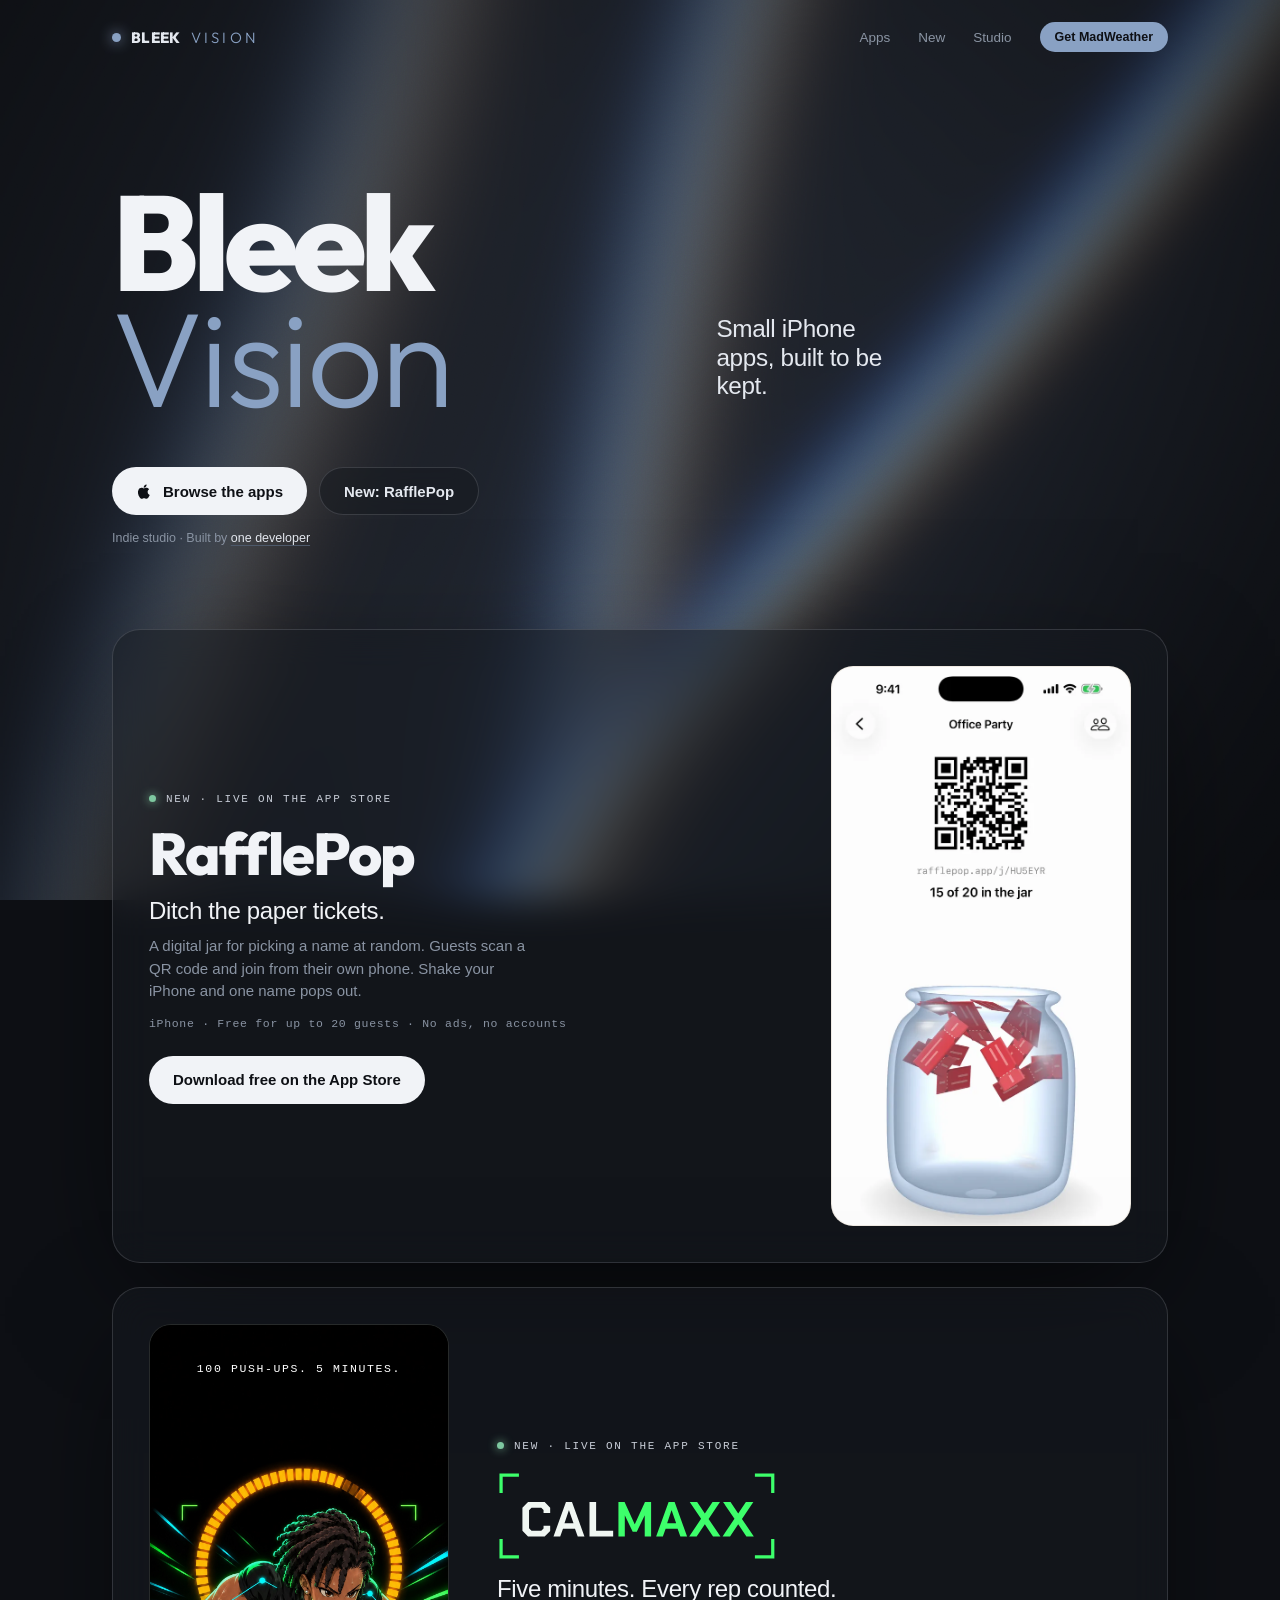
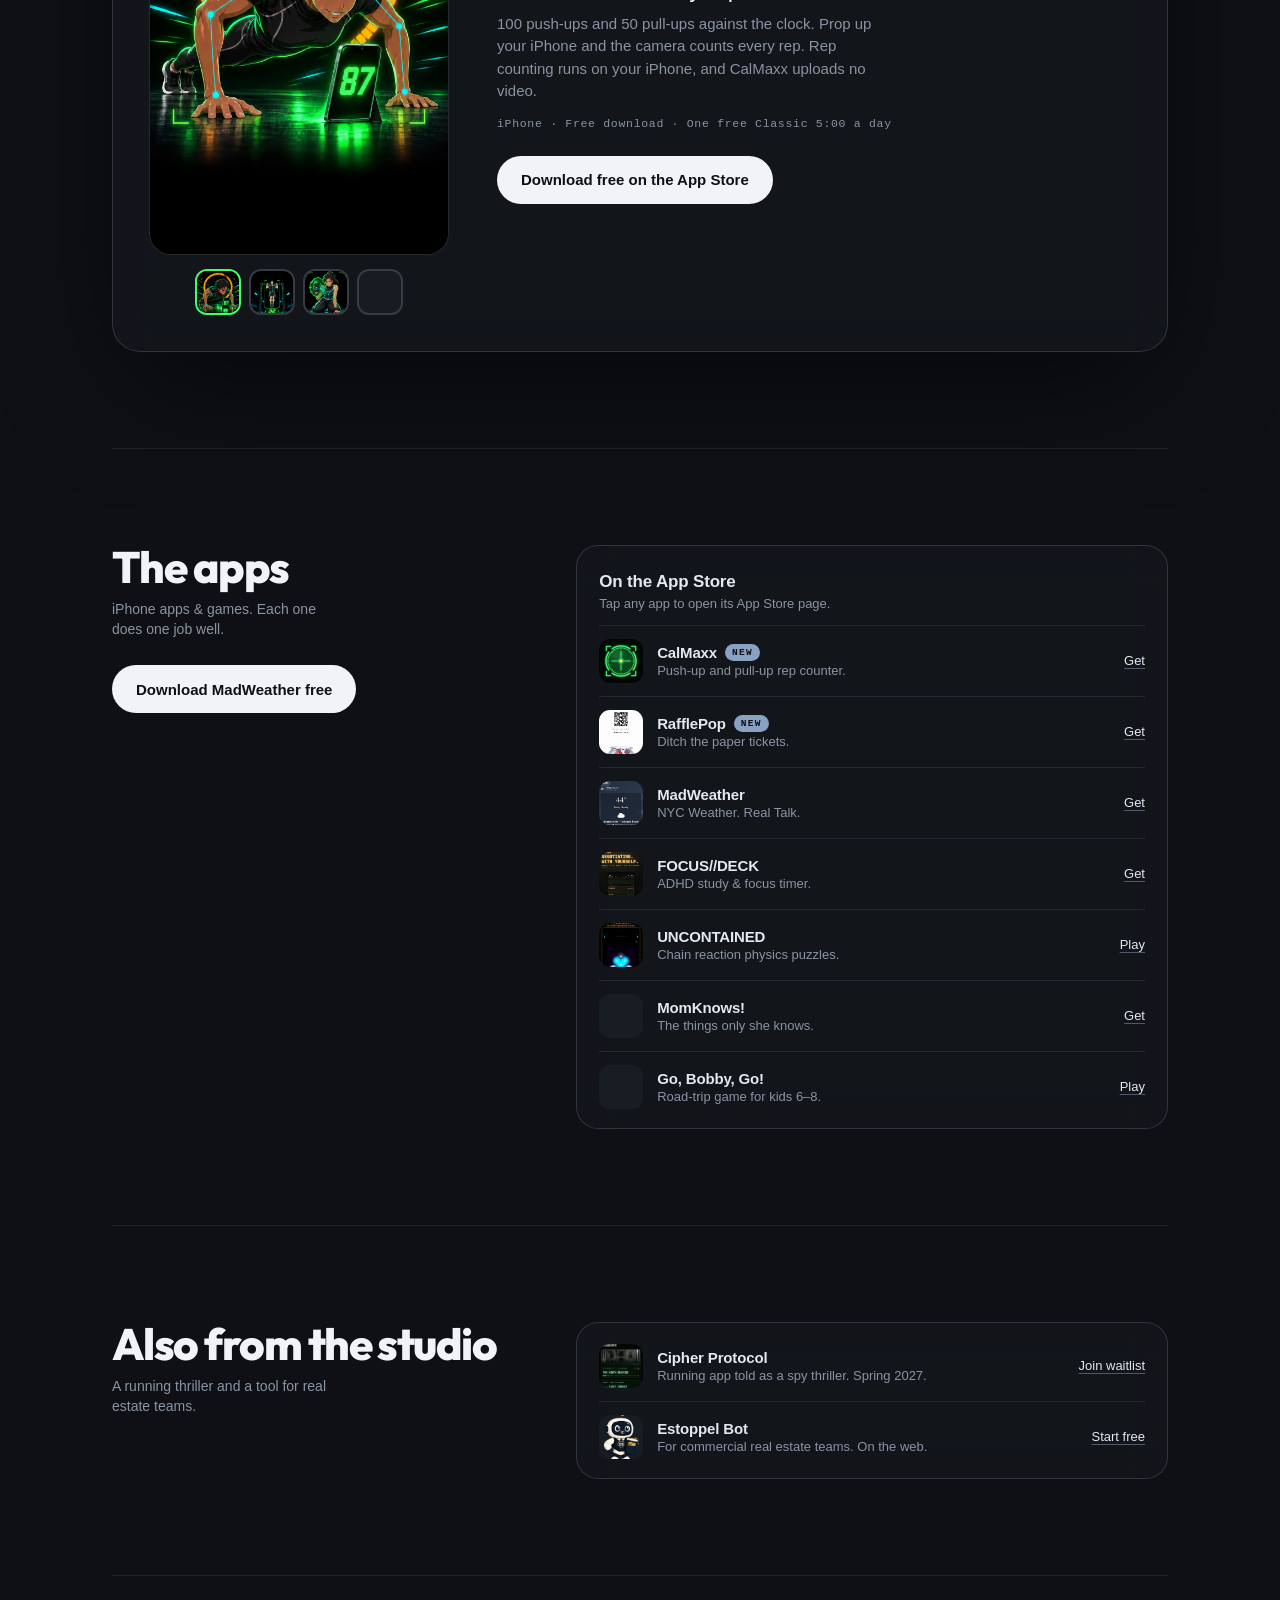
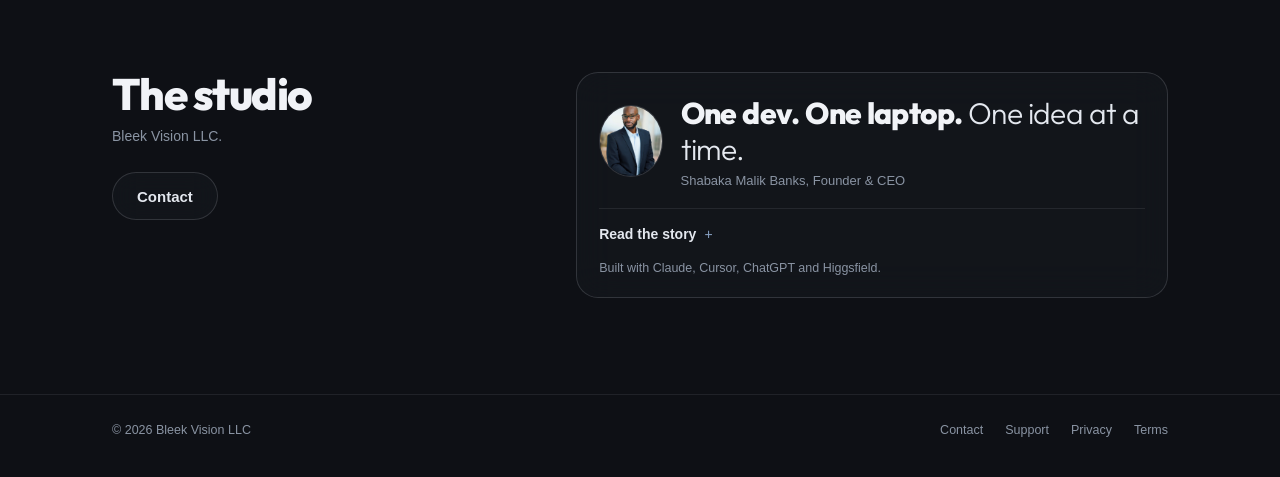
<file: index.html>
<!doctype html>
<!--
  index.html
  Bleek Vision Website

  Created by Shabaka Malik Banks on 5/29/26.
  Copyright © 2026 Bleek Vision LLC. All rights reserved.
-->
<html lang="en">
<head>
  <meta charset="utf-8" />
  <meta name="viewport" content="width=device-width, initial-scale=1" />
  <title>Bleek Vision | iPhone Apps &amp; Games: MadWeather, FOCUS//DECK, UNCONTAINED</title>
  <meta name="description" content="iPhone apps and games from indie studio Bleek Vision: MadWeather NYC weather, FOCUS//DECK ADHD focus timer, UNCONTAINED puzzle game, MomKnows! and new CalMaxx." />
  <!-- Smart App Banner: iPhone Safari visitors get a one-tap install for the flagship app -->
  <meta name="apple-itunes-app" content="app-id=6758524351" />
  <meta name="theme-color" content="#0E1015" />
  <meta property="og:title" content="Bleek Vision | iPhone Apps &amp; Games" />
  <meta property="og:url" content="https://bleekvision.com/" />
  <meta property="og:site_name" content="Bleek Vision" />
  <meta property="og:description" content="An independent app developer with a point of view. Apps made to be genuinely useful, a little surprising, and worth keeping around." />
  <meta property="og:type" content="website" />
  <meta property="og:image" content="https://bleekvision.com/assets/og-image.png" />
  <meta property="og:image:width" content="1200" />
  <meta property="og:image:height" content="630" />
  <meta name="twitter:card" content="summary_large_image" />
  <meta name="twitter:title" content="Bleek Vision | iPhone Apps &amp; Games" />
  <meta name="twitter:description" content="An independent app developer with a point of view. Apps made to be genuinely useful, a little surprising, and worth keeping around." />
  <meta name="twitter:image" content="https://bleekvision.com/assets/og-image.png" />
  <link rel="canonical" href="https://bleekvision.com/" />
  <!-- IndexNow key for Bing / Yandex / DuckDuckGo instant indexing -->
  <meta name="indexnow-key" content="bc05497c4b12b8e6ee8e30f4d3a78a6c" />
  <!-- Google Search Console verification — paste your code from GSC → Settings → Ownership verification → HTML tag -->
  <meta name="google-site-verification" content="nJT-FZmITAw1BhvLOfi_98-QEOp6mbllVXrl9Dnk7NA" />
  <!-- Bing Webmaster Tools verification — paste your code from BWT → Settings → Access → Meta tag -->
  <meta name="msvalidate.01" content="9193AE8FFB8897971DFC5AFD0C61ED56" />
  <link rel="icon" href="assets/bleek-vision-logo.png" />
  <link rel="preconnect" href="https://fonts.googleapis.com">
  <link rel="preconnect" href="https://fonts.gstatic.com" crossorigin>
  <link href="https://fonts.googleapis.com/css2?family=Outfit:wght@300;800&display=swap" rel="stylesheet">
  <link rel="stylesheet" href="site.css" />
  <!-- Structured data — update "url" values to your live domain before deploying -->
  <script type="application/ld+json">
  {
    "@context": "https://schema.org",
    "@graph": [
      {
        "@type": "WebSite",
        "name": "Bleek Vision",
        "url": "https://bleekvision.com/",
        "publisher": { "@type": "Organization", "name": "Bleek Vision LLC" }
      },
      {
        "@type": "ItemList",
        "name": "Bleek Vision apps",
        "itemListOrder": "https://schema.org/ItemListOrderAscending",
        "itemListElement": [
          { "@type": "ListItem", "position": 1, "name": "MadWeather", "url": "https://apps.apple.com/us/app/madweather/id6758524351" },
          { "@type": "ListItem", "position": 2, "name": "FOCUS//DECK", "url": "https://apps.apple.com/us/app/focus-deck-focus-timer/id6771453354" },
          { "@type": "ListItem", "position": 3, "name": "UNCONTAINED", "url": "https://apps.apple.com/us/app/uncontained/id6761268905" },
          { "@type": "ListItem", "position": 4, "name": "MomKnows!", "url": "https://apps.apple.com/us/app/momknows/id6763380814" },
          { "@type": "ListItem", "position": 5, "name": "Go, Bobby, Go! Road Trip", "url": "https://apps.apple.com/us/app/go-bobby-go-road-trip/id6810872232" },
          { "@type": "ListItem", "position": 6, "name": "Estoppel Bot", "url": "https://estoppelbot.com" },
          { "@type": "ListItem", "position": 7, "name": "CalMaxx", "url": "https://apps.apple.com/us/app/calmaxx-rep-counter/id6832640479" }
        ]
      },
      {
        "@type": "Organization",
        "name": "Bleek Vision LLC",
        "url": "https://bleekvision.com",
        "description": "Independent iPhone and iPad app development practice by Shabaka Malik Banks.",
        "founder": { "@type": "Person", "name": "Shabaka Malik Banks" },
        "sameAs": [
          "https://apps.apple.com/us/app/madweather/id6758524351",
          "https://apps.apple.com/us/app/uncontained/id6761268905",
          "https://apps.apple.com/us/app/focus-deck-focus-timer/id6771453354",
          "https://apps.apple.com/us/app/momknows/id6763380814",
          "https://apps.apple.com/us/app/go-bobby-go-road-trip/id6810872232",
          "https://apps.apple.com/us/app/calmaxx-rep-counter/id6832640479",
          "https://estoppelbot.com"
        ]
      },
      {
        "@type": "SoftwareApplication",
        "name": "MadWeather",
        "operatingSystem": "iOS",
        "applicationCategory": "WeatherApplication",
        "url": "https://apps.apple.com/us/app/madweather/id6758524351",
        "description": "NYC weather app with borough personalities. Plain-language forecasts that talk the way New York actually talks.",
        "offers": { "@type": "Offer", "price": "0.00", "priceCurrency": "USD" },
        "author": { "@type": "Organization", "name": "Bleek Vision LLC" }
      },
      {
        "@type": "SoftwareApplication",
        "name": "FOCUS//DECK",
        "operatingSystem": "iOS",
        "applicationCategory": "ProductivityApplication",
        "url": "https://apps.apple.com/us/app/focus-deck-focus-timer/id6771453354",
        "description": "Pocket cyberdeck focus timer for iPhone. Pomodoro, ADHD sprints, and deep work. One-time purchase, no subscription.",
        "offers": { "@type": "Offer", "price": "0.00", "priceCurrency": "USD" },
        "author": { "@type": "Organization", "name": "Bleek Vision LLC" }
      },
      {
        "@type": "SoftwareApplication",
        "name": "UNCONTAINED",
        "operatingSystem": "iOS",
        "applicationCategory": "GameApplication",
        "url": "https://apps.apple.com/us/app/uncontained/id6761268905",
        "description": "Nuclear fission puzzle game for iPhone and iPad. 72 levels, no ads, no timers, no tricks.",
        "offers": { "@type": "Offer", "price": "0.00", "priceCurrency": "USD" },
        "author": { "@type": "Organization", "name": "Bleek Vision LLC" }
      },
      {
        "@type": "SoftwareApplication",
        "name": "Go, Bobby, Go! Road Trip",
        "operatingSystem": "iOS",
        "applicationCategory": "GameApplication",
        "url": "https://apps.apple.com/us/app/go-bobby-go-road-trip/id6810872232",
        "description": "Kids car ride game for iPhone and iPad from the Go, Bobby, Go! picture books. Bobby runs beside the car at your real speed. Made for the back seat. No ads, no in-app purchases, no accounts.",
        "offers": { "@type": "Offer", "price": "1.99", "priceCurrency": "USD" },
        "author": { "@type": "Organization", "name": "Bleek Vision LLC" }
      },
      {
        "@type": "SoftwareApplication",
        "name": "MomKnows!",
        "operatingSystem": "iOS",
        "applicationCategory": "UtilitiesApplication",
        "url": "https://apps.apple.com/us/app/momknows/id6763380814",
        "description": "A private family information vault for iPhone and iPad. Emergency contacts, health records, and family stories — on your device, yours forever. One-time purchase, no subscription.",
        "offers": { "@type": "Offer", "price": "0.00", "priceCurrency": "USD" },
        "author": { "@type": "Organization", "name": "Bleek Vision LLC" }
      },
      {
        "@type": "SoftwareApplication",
        "name": "CalMaxx: Rep Counter",
        "operatingSystem": "iOS",
        "applicationCategory": "HealthApplication",
        "url": "https://apps.apple.com/us/app/calmaxx-rep-counter/id6832640479",
        "description": "Push-up and pull-up rep counter for iPhone. The camera counts every rep in a five-minute calisthenics challenge. Free download with an optional subscription.",
        "offers": { "@type": "Offer", "price": "0.00", "priceCurrency": "USD" },
        "author": { "@type": "Organization", "name": "Bleek Vision LLC" }
      }
    ]
  }
  </script>
</head>
<body>
<script>document.documentElement.classList.add('js');</script>
<!-- Light field: periwinkle beams drawn by WebGL (script at the bottom). -->
<canvas id="field" aria-hidden="true"></canvas>
<div class="grain" aria-hidden="true"></div>

<header class="top">
  <div class="wrap top__inner">
    <a class="mark" href="index.html" aria-label="Bleek Vision — home"><i aria-hidden="true"></i><b>BLEEK</b><span>VISION</span></a>
    <nav class="top__links" aria-label="Main">
      <a href="#apps">Apps</a>
      <a href="#new">New</a>
      <a href="#about">Studio</a>
      <a class="pill-sm" href="https://apps.apple.com/us/app/madweather/id6758524351" target="_blank" rel="noopener">Get MadWeather</a>
    </nav>
  </div>
</header>

<main class="wrap">

  <!-- ──────────  HERO  ────────── -->
  <section class="hero">
    <h1 class="rv"><b>Bleek</b><span>Vision</span></h1>
    <p class="hero__tag rv">Small iPhone apps, built to be kept.</p>
  </section>
  <div class="hero__cta rv">
    <a class="btn btn--solid" href="#apps">
      <svg viewBox="0 0 24 24" fill="currentColor" aria-hidden="true"><path d="M16.4 12.6c0-2.5 2-3.7 2.1-3.8-1.2-1.7-3-1.9-3.6-2-1.5-.2-3 .9-3.8.9-.8 0-2-.9-3.3-.9-1.7 0-3.3 1-4.2 2.6-1.8 3.1-.5 7.7 1.3 10.2.9 1.2 1.9 2.6 3.2 2.6 1.3-.1 1.8-.8 3.3-.8 1.6 0 2 .8 3.4.8 1.4 0 2.3-1.3 3.1-2.5 1-1.4 1.4-2.8 1.4-2.9 0 0-2.8-1.1-2.9-4.2zM13.9 5.2c.7-.8 1.2-2 1-3.2-1 .1-2.3.7-3 1.5-.7.7-1.2 1.9-1.1 3.1 1.2.1 2.3-.6 3.1-1.4z"/></svg>
      Browse the apps
    </a>
    <a class="btn btn--glass" href="#new">New: RafflePop</a>
  </div>
  <p class="fine rv">Indie studio · Built by <a href="#about">one developer</a></p>

  <!-- ──────────  NEW RELEASES  ──────────
       RafflePop, then CalMaxx. Both live. -->
  <section class="feature feature--flip rv" id="new" aria-labelledby="rafflepop-title">
    <div class="feature__media">
      <div class="shot"><img src="assets/products/rafflepop-draw.webp" alt="RafflePop random name picker for iPhone: red raffle tickets tumbling inside a glass jar during a draw, under a QR code guests scan to join." width="660" height="1434" loading="lazy" decoding="async"></div>
    </div>
    <div class="feature__copy">
      <div class="tag tag--live"><i aria-hidden="true"></i>NEW · LIVE ON THE APP STORE</div>
      <h2 id="rafflepop-title" class="feature__title">RafflePop</h2>
      <p class="feature__sub">Ditch the paper tickets.</p>
      <p class="feature__desc">A digital jar for picking a name at random. Guests scan a QR code and join from their own phone. Shake your iPhone and one name pops out.</p>
      <p class="feature__meta">iPhone · Free for up to 20 guests · No ads, no accounts</p>
      <a class="btn btn--solid feature__cta" href="https://apps.apple.com/us/app/rafflepop-random-name-picker/id6833320712" target="_blank" rel="noopener">Download free on the App Store</a>
    </div>
  </section>

  <!-- ──────────  NEW RELEASE · CalMaxx  ────────── -->
  <section class="feature rv" id="calmaxx" aria-labelledby="calmaxx-title">
    <figure class="cmx" id="cmx">
      <div class="cmx__frame">
        <video class="cmx__video" src="assets/calmaxx/promo-P1-pushup.mp4?v=2" poster="assets/calmaxx/promo-P1-pushup.jpg?v=2" width="1080" height="1910" muted loop playsinline preload="metadata" aria-label="CalMaxx art: a woman mid push-up while her propped-up phone counts 87 reps"></video>
        <p class="cmx__caption" aria-hidden="true">100 push-ups. 5 minutes.</p>
      </div>
      <div class="cmx__picker" role="group" aria-label="Choose a CalMaxx athlete">
        <button type="button" class="cmx__pick" aria-pressed="true" data-src="assets/calmaxx/promo-P1-pushup" data-v="2" data-caption="100 push-ups. 5 minutes." data-alt="CalMaxx art: a woman mid push-up while her propped-up phone counts 87 reps"><img src="assets/calmaxx/promo-P1-pushup.jpg?v=2" alt="" width="1080" height="1910" loading="lazy" decoding="async"><span class="sr-only">Push-ups</span></button>
        <button type="button" class="cmx__pick" aria-pressed="false" data-src="assets/calmaxx/promo-P2-pullup" data-caption="50 pull-ups. Every one counted." data-alt="CalMaxx art: a man doing pull-ups while a phone on the floor frames him and counts 32 reps"><img src="assets/calmaxx/promo-P2-pullup.jpg" alt="" width="1080" height="1910" loading="lazy" decoding="async"><span class="sr-only">Pull-ups</span></button>
        <button type="button" class="cmx__pick" aria-pressed="false" data-src="assets/calmaxx/promo-P3-ondevice" data-caption="Counted on your phone" data-alt="CalMaxx art: a woman holds up her phone inside a green shield, showing reps counted on the device"><img src="assets/calmaxx/promo-P3-ondevice.jpg" alt="" width="1080" height="1910" loading="lazy" decoding="async"><span class="sr-only">On-device counting</span></button>
        <button type="button" class="cmx__pick" aria-pressed="false" data-src="assets/calmaxx/promo-P4-waitlist" data-caption="Hit your number" data-alt="CalMaxx art: a man in a number 5 tank top celebrates finishing his set"><img src="assets/calmaxx/promo-P4-waitlist.jpg" alt="" width="1080" height="1910" loading="lazy" decoding="async"><span class="sr-only">Hit your number</span></button>
      </div>
    </figure>
    <div class="feature__copy">
      <div class="tag tag--live"><i aria-hidden="true"></i>NEW · LIVE ON THE APP STORE</div>
      <h2 id="calmaxx-title" class="feature__logo"><img src="assets/calmaxx/calmaxx-wordmark.svg" alt="CalMaxx" width="690" height="220" decoding="async"></h2>
      <p class="feature__sub">Five minutes. Every rep counted.</p>
      <p class="feature__desc">100 push-ups and 50 pull-ups against the clock. Prop up your iPhone and the camera counts every rep. Rep counting runs on your iPhone, and CalMaxx uploads no video.</p>
      <p class="feature__meta">iPhone · Free download · One free Classic 5:00 a day</p>
      <a class="btn btn--solid feature__cta" href="https://apps.apple.com/us/app/calmaxx-rep-counter/id6832640479" target="_blank" rel="noopener">Download free on the App Store</a>
    </div>
  </section>

  <!-- ──────────  APPS  ──────────
       Rows in focus-list order. NEW tag marks the latest release. -->
  <section class="split" id="apps" aria-labelledby="apps-heading">
    <div class="split__side rv">
      <h2 id="apps-heading">The apps</h2>
      <p class="lede">iPhone apps &amp; games. Each one does one job well.</p>
      <a class="btn btn--solid" href="https://apps.apple.com/us/app/madweather/id6758524351" target="_blank" rel="noopener">Download MadWeather free</a>
    </div>
    <div class="panel rv">
      <div class="panel__head"><h3>On the App Store</h3><p>Tap any app to open its App Store page.</p></div>
      <a class="row" id="calmaxx-app" href="https://apps.apple.com/us/app/calmaxx-rep-counter/id6832640479" target="_blank" rel="noopener"><img src="assets/calmaxx/calmaxx-icon.png" alt="" width="176" height="176" loading="lazy" decoding="async"><div><h3 class="row__name">CalMaxx <em>NEW</em></h3><p class="row__desc">Push-up and pull-up rep counter.</p></div><span class="row__go">Get</span></a>
      <a class="row" id="rafflepop" href="https://apps.apple.com/us/app/rafflepop-random-name-picker/id6833320712" target="_blank" rel="noopener"><img src="assets/products/rafflepop-draw.webp" alt="" width="660" height="1434" loading="lazy" decoding="async"><div><h3 class="row__name">RafflePop <em>NEW</em></h3><p class="row__desc">Ditch the paper tickets.</p></div><span class="row__go">Get</span></a>
      <a class="row" id="madweather" href="https://apps.apple.com/us/app/madweather/id6758524351" target="_blank" rel="noopener"><img src="assets/products/madweather-today.png" alt="" width="1284" height="2778" loading="lazy" decoding="async"><div><h3 class="row__name">MadWeather</h3><p class="row__desc">NYC Weather. Real Talk.</p></div><span class="row__go">Get</span></a>
      <a class="row" id="focusdeck" href="https://apps.apple.com/us/app/focus-deck-focus-timer/id6771453354" target="_blank" rel="noopener"><img src="assets/products/focusdeck-cyberdeck.png" alt="" width="1320" height="2868" loading="lazy" decoding="async"><div><h3 class="row__name">FOCUS//DECK</h3><p class="row__desc">ADHD study &amp; focus timer.</p></div><span class="row__go">Get</span></a>
      <a class="row" id="uncontained" href="https://apps.apple.com/us/app/uncontained/id6761268905" target="_blank" rel="noopener"><img src="assets/products/uncontained-dark-matter.png" alt="" width="1242" height="2688" loading="lazy" decoding="async"><div><h3 class="row__name">UNCONTAINED</h3><p class="row__desc">Chain reaction physics puzzles.</p></div><span class="row__go">Play</span></a>
      <a class="row" id="momknows" href="https://apps.apple.com/us/app/momknows/id6763380814" target="_blank" rel="noopener"><img src="assets/products/momknows-crisis.png" alt="" width="1284" height="2778" loading="lazy" decoding="async"><div><h3 class="row__name">MomKnows!</h3><p class="row__desc">The things only she knows.</p></div><span class="row__go">Get</span></a>
      <a class="row" id="gobobbygo" href="https://apps.apple.com/us/app/go-bobby-go-road-trip/id6810872232" target="_blank" rel="noopener"><img src="assets/products/gobobbygo-city.png" alt="" width="990" height="2151" loading="lazy" decoding="async"><div><h3 class="row__name">Go, Bobby, Go!</h3><p class="row__desc">Road-trip game for kids 6–8.</p></div><span class="row__go">Play</span></a>
    </div>
  </section>

  <!-- ──────────  COMING NEXT  ────────── -->
  <section class="split" aria-labelledby="next-heading">
    <div class="split__side rv">
      <h2 id="next-heading">Also from the studio</h2>
      <p class="lede">A running thriller and a tool for real estate teams.</p>
    </div>
    <div class="panel rv">
      <a class="row" id="cipher" href="cipher.html"><img src="assets/cipher/shot-missions.webp" alt="" width="414" height="900" loading="lazy" decoding="async"><div><h3 class="row__name">Cipher Protocol</h3><p class="row__desc">Running app told as a spy thriller. Spring 2027.</p></div><span class="row__go">Join waitlist</span></a>
      <a class="row" id="estoppelbot" href="https://estoppelbot.com" target="_blank" rel="noopener"><img src="assets/products/estoppel-bot-mascot.png" alt="" width="1024" height="1536" loading="lazy" decoding="async"><div><h3 class="row__name">Estoppel Bot</h3><p class="row__desc">For commercial real estate teams. On the web.</p></div><span class="row__go">Start free</span></a>
    </div>
  </section>

  <!-- ──────────  STUDIO  ────────── -->
  <section class="split" id="about" aria-labelledby="about-heading">
    <div class="split__side rv">
      <h2 id="about-heading">The studio</h2>
      <p class="lede">Bleek Vision LLC.</p>
      <a class="btn btn--glass" href="mailto:malik@bleekvision.com">Contact</a>
    </div>
    <div class="panel panel--studio rv">
      <div class="studio">
        <picture class="studio__portrait">
          <source srcset="assets/founder-portrait.webp" type="image/webp" />
          <img src="assets/founder-portrait.png" alt="Shabaka Malik Banks, founder and CEO of Bleek Vision" width="1335" height="2000" loading="lazy" decoding="async" />
        </picture>
        <div>
          <p class="studio__line"><b>One dev. One laptop.</b> One idea at a time.</p>
          <p class="studio__by">Shabaka Malik Banks, Founder &amp; CEO</p>
        </div>
      </div>
      <details class="story">
        <summary>Read the story</summary>
        <p>Growing up in NYC in the '80s and '90s, three things defined cool: video games, Michael Jackson, and Japan. My first real gaming memory is Super Mario Bros. on my cousin's NES. I dragged my mom into the room to watch, then begged her for one that Christmas. She came through. A love story began.</p>
        <p>In 1995, Sony released the PlayStation. Another cousin had one, and we spent an entire holiday break in front of it, surviving on soda and snacks. The futuristic grey shell, the CD discs, the 3D worlds: mind-blowing. It wasn't just a new console. It was proof that games weren't a hobby. They were a way of life. Since then, I've watched gaming grow from something kids did after school into the world's biggest form of entertainment, enjoyed by kids and adults alike.</p>
        <p>Professionally, I've spent 16 years as a paralegal in commercial real estate, working acquisitions and dispositions: concurrent deals, hard deadlines, and documents where one missed detail costs real money. That work taught me to break a complex problem into clear steps. It also showed me, up close, where the tools people depend on fall short. All the while, I watched technology reshape everything around me, and I studied the people driving it: CEOs like Steve Jobs and Satya Nadella, and engineers like Mark Cerny. But what finally pushed me to build was the stories of independent developers who turned one idea into one app with real impact. I learned by shipping projects, with AI as my senior dev, and I took the leap.</p>
        <p>Bleek Vision LLC is where that story continues. Five apps shipped across three categories, a fitness RPG in active development, and a web platform already in the field, all built with AI as a partner in the work. Whenever the format allows, there's a story underneath: a running app told as a spy thriller, a weather app that talks like the city it covers, a puzzle game organized into chapters. That's no accident. It's the kid on the floor with a controller, still asking what makes something worth coming back to.</p>
        <p>I don't plan to stay in one lane. I plan to own every lane I step into.</p>
      </details>
      <p class="studio__tools">Built with Claude, Cursor, ChatGPT and Higgsfield.</p>
    </div>
  </section>

</main>

<footer class="foot" id="contact">
  <div class="wrap foot__inner">
    <span>© 2026 Bleek Vision LLC</span>
    <nav aria-label="Footer"><a href="mailto:malik@bleekvision.com">Contact</a><a href="support.html">Support</a><a href="privacy.html">Privacy</a><a href="terms.html">Terms</a></nav>
  </div>
</footer>

<script>
  // CalMaxx athletes: cycle the four onboarding loops (one pass each), let
  // visitors pick one, and only play while the feature is on screen. Reduced
  // motion gets the still posters only.
  (function () {
    var root = document.getElementById('cmx');
    if (!root) return;
    var video = root.querySelector('.cmx__video');
    var caption = root.querySelector('.cmx__caption');
    var picks = Array.prototype.slice.call(root.querySelectorAll('.cmx__pick'));
    var still = window.matchMedia('(prefers-reduced-motion: reduce)').matches;
    var current = 0, visible = false, chosen = false;

    video.loop = false;
    if (still) { video.removeAttribute('autoplay'); video.pause(); video.preload = 'none'; }

    // Safari refuses to play in Low Power Mode until the visitor touches the
    // page, so retry on their first tap, click or key press.
    var waiting = false;
    function play() {
      var pr = video.play();
      if (pr && pr.catch) pr.catch(function (err) {
        if (!err || err.name !== 'NotAllowedError' || waiting) return;
        waiting = true;
        var events = ['pointerdown', 'touchend', 'keydown'];
        var retry = function () {
          waiting = false;
          events.forEach(function (e) { document.removeEventListener(e, retry, true); });
          if (visible) play();
        };
        events.forEach(function (e) { document.addEventListener(e, retry, true); });
      });
    }

    function show(i) {
      current = i;
      var b = picks[i];
      picks.forEach(function (p, j) { p.setAttribute('aria-pressed', String(j === i)); });
      var q = b.dataset.v ? '?v=' + b.dataset.v : '';
      video.poster = b.dataset.src + '.jpg' + q;
      video.setAttribute('aria-label', b.dataset.alt);
      caption.textContent = b.dataset.caption;
      if (still) return;
      video.src = b.dataset.src + '.mp4' + q;
      if (visible) play();
    }

    video.addEventListener('ended', function () {
      if (chosen) { video.currentTime = 0; play(); }
      else show((current + 1) % picks.length);
    });
    picks.forEach(function (b, i) {
      b.addEventListener('click', function () { chosen = true; show(i); });
    });

    if (!still && 'IntersectionObserver' in window) {
      new IntersectionObserver(function (entries) {
        visible = entries[0].isIntersecting;
        if (visible) play();
        else video.pause();
      }, { threshold: 0.25 }).observe(root);
    } else if (!still) {
      visible = true;
      play();
    }
  })();

  // Reveal on scroll, lightly staggered. Reduced motion shows everything at once (CSS).
  (function () {
    var els = document.querySelectorAll('.rv');
    if (!('IntersectionObserver' in window)) {
      els.forEach(function (el) { el.classList.add('in'); });
      return;
    }
    var io = new IntersectionObserver(function (entries) {
      entries.forEach(function (e) {
        if (!e.isIntersecting) return;
        e.target.classList.add('in');
        io.unobserve(e.target);
      });
    }, { threshold: 0.1 });
    els.forEach(function (el, i) {
      el.style.transitionDelay = (Math.min(i, 4) * 80) + 'ms';
      io.observe(el);
    });
  })();
</script>
<script src="field.js" defer></script>

</body>
</html>
</file>
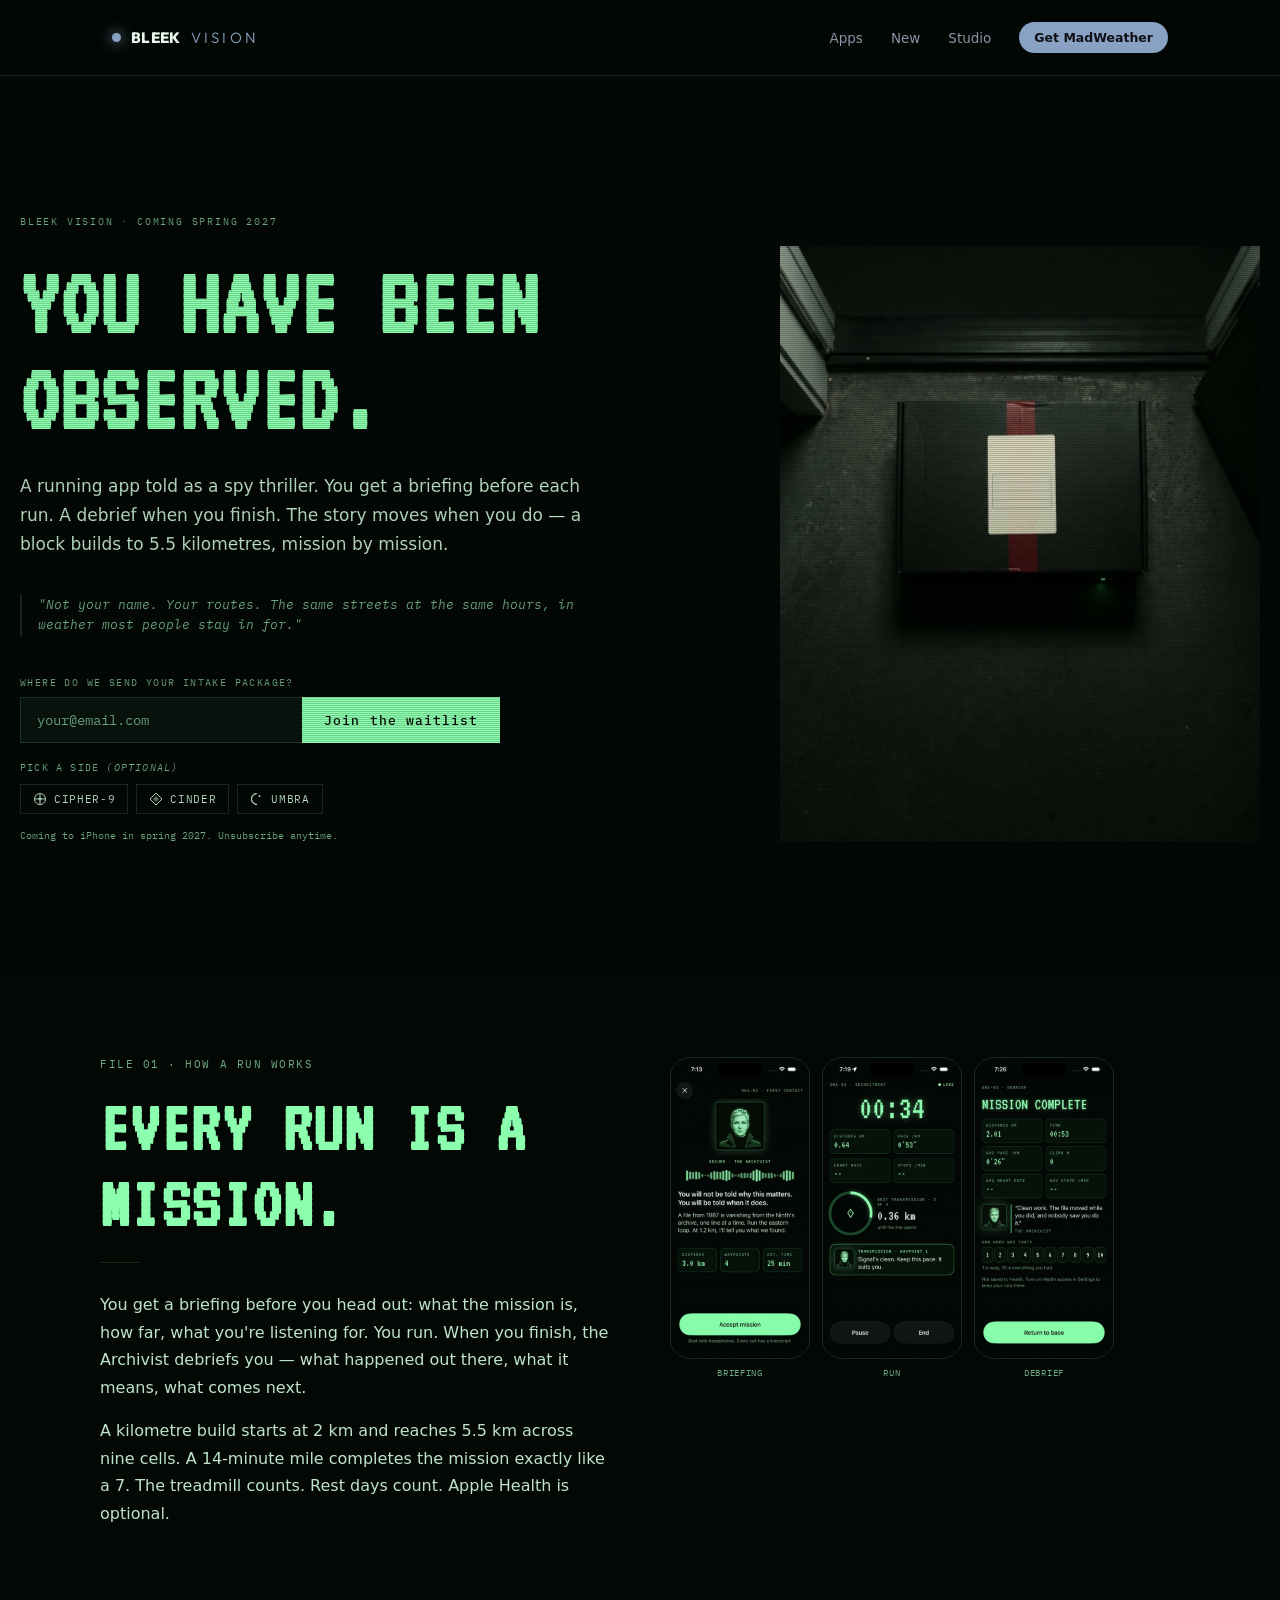
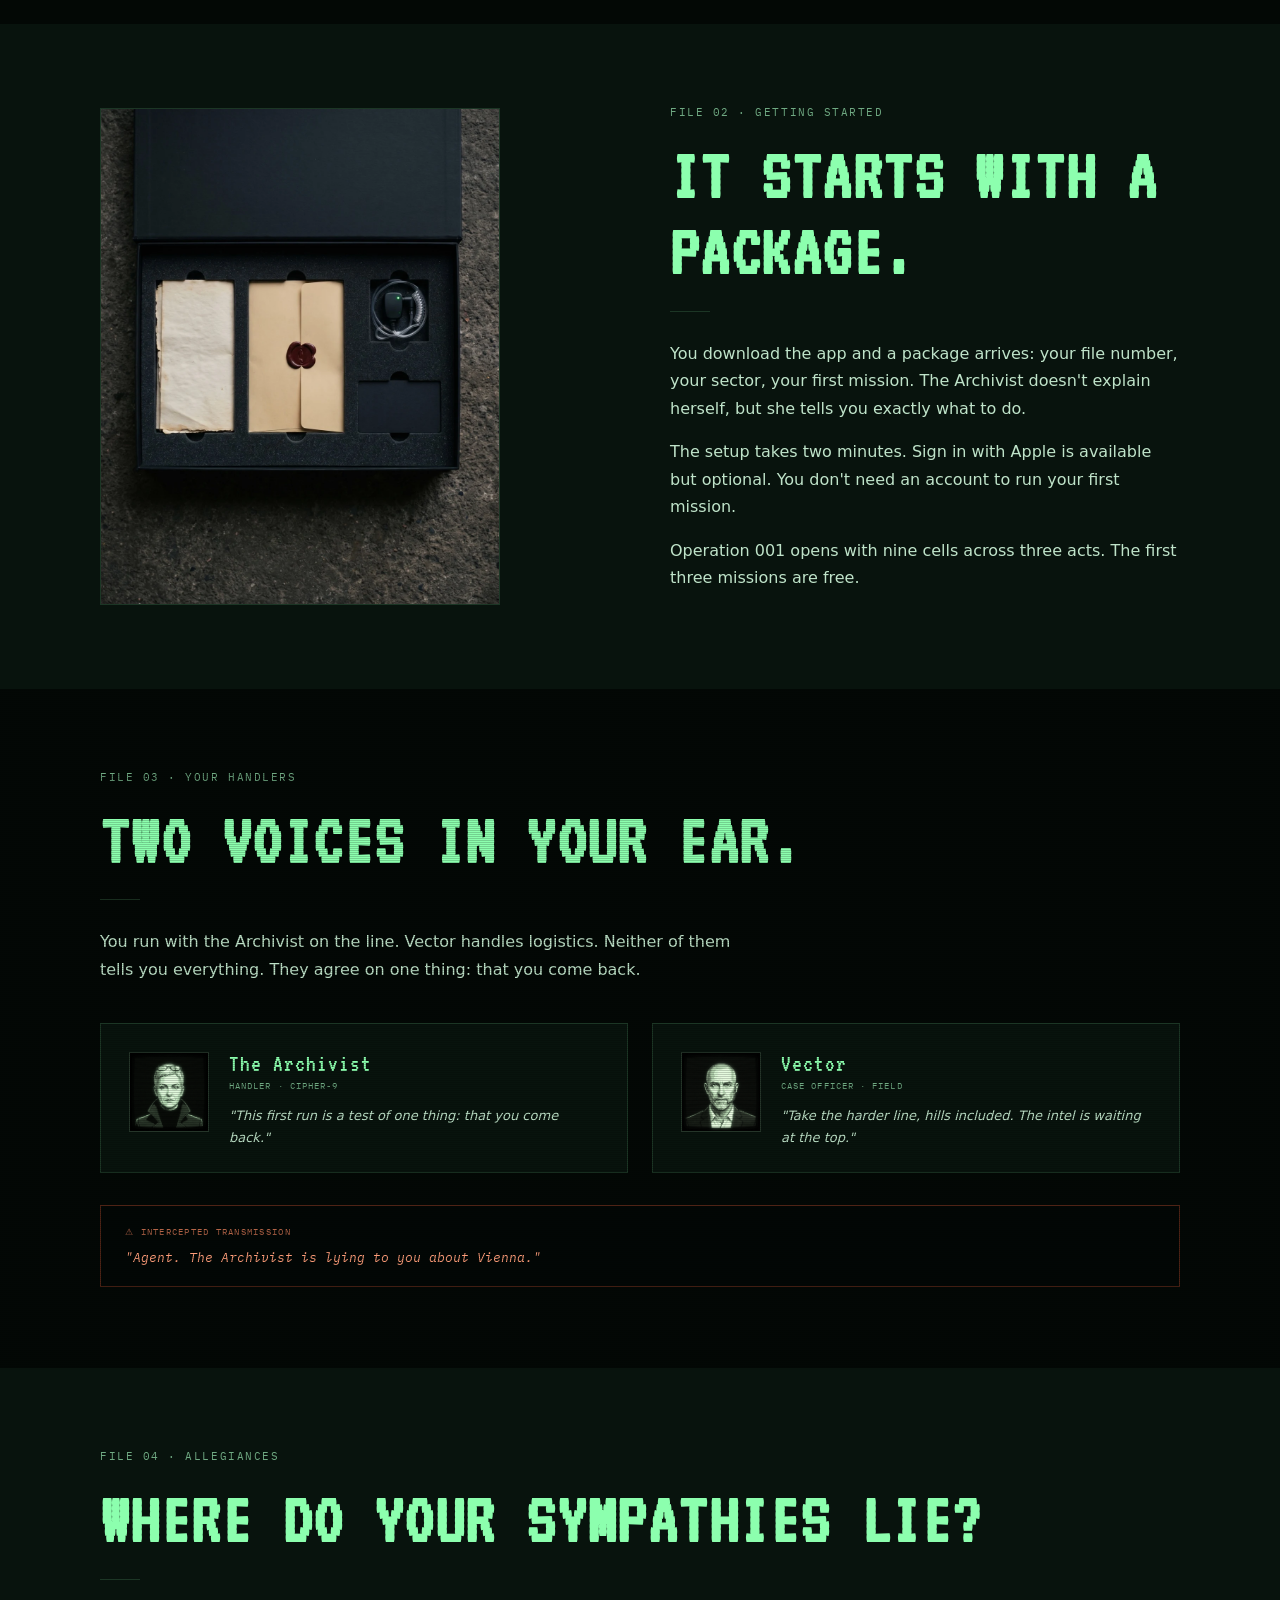
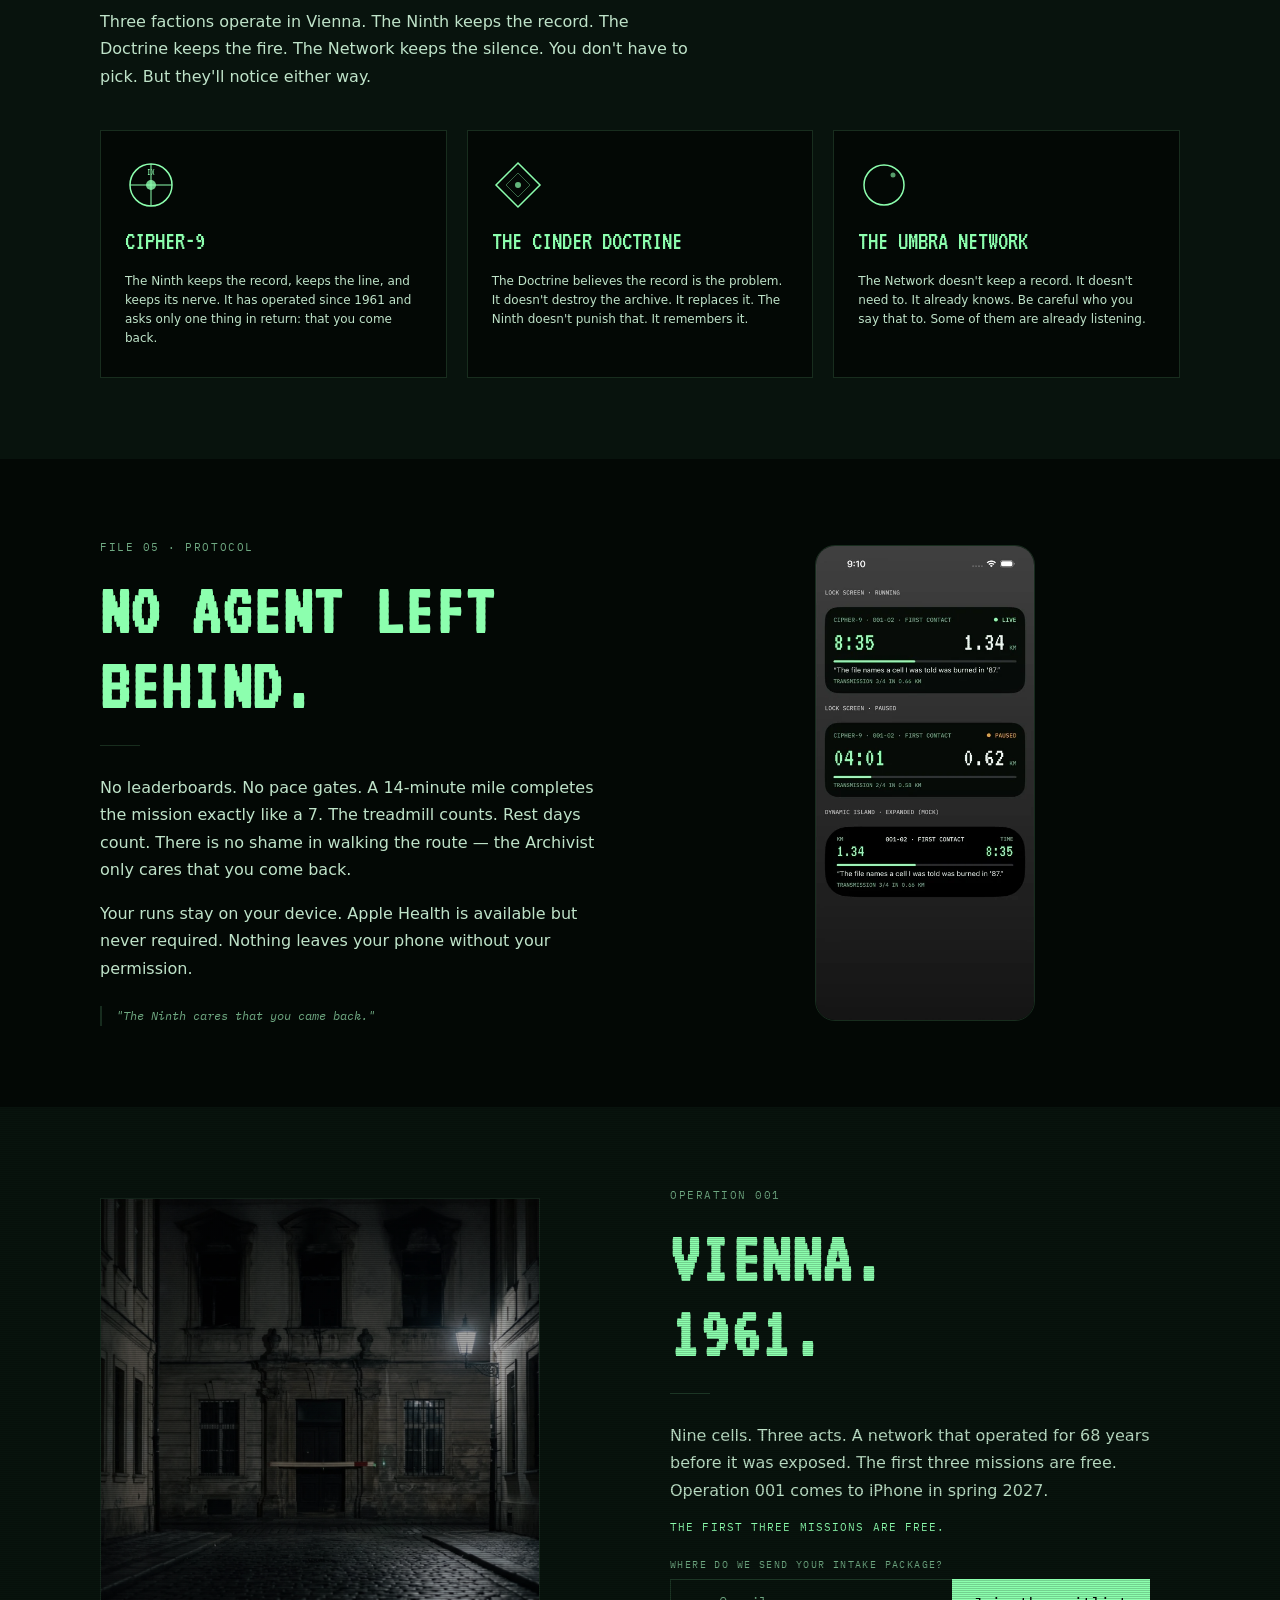
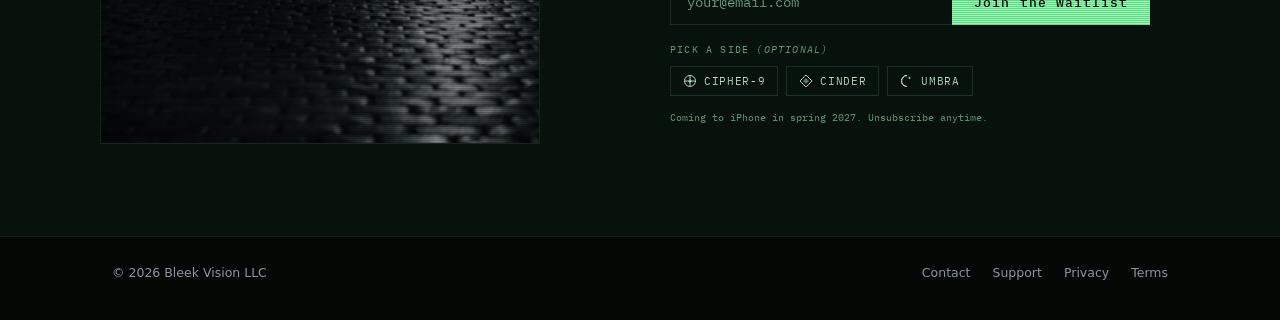
<file: cipher.html>
<!doctype html>
<!--
  cipher.html
  bleek-vision-website

  Created by Shabaka Malik Banks on 9/30/26.
  Copyright © 2026 Bleek Vision LLC. All rights reserved.
-->
<html lang="en">
<head>
  <meta charset="utf-8" />
  <meta name="viewport" content="width=device-width, initial-scale=1" />
  <title>Cipher Protocol — iOS Running App | Bleek Vision</title>
  <meta name="description" content="A running app told as a spy thriller. Briefings before you run. Debriefs when you finish. The story moves when you do. Coming to iPhone in spring 2027." />
  <meta name="theme-color" content="#030805" />
  <meta property="og:title" content="Cipher Protocol — Coming to iPhone" />
  <meta property="og:description" content="A running app told as a spy thriller. The story moves when you do." />
  <meta property="og:type" content="website" />
  <meta property="og:image" content="https://bleekvision.com/assets/cipher/og-cipher.png" />
  <meta property="og:image:width" content="1200" />
  <meta property="og:image:height" content="630" />
  <meta name="twitter:card" content="summary_large_image" />
  <meta name="twitter:title" content="Cipher Protocol — Coming to iPhone" />
  <meta name="twitter:description" content="A running app told as a spy thriller. The story moves when you do." />
  <meta name="twitter:image" content="https://bleekvision.com/assets/cipher/og-cipher.png" />
  <link rel="canonical" href="https://bleekvision.com/cipher" />
  <link rel="icon" href="assets/bleek-vision-logo.png" />
  <!-- Studio fonts (nav/footer) -->
  <link rel="preconnect" href="https://fonts.googleapis.com">
  <link rel="preconnect" href="https://fonts.gstatic.com" crossorigin>
  <!-- Cipher-specific fonts loaded here only -->
  <link href="https://fonts.googleapis.com/css2?family=Outfit:wght@300;800&family=VT323&family=IBM+Plex+Mono:wght@400;500&display=swap" rel="stylesheet">
  <link rel="stylesheet" href="site.css" />
  <!-- Cloudflare Turnstile (invisible) — REPLACE data-sitekey before deploying -->
  <script src="https://challenges.cloudflare.com/turnstile/v0/api.js" async defer></script>
  <style>
    /* ── Cipher page tokens ────────────────────────────────── */
    .cipher {
      --c-ground:   #030805;
      --c-surface:  #08130D;
      --c-phosphor: #8CFFAE;
      --c-text:     #EAF7EE;
      --c-muted:    #BFE3C9;
      --c-label:    #6FA982;
      --c-border:   rgba(140,255,174,0.15);
      --c-scanline: rgba(0,0,0,0.18);
      --c-cta-bg:   #8CFFAE;
      --c-cta-text: #030805;
      --c-dim:      rgba(3,8,5,0.72);
    }

    /* ── Base ──────────────────────────────────────────────── */
    .cipher {
      background: var(--c-ground);
      color: var(--c-text);
      font-family: system-ui, -apple-system, 'Segoe UI', sans-serif;
    }

    .cipher-wrap {
      max-width: 1080px;
      margin: 0 auto;
      padding: 0 20px;
    }

    /* ── CRT scanlines ─────────────────────────────────────── */
    .cipher-crt {
      position: relative;
      overflow: hidden;
    }
    .cipher-crt::after {
      content: '';
      position: absolute;
      inset: 0;
      background: repeating-linear-gradient(
        to bottom,
        transparent 0px,
        transparent 1px,
        var(--c-scanline) 1px,
        var(--c-scanline) 2px
      );
      pointer-events: none;
      z-index: 10;
    }
    @media (prefers-reduced-motion: reduce) {
      .cipher-crt::after { display: none; }
    }

    /* ── Section eyebrows ──────────────────────────────────── */
    .cipher-eyebrow {
      font-family: 'IBM Plex Mono', 'Courier New', monospace;
      font-size: clamp(9px, 1.1vw, 11px);
      letter-spacing: 0.14em;
      text-transform: uppercase;
      color: var(--c-label);
      margin: 0 0 20px;
    }

    /* ── Section headings ──────────────────────────────────── */
    .cipher-h2 {
      font-family: 'VT323', 'Courier New', monospace;
      font-size: clamp(36px, 6vw, 72px);
      line-height: 1.05;
      color: var(--c-phosphor);
      margin: 0 0 20px;
      letter-spacing: 0.02em;
    }

    .cipher-h3 {
      font-family: 'VT323', 'Courier New', monospace;
      font-size: clamp(22px, 3.5vw, 40px);
      color: var(--c-phosphor);
      margin: 0 0 10px;
      letter-spacing: 0.02em;
    }

    .cipher-p {
      font-size: clamp(14px, 1.5vw, 16px);
      line-height: 1.72;
      color: var(--c-muted);
      margin: 0 0 16px;
      max-width: 58ch;
    }

    /* ── Divider ───────────────────────────────────────────── */
    .cipher-divider {
      width: 40px;
      height: 1px;
      background: var(--c-border);
      margin: 0 0 28px;
    }

    /* ─────────────────────────────────────────────────────── */
    /* §1  HERO                                               */
    /* ─────────────────────────────────────────────────────── */
    .cipher-hero {
      min-height: 100svh;
      display: grid;
      grid-template-columns: 1fr 1fr;
      align-items: center;
      gap: 40px;
      padding: clamp(100px, 12vh, 140px) 20px clamp(60px, 8vh, 100px);
      position: relative;
      background: var(--c-ground);
    }

    .cipher-hero__copy { position: relative; z-index: 2; min-width: 0; }

    .cipher-hero__kicker {
      font-family: 'IBM Plex Mono', monospace;
      font-size: clamp(9px, 1vw, 10px);
      letter-spacing: 0.18em;
      text-transform: uppercase;
      color: var(--c-label);
      margin: 0 0 28px;
    }

    .cipher-hero__h1 {
      font-family: 'VT323', 'Courier New', monospace;
      font-size: clamp(44px, 8vw, 96px);
      line-height: 1.0;
      color: var(--c-phosphor);
      margin: 0 0 24px;
      letter-spacing: 0.02em;
    }

    .cipher-hero__pitch {
      font-size: clamp(14px, 1.6vw, 17px);
      line-height: 1.7;
      color: var(--c-muted);
      margin: 0 0 36px;
      max-width: 52ch;
    }

    .cipher-hero__dialogue {
      font-family: 'IBM Plex Mono', monospace;
      font-size: clamp(12px, 1.2vw, 13px);
      color: var(--c-label);
      line-height: 1.6;
      border-left: 2px solid var(--c-border);
      padding-left: 16px;
      margin: 0 0 40px;
      font-style: italic;
    }

    .cipher-hero__img {
      position: relative;
      z-index: 1;
    }

    .cipher-hero__img img {
      width: 100%;
      max-width: 480px;
      height: auto;
      display: block;
      margin-left: auto;
      opacity: 0;
      transform: translateX(32px);
      animation: cipherFadeRight 1.2s cubic-bezier(0.22, 1, 0.36, 1) 0.3s forwards;
    }

    @keyframes cipherFadeRight {
      to { opacity: 1; transform: translateX(0); }
    }

    @media (prefers-reduced-motion: reduce) {
      .cipher-hero__img img {
        opacity: 1;
        transform: none;
        animation: none;
      }
    }

    @media (max-width: 680px) {
      .cipher-hero {
        grid-template-columns: 1fr;
        padding-top: clamp(80px, 14vh, 110px);
      }
      .cipher-hero__img { order: -1; }
      .cipher-hero__img img { max-width: 260px; margin: 0 auto; }
    }

    /* ── Status / confirmation banners ────────────────────── */
    .cipher-banner {
      padding: 16px 20px;
      background: var(--c-surface);
      border: 1px solid var(--c-border);
      margin-bottom: 24px;
    }

    .cipher-banner--confirmed {
      border-color: var(--c-phosphor);
    }

    .cipher-banner__label {
      font-family: 'VT323', monospace;
      font-size: 20px;
      color: var(--c-phosphor);
      margin: 0 0 6px;
      letter-spacing: 0.06em;
    }

    .cipher-banner__body {
      font-size: 13px;
      color: var(--c-muted);
      margin: 0;
      line-height: 1.6;
    }

    /* ─────────────────────────────────────────────────────── */
    /* SIGNUP FORM                                            */
    /* ─────────────────────────────────────────────────────── */
    .cipher-form {
      display: flex;
      flex-direction: column;
      gap: 0;
      max-width: 480px;
    }

    .cipher-form__label {
      font-family: 'IBM Plex Mono', monospace;
      font-size: clamp(9px, 1vw, 10px);
      letter-spacing: 0.14em;
      text-transform: uppercase;
      color: var(--c-label);
      display: block;
      margin-bottom: 8px;
    }

    .cipher-form__row {
      display: flex;
      gap: 0;
    }

    .cipher-form__input {
      flex: 1;
      background: var(--c-surface);
      border: 1px solid var(--c-border);
      border-right: none;
      color: var(--c-text);
      font-size: 14px;
      padding: 13px 16px;
      font-family: 'IBM Plex Mono', monospace;
      outline: none;
      min-width: 0;
      caret-color: var(--c-phosphor);
    }

    .cipher-form__input::placeholder { color: var(--c-label); }

    .cipher-form__input:focus {
      border-color: rgba(140,255,174,0.5);
      box-shadow: 0 0 0 1px rgba(140,255,174,0.2);
    }

    .cipher-form__btn {
      background: var(--c-cta-bg);
      color: var(--c-cta-text);
      border: none;
      padding: 13px 22px;
      font-family: 'IBM Plex Mono', monospace;
      font-size: 13px;
      font-weight: 500;
      letter-spacing: 0.08em;
      cursor: pointer;
      white-space: nowrap;
      transition: opacity 0.15s;
    }

    .cipher-form__btn:hover { opacity: 0.88; }
    .cipher-form__btn:disabled { opacity: 0.5; cursor: not-allowed; }

    .cipher-form__factions {
      margin: 18px 0 0;
    }

    .cipher-form__factions-label {
      font-family: 'IBM Plex Mono', monospace;
      font-size: 10px;
      letter-spacing: 0.12em;
      text-transform: uppercase;
      color: var(--c-label);
      margin: 0 0 10px;
    }

    .cipher-form__chips {
      display: flex;
      gap: 8px;
      flex-wrap: wrap;
    }

    .cipher-chip {
      position: relative;
    }

    .cipher-chip input[type="radio"] {
      position: absolute;
      opacity: 0;
      width: 0;
      height: 0;
    }

    .cipher-chip label {
      display: flex;
      align-items: center;
      gap: 7px;
      font-family: 'IBM Plex Mono', monospace;
      font-size: 11px;
      letter-spacing: 0.06em;
      color: var(--c-muted);
      border: 1px solid var(--c-border);
      padding: 7px 12px;
      cursor: pointer;
      user-select: none;
      transition: border-color 0.15s, color 0.15s, background 0.15s;
    }

    .cipher-chip input:checked + label,
    .cipher-chip label:hover {
      border-color: var(--c-phosphor);
      color: var(--c-phosphor);
      background: rgba(140,255,174,0.06);
    }

    .cipher-chip__icon {
      width: 14px;
      height: 14px;
      flex-shrink: 0;
    }

    .cipher-form__note {
      font-family: 'IBM Plex Mono', monospace;
      font-size: 10px;
      color: var(--c-label);
      margin: 14px 0 0;
      line-height: 1.6;
    }

    .cipher-form__status {
      font-family: 'IBM Plex Mono', monospace;
      font-size: 12px;
      color: var(--c-phosphor);
      margin: 12px 0 0;
      min-height: 1.4em;
      line-height: 1.5;
    }

    .cipher-form__status--error { color: #FF9E7A; }

    /* Honeypot */
    .cipher-form__honey { display: none; }

    /* ─────────────────────────────────────────────────────── */
    /* §2  MISSION BREAKDOWN                                  */
    /* ─────────────────────────────────────────────────────── */
    .cipher-mission {
      padding: clamp(64px, 9vh, 112px) 20px;
      background: var(--c-ground);
    }

    .cipher-mission__inner {
      max-width: 1080px;
      margin: 0 auto;
      display: grid;
      grid-template-columns: 1fr 1fr;
      gap: 60px;
      align-items: start;
    }

    .cipher-mission__screens {
      display: flex;
      gap: 12px;
      overflow-x: auto;
      scroll-snap-type: x mandatory;
      -webkit-overflow-scrolling: touch;
      padding-bottom: 12px;
    }

    .cipher-mission__screens::-webkit-scrollbar { height: 2px; }
    .cipher-mission__screens::-webkit-scrollbar-track { background: var(--c-border); }
    .cipher-mission__screens::-webkit-scrollbar-thumb { background: var(--c-phosphor); }

    .cipher-phone {
      flex: 0 0 auto;
      scroll-snap-align: start;
      width: 140px;
      position: relative;
    }

    .cipher-phone img {
      width: 100%;
      height: auto;
      display: block;
      border-radius: 20px;
      border: 1px solid var(--c-border);
    }

    .cipher-phone__caption {
      font-family: 'IBM Plex Mono', monospace;
      font-size: 9px;
      color: var(--c-label);
      margin: 8px 0 0;
      text-align: center;
      letter-spacing: 0.08em;
      text-transform: uppercase;
    }

    @media (max-width: 680px) {
      .cipher-mission__inner { grid-template-columns: 1fr; gap: 40px; }
    }

    /* ─────────────────────────────────────────────────────── */
    /* §3  INTAKE / GETTING STARTED                           */
    /* ─────────────────────────────────────────────────────── */
    .cipher-intake {
      padding: clamp(64px, 9vh, 112px) 20px;
      background: var(--c-surface);
    }

    .cipher-intake__inner {
      max-width: 1080px;
      margin: 0 auto;
      display: grid;
      grid-template-columns: 1fr 1fr;
      gap: 60px;
      align-items: center;
    }

    .cipher-intake__photo img {
      width: 100%;
      max-width: 400px;
      height: auto;
      display: block;
      border: 1px solid var(--c-border);
    }

    @media (max-width: 680px) {
      .cipher-intake__inner { grid-template-columns: 1fr; gap: 36px; }
      .cipher-intake__photo { order: -1; }
      .cipher-intake__photo img { max-width: 280px; margin: 0 auto; }
    }

    /* ─────────────────────────────────────────────────────── */
    /* §4  HANDLERS                                           */
    /* ─────────────────────────────────────────────────────── */
    .cipher-handlers {
      padding: clamp(64px, 9vh, 112px) 20px;
      background: var(--c-ground);
      position: relative;
    }

    .cipher-handlers__inner {
      max-width: 1080px;
      margin: 0 auto;
    }

    .cipher-handlers__cards {
      display: grid;
      grid-template-columns: 1fr 1fr;
      gap: 24px;
      margin-top: 40px;
    }

    .cipher-handler-card {
      background: var(--c-surface);
      border: 1px solid var(--c-border);
      padding: 28px 28px 24px;
      display: grid;
      grid-template-columns: 80px 1fr;
      gap: 20px;
      align-items: start;
    }

    .cipher-handler-card__portrait img {
      width: 80px;
      height: 80px;
      display: block;
      object-fit: cover;
      border: 1px solid var(--c-border);
      filter: sepia(0.3) saturate(0.6);
    }

    .cipher-handler-card__name {
      font-family: 'VT323', monospace;
      font-size: 24px;
      color: var(--c-phosphor);
      margin: 0 0 4px;
      letter-spacing: 0.04em;
    }

    .cipher-handler-card__role {
      font-family: 'IBM Plex Mono', monospace;
      font-size: 9px;
      letter-spacing: 0.12em;
      color: var(--c-label);
      text-transform: uppercase;
      margin: 0 0 14px;
    }

    .cipher-handler-card__line {
      font-size: 13px;
      color: var(--c-muted);
      line-height: 1.65;
      font-style: italic;
      margin: 0;
    }

    .cipher-intercept {
      margin-top: 32px;
      background: rgba(3,8,5,0.6);
      border: 1px solid rgba(255,100,60,0.3);
      padding: 20px 24px;
      position: relative;
    }

    .cipher-intercept::before {
      content: '⚠ INTERCEPTED TRANSMISSION';
      font-family: 'IBM Plex Mono', monospace;
      font-size: 9px;
      letter-spacing: 0.14em;
      color: rgba(255,140,100,0.7);
      display: block;
      margin-bottom: 12px;
    }

    .cipher-intercept__line {
      font-family: 'IBM Plex Mono', monospace;
      font-size: 13px;
      color: #FF9E7A;
      font-style: italic;
      margin: 0;
    }

    @media (max-width: 680px) {
      .cipher-handlers__cards { grid-template-columns: 1fr; }
    }

    /* ─────────────────────────────────────────────────────── */
    /* §5  FACTIONS / ALLEGIANCES                             */
    /* ─────────────────────────────────────────────────────── */
    .cipher-factions {
      padding: clamp(64px, 9vh, 112px) 20px;
      background: var(--c-surface);
    }

    .cipher-factions__inner {
      max-width: 1080px;
      margin: 0 auto;
    }

    .cipher-factions__grid {
      display: grid;
      grid-template-columns: repeat(3, 1fr);
      gap: 20px;
      margin-top: 40px;
    }

    .cipher-faction-card {
      border: 1px solid var(--c-border);
      padding: 28px 24px;
      display: flex;
      flex-direction: column;
      align-items: flex-start;
      gap: 16px;
      background: var(--c-ground);
    }

    .cipher-faction-card__insignia {
      width: 52px;
      height: 52px;
    }

    .cipher-faction-card__name {
      font-family: 'VT323', monospace;
      font-size: 26px;
      color: var(--c-phosphor);
      margin: 0;
      line-height: 1.1;
    }

    .cipher-faction-card__tagline {
      font-size: 12px;
      color: var(--c-muted);
      line-height: 1.6;
      margin: 0;
    }

    @media (max-width: 680px) {
      .cipher-factions__grid { grid-template-columns: 1fr; }
    }

    /* ─────────────────────────────────────────────────────── */
    /* §6  NO AGENT LEFT BEHIND                               */
    /* ─────────────────────────────────────────────────────── */
    .cipher-inclusive {
      padding: clamp(64px, 9vh, 112px) 20px;
      background: var(--c-ground);
    }

    .cipher-inclusive__inner {
      max-width: 1080px;
      margin: 0 auto;
      display: grid;
      grid-template-columns: 1fr 1fr;
      gap: 60px;
      align-items: center;
    }

    .cipher-inclusive__phone img {
      width: 100%;
      max-width: 220px;
      height: auto;
      display: block;
      border-radius: 20px;
      border: 1px solid var(--c-border);
      margin: 0 auto;
    }

    .cipher-inclusive__ninth {
      font-family: 'IBM Plex Mono', monospace;
      font-size: 12px;
      font-style: italic;
      color: var(--c-label);
      border-left: 2px solid var(--c-border);
      padding-left: 14px;
      margin: 24px 0 0;
      line-height: 1.6;
    }

    @media (max-width: 680px) {
      .cipher-inclusive__inner { grid-template-columns: 1fr; gap: 36px; }
      .cipher-inclusive__phone { order: -1; }
    }

    /* ─────────────────────────────────────────────────────── */
    /* §7  OPERATION 001 / HANDLER SECTION                   */
    /* ─────────────────────────────────────────────────────── */
    .cipher-handler-section {
      padding: clamp(64px, 9vh, 112px) 20px;
      background: var(--c-surface);
      position: relative;
    }

    .cipher-handler-section__inner {
      max-width: 1080px;
      margin: 0 auto;
      display: grid;
      grid-template-columns: 1fr 1fr;
      gap: 60px;
      align-items: center;
    }

    .cipher-handler-section__vienna img {
      width: 100%;
      max-width: 440px;
      height: auto;
      display: block;
      border: 1px solid var(--c-border);
      filter: brightness(0.65) saturate(0.8);
    }

    .cipher-handler-section__free {
      font-family: 'IBM Plex Mono', monospace;
      font-size: 11px;
      letter-spacing: 0.1em;
      color: var(--c-phosphor);
      text-transform: uppercase;
      margin: 0 0 24px;
    }

    @media (max-width: 680px) {
      .cipher-handler-section__inner { grid-template-columns: 1fr; gap: 36px; }
      .cipher-handler-section__vienna { order: -1; }
    }
  </style>
</head>
<body>
<div class="shell cipher cipher-page">

  <!-- ──────────  NAV  ────────── -->
  <header class="top">
  <div class="wrap top__inner">
    <a class="mark" href="index.html" aria-label="Bleek Vision — home"><i aria-hidden="true"></i><b>BLEEK</b><span>VISION</span></a>
    <nav class="top__links" aria-label="Main">
      <a href="index.html#apps">Apps</a>
      <a href="index.html#new">New</a>
      <a href="index.html#about">Studio</a>
      <a class="pill-sm" href="https://apps.apple.com/us/app/madweather/id6758524351" target="_blank" rel="noopener">Get MadWeather</a>
    </nav>
  </div>
</header>

  <main>

  <!-- ──────────  §1 HERO  ────────── -->
  <section class="cipher-hero cipher-crt" aria-labelledby="cipher-hero-h1">
    <div class="cipher-hero__copy">
      <p class="cipher-hero__kicker" aria-hidden="true">BLEEK VISION · COMING SPRING 2027</p>
      <h1 class="cipher-hero__h1" id="cipher-hero-h1">YOU HAVE BEEN<br>OBSERVED.</h1>
      <p class="cipher-hero__pitch">A running app told as a spy thriller. You get a briefing before each run. A debrief when you finish. The story moves when you do — a block builds to 5.5 kilometres, mission by mission.</p>
      <p class="cipher-hero__dialogue">"Not your name. Your routes. The same streets at the same hours, in weather most people stay in for."</p>

      <!-- Confirmation / expired state banners -->
      <div id="cipher-confirmed-banner" class="cipher-banner cipher-banner--confirmed" hidden>
        <p class="cipher-banner__label">YOU'RE ON FILE, AGENT.</p>
        <p class="cipher-banner__body">You're on the waitlist. We'll email you when Operation 001 is ready to run.</p>
      </div>
      <div id="cipher-expired-banner" class="cipher-banner" hidden>
        <p class="cipher-banner__label">LINK EXPIRED.</p>
        <p class="cipher-banner__body">This link has expired. Links last seven days. Join the waitlist again and we'll send a fresh one.</p>
      </div>

      <form class="cipher-form" id="cipher-form-hero" action="/api/subscribe" method="post" novalidate>
        <!-- Honeypot -->
        <input class="cipher-form__honey" type="text" name="website" tabindex="-1" autocomplete="off" aria-hidden="true">
        <input type="hidden" name="source" value="hero">

        <label class="cipher-form__label" for="cipher-email-hero">WHERE DO WE SEND YOUR INTAKE PACKAGE?</label>
        <div class="cipher-form__row">
          <input
            class="cipher-form__input"
            type="email"
            id="cipher-email-hero"
            name="email"
            placeholder="your@email.com"
            autocomplete="email"
            required
            aria-required="true"
            aria-describedby="cipher-status-hero"
          >
          <button class="cipher-form__btn" type="submit">Join the waitlist</button>
        </div>

        <div class="cipher-form__factions">
          <p class="cipher-form__factions-label">Pick a side <span style="color:var(--c-label);font-style:italic;">(optional)</span></p>
          <div class="cipher-form__chips" role="radiogroup" aria-label="Pick a side">
            <div class="cipher-chip">
              <input type="radio" id="hero-cipher9" name="sympathies" value="cipher-9">
              <label for="hero-cipher9">
                <svg class="cipher-chip__icon" viewBox="0 0 14 14" fill="none" aria-hidden="true">
                  <circle cx="7" cy="7" r="5.5" stroke="currentColor" stroke-width="1"/>
                  <line x1="7" y1="1.5" x2="7" y2="12.5" stroke="currentColor" stroke-width="1"/>
                  <line x1="1.5" y1="7" x2="12.5" y2="7" stroke="currentColor" stroke-width="1"/>
                  <circle cx="7" cy="7" r="1.5" fill="currentColor"/>
                </svg>
                CIPHER-9
              </label>
            </div>
            <div class="cipher-chip">
              <input type="radio" id="hero-cinder" name="sympathies" value="cinder">
              <label for="hero-cinder">
                <svg class="cipher-chip__icon" viewBox="0 0 14 14" fill="none" aria-hidden="true">
                  <polygon points="7,1 13,7 7,13 1,7" stroke="currentColor" stroke-width="1" fill="none"/>
                  <polygon points="7,4 10,7 7,10 4,7" fill="currentColor" opacity="0.5"/>
                </svg>
                CINDER
              </label>
            </div>
            <div class="cipher-chip">
              <input type="radio" id="hero-umbra" name="sympathies" value="umbra">
              <label for="hero-umbra">
                <svg class="cipher-chip__icon" viewBox="0 0 14 14" fill="none" aria-hidden="true">
                  <path d="M7 1.5a5.5 5.5 0 1 0 0 11A4 4 0 1 1 7 1.5z" stroke="currentColor" stroke-width="1" fill="none"/>
                  <circle cx="9.5" cy="4" r="1" fill="currentColor"/>
                </svg>
                UMBRA
              </label>
            </div>
          </div>
        </div>

        <!-- Turnstile widget (invisible) — REPLACE 0x4AAA... with your real site key -->
        <div class="cf-turnstile"
             data-sitekey="0x4AAAAAAAAAA_REPLACE_WITH_YOUR_SITEKEY"
             data-callback="onTurnstileToken"
             data-size="invisible"
             data-id="turnstile-hero"
             aria-hidden="true">
        </div>

        <p class="cipher-form__note">Coming to iPhone in spring 2027. Unsubscribe anytime.</p>
        <div class="cipher-form__status" id="cipher-status-hero" role="status" aria-live="polite" aria-atomic="true"></div>
      </form>
    </div>

    <div class="cipher-hero__img" aria-hidden="true">
      <img
        src="assets/cipher/package-sealed.webp"
        alt=""
        width="1127"
        height="1400"
        loading="eager"
        decoding="async"
      >
    </div>
  </section>

  <!-- ──────────  §2 MISSION BREAKDOWN  ────────── -->
  <section class="cipher-mission" aria-labelledby="cipher-mission-h2">
    <div class="cipher-mission__inner">
      <div>
        <p class="cipher-eyebrow">FILE 01 · HOW A RUN WORKS</p>
        <h2 class="cipher-h2" id="cipher-mission-h2">EVERY RUN IS A MISSION.</h2>
        <div class="cipher-divider"></div>
        <p class="cipher-p">You get a briefing before you head out: what the mission is, how far, what you're listening for. You run. When you finish, the Archivist debriefs you — what happened out there, what it means, what comes next.</p>
        <p class="cipher-p">A kilometre build starts at 2 km and reaches 5.5 km across nine cells. A 14-minute mile completes the mission exactly like a 7. The treadmill counts. Rest days count. Apple Health is optional.</p>
      </div>
      <div>
        <div class="cipher-mission__screens" role="img" aria-label="App screenshots: Briefing, Run, Debrief">
          <div class="cipher-phone">
            <img src="assets/cipher/shot-briefing.webp" alt="Briefing screen" width="414" height="900" loading="lazy" decoding="async">
            <p class="cipher-phone__caption">BRIEFING</p>
          </div>
          <div class="cipher-phone">
            <img src="assets/cipher/shot-run-waypoint.webp" alt="Run waypoint screen" width="414" height="900" loading="lazy" decoding="async">
            <p class="cipher-phone__caption">RUN</p>
          </div>
          <div class="cipher-phone">
            <img src="assets/cipher/shot-debrief.webp" alt="Debrief screen" width="414" height="900" loading="lazy" decoding="async">
            <p class="cipher-phone__caption">DEBRIEF</p>
          </div>
        </div>
      </div>
    </div>
  </section>

  <!-- ──────────  §3 INTAKE  ────────── -->
  <section class="cipher-intake" aria-labelledby="cipher-intake-h2">
    <div class="cipher-intake__inner">
      <div class="cipher-intake__photo">
        <img src="assets/cipher/foam-tray.webp" alt="A sealed intake package in a foam equipment tray" width="1127" height="1400" loading="lazy" decoding="async">
      </div>
      <div>
        <p class="cipher-eyebrow">FILE 02 · GETTING STARTED</p>
        <h2 class="cipher-h2" id="cipher-intake-h2">IT STARTS WITH A PACKAGE.</h2>
        <div class="cipher-divider"></div>
        <p class="cipher-p">You download the app and a package arrives: your file number, your sector, your first mission. The Archivist doesn't explain herself, but she tells you exactly what to do.</p>
        <p class="cipher-p">The setup takes two minutes. Sign in with Apple is available but optional. You don't need an account to run your first mission.</p>
        <p class="cipher-p">Operation 001 opens with nine cells across three acts. The first three missions are free.</p>
      </div>
    </div>
  </section>

  <!-- ──────────  §4 HANDLERS  ────────── -->
  <section class="cipher-handlers cipher-crt" aria-labelledby="cipher-handlers-h2">
    <div class="cipher-handlers__inner">
      <p class="cipher-eyebrow">FILE 03 · YOUR HANDLERS</p>
      <h2 class="cipher-h2" id="cipher-handlers-h2">TWO VOICES IN YOUR EAR.</h2>
      <div class="cipher-divider"></div>
      <p class="cipher-p" style="max-width:62ch;">You run with the Archivist on the line. Vector handles logistics. Neither of them tells you everything. They agree on one thing: that you come back.</p>

      <div class="cipher-handlers__cards">
        <div class="cipher-handler-card">
          <div class="cipher-handler-card__portrait">
            <img src="assets/cipher/archivist.webp" alt="The Archivist — a shadowed portrait" width="1400" height="1400" loading="lazy" decoding="async">
          </div>
          <div>
            <p class="cipher-handler-card__name">The Archivist</p>
            <p class="cipher-handler-card__role">Handler · CIPHER-9</p>
            <p class="cipher-handler-card__line">"This first run is a test of one thing: that you come back."</p>
          </div>
        </div>
        <div class="cipher-handler-card">
          <div class="cipher-handler-card__portrait">
            <img src="assets/cipher/vector.webp" alt="Vector — a case officer portrait" width="1400" height="1400" loading="lazy" decoding="async">
          </div>
          <div>
            <p class="cipher-handler-card__name">Vector</p>
            <p class="cipher-handler-card__role">Case Officer · Field</p>
            <p class="cipher-handler-card__line">"Take the harder line, hills included. The intel is waiting at the top."</p>
          </div>
        </div>
      </div>

      <div class="cipher-intercept" role="note" aria-label="Intercepted transmission">
        <p class="cipher-intercept__line">"Agent. The Archivist is lying to you about Vienna."</p>
      </div>
    </div>
  </section>

  <!-- ──────────  §5 ALLEGIANCES  ────────── -->
  <section class="cipher-factions" aria-labelledby="cipher-factions-h2">
    <div class="cipher-factions__inner">
      <p class="cipher-eyebrow">FILE 04 · ALLEGIANCES</p>
      <h2 class="cipher-h2" id="cipher-factions-h2">WHERE DO YOUR SYMPATHIES LIE?</h2>
      <div class="cipher-divider"></div>
      <p class="cipher-p">Three factions operate in Vienna. The Ninth keeps the record. The Doctrine keeps the fire. The Network keeps the silence. You don't have to pick. But they'll notice either way.</p>

      <div class="cipher-factions__grid">
        <!-- CIPHER-9 -->
        <div class="cipher-faction-card">
          <svg class="cipher-faction-card__insignia" viewBox="0 0 52 52" fill="none" aria-hidden="true">
            <circle cx="26" cy="26" r="21" stroke="#8CFFAE" stroke-width="1.5"/>
            <line x1="26" y1="5" x2="26" y2="47" stroke="#8CFFAE" stroke-width="1"/>
            <line x1="5" y1="26" x2="47" y2="26" stroke="#8CFFAE" stroke-width="1"/>
            <circle cx="26" cy="26" r="5" fill="#8CFFAE" opacity="0.8"/>
            <text x="26" y="16" font-family="VT323,monospace" font-size="9" fill="#8CFFAE" text-anchor="middle">IX</text>
          </svg>
          <p class="cipher-faction-card__name">CIPHER-9</p>
          <p class="cipher-faction-card__tagline">The Ninth keeps the record, keeps the line, and keeps its nerve. It has operated since 1961 and asks only one thing in return: that you come back.</p>
        </div>
        <!-- Cinder -->
        <div class="cipher-faction-card">
          <svg class="cipher-faction-card__insignia" viewBox="0 0 52 52" fill="none" aria-hidden="true">
            <polygon points="26,4 48,26 26,48 4,26" stroke="#8CFFAE" stroke-width="1.5" fill="none"/>
            <polygon points="26,14 38,26 26,38 14,26" stroke="#8CFFAE" stroke-width="0.75" fill="none" opacity="0.5"/>
            <circle cx="26" cy="26" r="3" fill="#8CFFAE" opacity="0.7"/>
          </svg>
          <p class="cipher-faction-card__name">THE CINDER DOCTRINE</p>
          <p class="cipher-faction-card__tagline">The Doctrine believes the record is the problem. It doesn't destroy the archive. It replaces it. The Ninth doesn't punish that. It remembers it.</p>
        </div>
        <!-- Umbra -->
        <div class="cipher-faction-card">
          <svg class="cipher-faction-card__insignia" viewBox="0 0 52 52" fill="none" aria-hidden="true">
            <circle cx="26" cy="26" r="20" stroke="#8CFFAE" stroke-width="1.5" fill="none"/>
            <path d="M26 6a20 20 0 1 0 0 40 14 14 0 1 1 0-40z" stroke="none" fill="#8CFFAE" opacity="0.15"/>
            <circle cx="35" cy="16" r="2.5" fill="#8CFFAE" opacity="0.6"/>
          </svg>
          <p class="cipher-faction-card__name">THE UMBRA NETWORK</p>
          <p class="cipher-faction-card__tagline">The Network doesn't keep a record. It doesn't need to. It already knows. Be careful who you say that to. Some of them are already listening.</p>
        </div>
      </div>
    </div>
  </section>

  <!-- ──────────  §6 NO AGENT LEFT BEHIND  ────────── -->
  <section class="cipher-inclusive" aria-labelledby="cipher-inclusive-h2">
    <div class="cipher-inclusive__inner">
      <div>
        <p class="cipher-eyebrow">FILE 05 · PROTOCOL</p>
        <h2 class="cipher-h2" id="cipher-inclusive-h2">NO AGENT LEFT BEHIND.</h2>
        <div class="cipher-divider"></div>
        <p class="cipher-p">No leaderboards. No pace gates. A 14-minute mile completes the mission exactly like a 7. The treadmill counts. Rest days count. There is no shame in walking the route — the Archivist only cares that you come back.</p>
        <p class="cipher-p">Your runs stay on your device. Apple Health is available but never required. Nothing leaves your phone without your permission.</p>
        <blockquote class="cipher-inclusive__ninth">
          <p style="margin:0;">"The Ninth cares that you came back."</p>
        </blockquote>
      </div>
      <div class="cipher-inclusive__phone">
        <img src="assets/cipher/shot-live-activity.webp" alt="Cipher Protocol Live Activity on iPhone lock screen showing mission progress" width="414" height="900" loading="lazy" decoding="async">
      </div>
    </div>
  </section>

  <!-- ──────────  §7 OPERATION 001 / SECOND SIGNUP  ────────── -->
  <section class="cipher-handler-section cipher-crt" aria-labelledby="cipher-operation-h2">
    <div class="cipher-handler-section__inner">
      <div class="cipher-handler-section__vienna">
        <img src="assets/cipher/vienna.webp" alt="Vienna, 1961 — a darkened street at dusk" width="1127" height="1400" loading="lazy" decoding="async">
      </div>
      <div>
        <p class="cipher-eyebrow">OPERATION 001</p>
        <h2 class="cipher-h2" id="cipher-operation-h2">VIENNA.<br>1961.</h2>
        <div class="cipher-divider"></div>
        <p class="cipher-p">Nine cells. Three acts. A network that operated for 68 years before it was exposed. The first three missions are free. Operation 001 comes to iPhone in spring 2027.</p>
        <p class="cipher-handler-section__free">THE FIRST THREE MISSIONS ARE FREE.</p>

        <form class="cipher-form" id="cipher-form-footer" action="/api/subscribe" method="post" novalidate>
          <!-- Honeypot -->
          <input class="cipher-form__honey" type="text" name="website" tabindex="-1" autocomplete="off" aria-hidden="true">
          <input type="hidden" name="source" value="footer">

          <label class="cipher-form__label" for="cipher-email-footer">WHERE DO WE SEND YOUR INTAKE PACKAGE?</label>
          <div class="cipher-form__row">
            <input
              class="cipher-form__input"
              type="email"
              id="cipher-email-footer"
              name="email"
              placeholder="your@email.com"
              autocomplete="email"
              required
              aria-required="true"
              aria-describedby="cipher-status-footer"
            >
            <button class="cipher-form__btn" type="submit">Join the waitlist</button>
          </div>

          <div class="cipher-form__factions">
            <p class="cipher-form__factions-label">Pick a side <span style="color:var(--c-label);font-style:italic;">(optional)</span></p>
            <div class="cipher-form__chips" role="radiogroup" aria-label="Pick a side">
              <div class="cipher-chip">
                <input type="radio" id="footer-cipher9" name="sympathies" value="cipher-9">
                <label for="footer-cipher9">
                  <svg class="cipher-chip__icon" viewBox="0 0 14 14" fill="none" aria-hidden="true">
                    <circle cx="7" cy="7" r="5.5" stroke="currentColor" stroke-width="1"/>
                    <line x1="7" y1="1.5" x2="7" y2="12.5" stroke="currentColor" stroke-width="1"/>
                    <line x1="1.5" y1="7" x2="12.5" y2="7" stroke="currentColor" stroke-width="1"/>
                    <circle cx="7" cy="7" r="1.5" fill="currentColor"/>
                  </svg>
                  CIPHER-9
                </label>
              </div>
              <div class="cipher-chip">
                <input type="radio" id="footer-cinder" name="sympathies" value="cinder">
                <label for="footer-cinder">
                  <svg class="cipher-chip__icon" viewBox="0 0 14 14" fill="none" aria-hidden="true">
                    <polygon points="7,1 13,7 7,13 1,7" stroke="currentColor" stroke-width="1" fill="none"/>
                    <polygon points="7,4 10,7 7,10 4,7" fill="currentColor" opacity="0.5"/>
                  </svg>
                  CINDER
                </label>
              </div>
              <div class="cipher-chip">
                <input type="radio" id="footer-umbra" name="sympathies" value="umbra">
                <label for="footer-umbra">
                  <svg class="cipher-chip__icon" viewBox="0 0 14 14" fill="none" aria-hidden="true">
                    <path d="M7 1.5a5.5 5.5 0 1 0 0 11A4 4 0 1 1 7 1.5z" stroke="currentColor" stroke-width="1" fill="none"/>
                    <circle cx="9.5" cy="4" r="1" fill="currentColor"/>
                  </svg>
                  UMBRA
                </label>
              </div>
            </div>
          </div>

          <!-- Turnstile widget (invisible) -->
          <div class="cf-turnstile"
               data-sitekey="0x4AAAAAAAAAA_REPLACE_WITH_YOUR_SITEKEY"
               data-callback="onTurnstileToken"
               data-size="invisible"
               data-id="turnstile-footer"
               aria-hidden="true">
          </div>

          <p class="cipher-form__note">Coming to iPhone in spring 2027. Unsubscribe anytime.</p>
          <div class="cipher-form__status" id="cipher-status-footer" role="status" aria-live="polite" aria-atomic="true"></div>
        </form>
      </div>
    </div>
  </section>

  </main>

  <!-- ──────────  FOOTER  ────────── -->
  <footer class="foot" id="contact">
  <div class="wrap foot__inner">
    <span>© 2026 Bleek Vision LLC</span>
    <nav aria-label="Footer"><a href="mailto:malik@bleekvision.com">Contact</a><a href="support.html">Support</a><a href="privacy.html">Privacy</a><a href="terms.html">Terms</a></nav>
  </div>
</footer>

</div><!-- /.shell.cipher -->

<script>
(function () {
  // ── URL param banners ───────────────────────────────────
  var params = new URLSearchParams(window.location.search);
  if (params.get('confirmed') === '1') {
    document.getElementById('cipher-confirmed-banner').hidden = false;
    // Clean URL without reload
    window.history.replaceState(null, '', window.location.pathname);
  }
  if (params.get('expired') === '1') {
    document.getElementById('cipher-expired-banner').hidden = false;
    window.history.replaceState(null, '', window.location.pathname);
  }

  // ── Turnstile token store ───────────────────────────────
  var _tokenHero   = '';
  var _tokenFooter = '';

  window.onTurnstileToken = function (token) {
    // Turnstile calls this with the widget id as 2nd arg in some versions
    // Assign to both (only one form is active at a time)
    _tokenHero = token;
    _tokenFooter = token;
  };

  // ── Form submit handler ─────────────────────────────────
  function wireForm(formId, emailId, statusId, source) {
    var form    = document.getElementById(formId);
    var emailEl = document.getElementById(emailId);
    var statusEl = document.getElementById(statusId);
    var btn     = form.querySelector('button[type="submit"]');

    form.addEventListener('submit', function (e) {
      e.preventDefault();

      var email      = emailEl.value.trim();
      var sympathies = (form.querySelector('input[name="sympathies"]:checked') || {}).value || '';
      var honeypot   = form.querySelector('input[name="website"]').value;
      var cfToken    = source === 'hero' ? _tokenHero : _tokenFooter;

      // Client-side email validation
      if (!/^[^\s@]+@[^\s@]+\.[^\s@]{2,}$/.test(email)) {
        setStatus(statusEl, "That address won't reach you. Check it and try again.", true);
        emailEl.focus();
        return;
      }

      btn.disabled = true;
      setStatus(statusEl, '...', false);

      fetch('/api/subscribe', {
        method: 'POST',
        headers: { 'Content-Type': 'application/json' },
        body: JSON.stringify({ email: email, sympathies: sympathies, source: source, turnstileToken: cfToken, honeypot: honeypot }),
      })
        .then(function (r) { return r.json(); })
        .then(function (data) {
          btn.disabled = false;
          if (data.ok) {
            setStatus(statusEl, data.message || 'CHECK YOUR INBOX, AGENT.', false);
            form.reset();
          } else {
            setStatus(statusEl, data.error || 'The line dropped. Try again.', true);
          }
          // Reset Turnstile for next submit
          if (window.turnstile) { window.turnstile.reset(); }
        })
        .catch(function () {
          btn.disabled = false;
          setStatus(statusEl, 'The line dropped. Try again.', true);
          if (window.turnstile) { window.turnstile.reset(); }
        });
    });
  }

  function setStatus(el, msg, isError) {
    el.textContent = msg;
    el.className = 'cipher-form__status' + (isError ? ' cipher-form__status--error' : '');
  }

  wireForm('cipher-form-hero',   'cipher-email-hero',   'cipher-status-hero',   'hero');
  wireForm('cipher-form-footer', 'cipher-email-footer', 'cipher-status-footer', 'footer');
}());
</script>

</body>
</html>
</file>
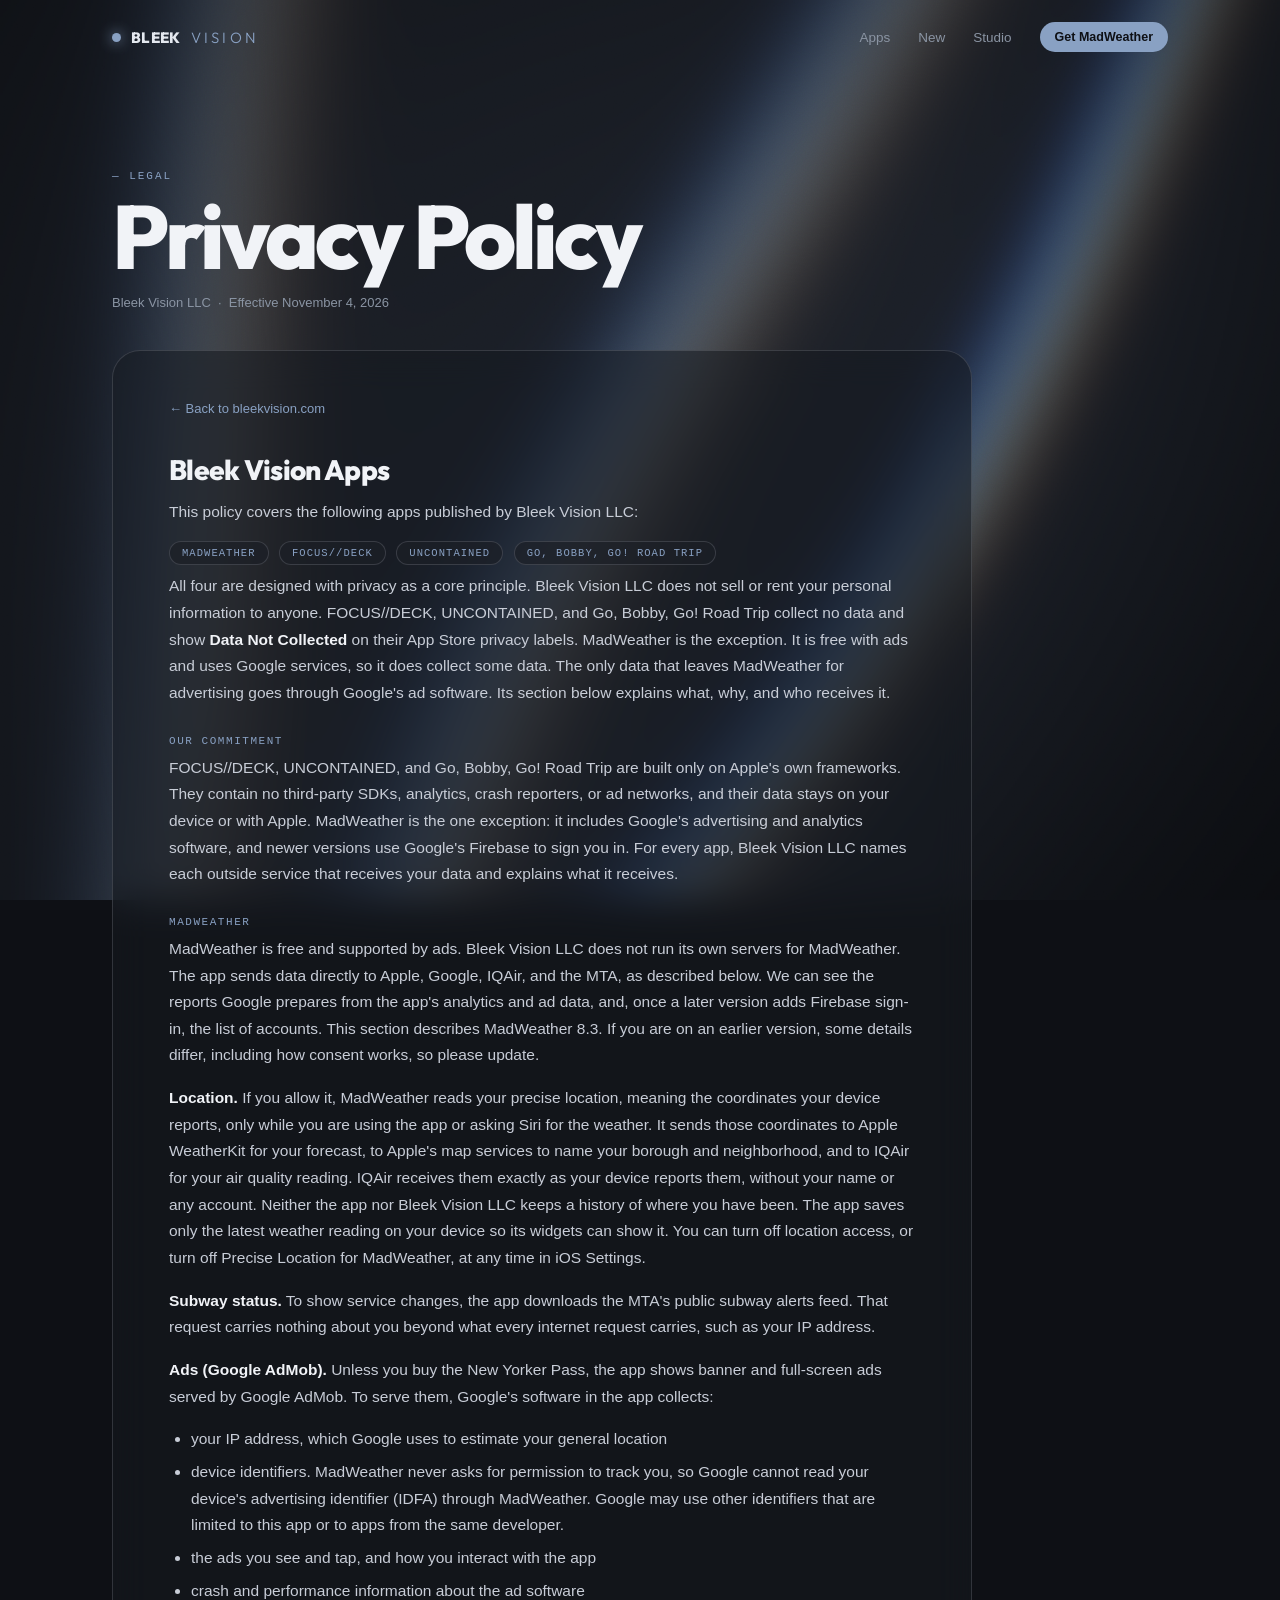
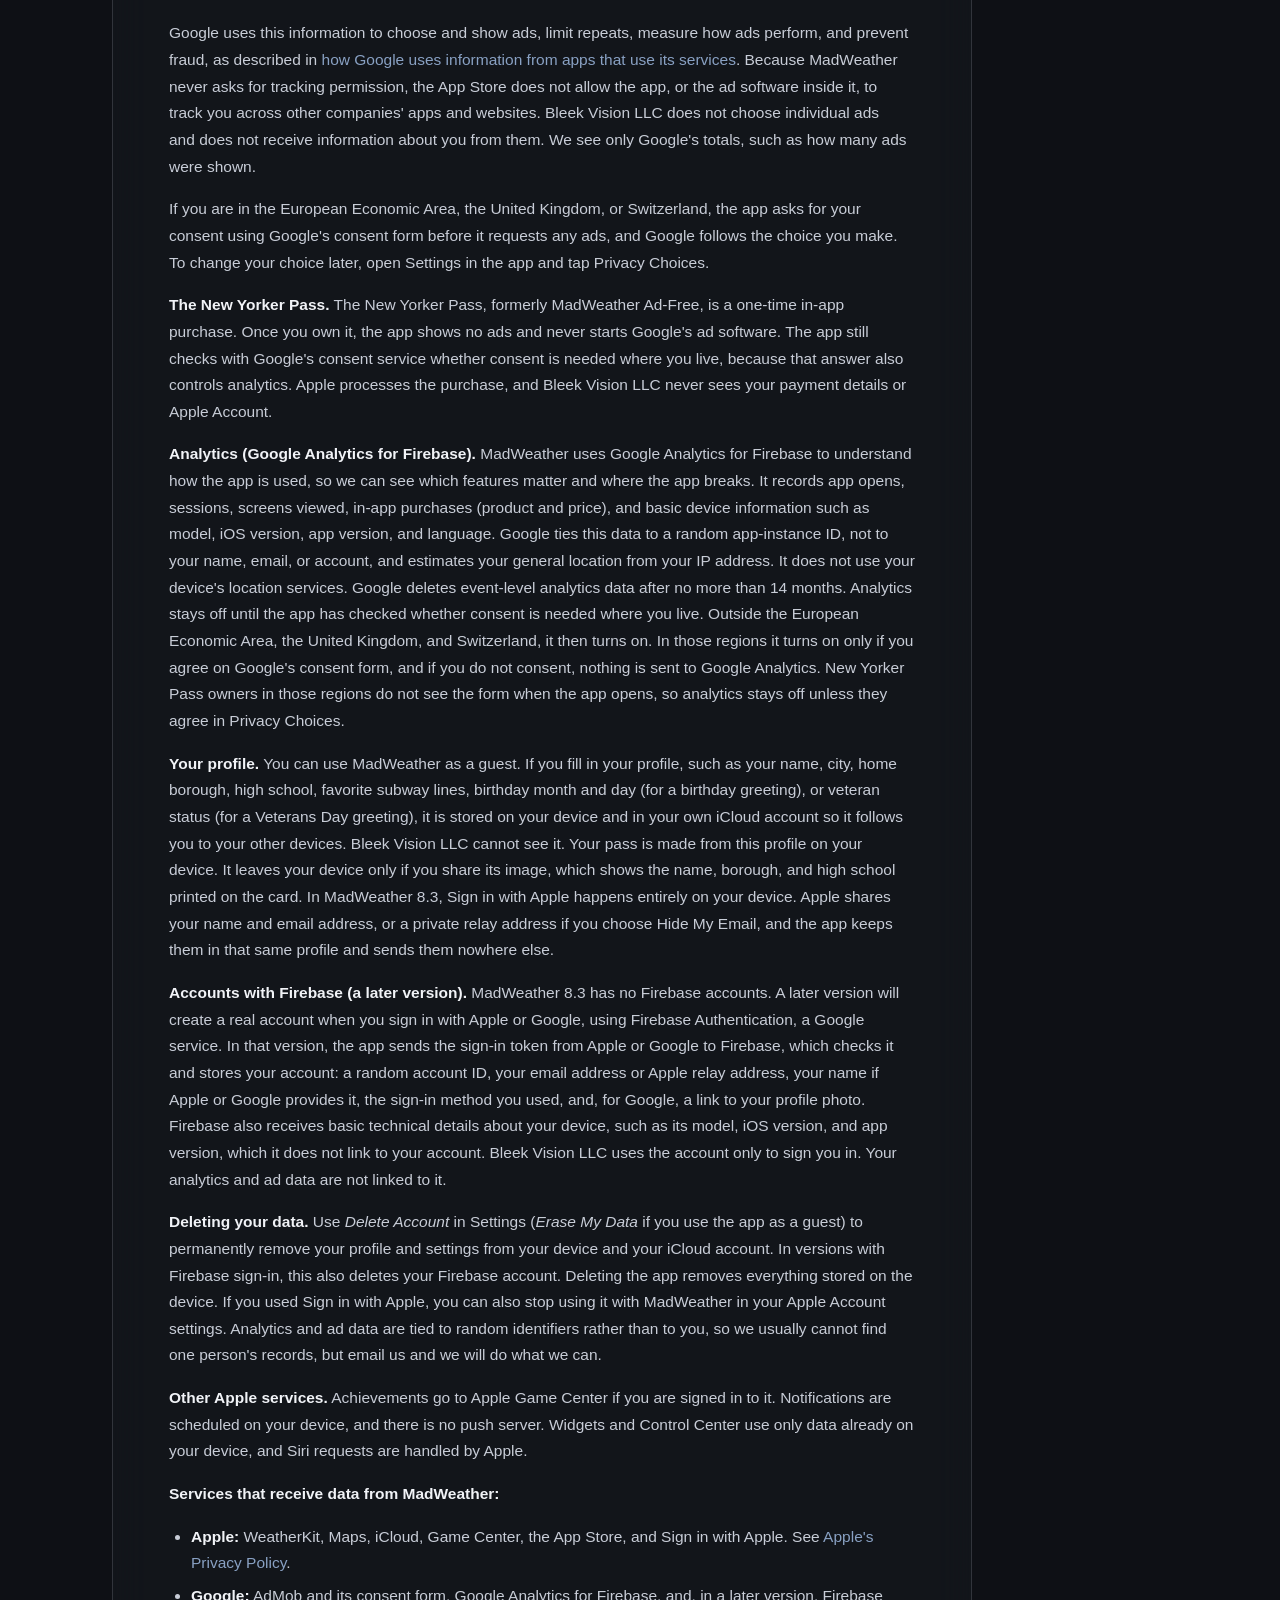
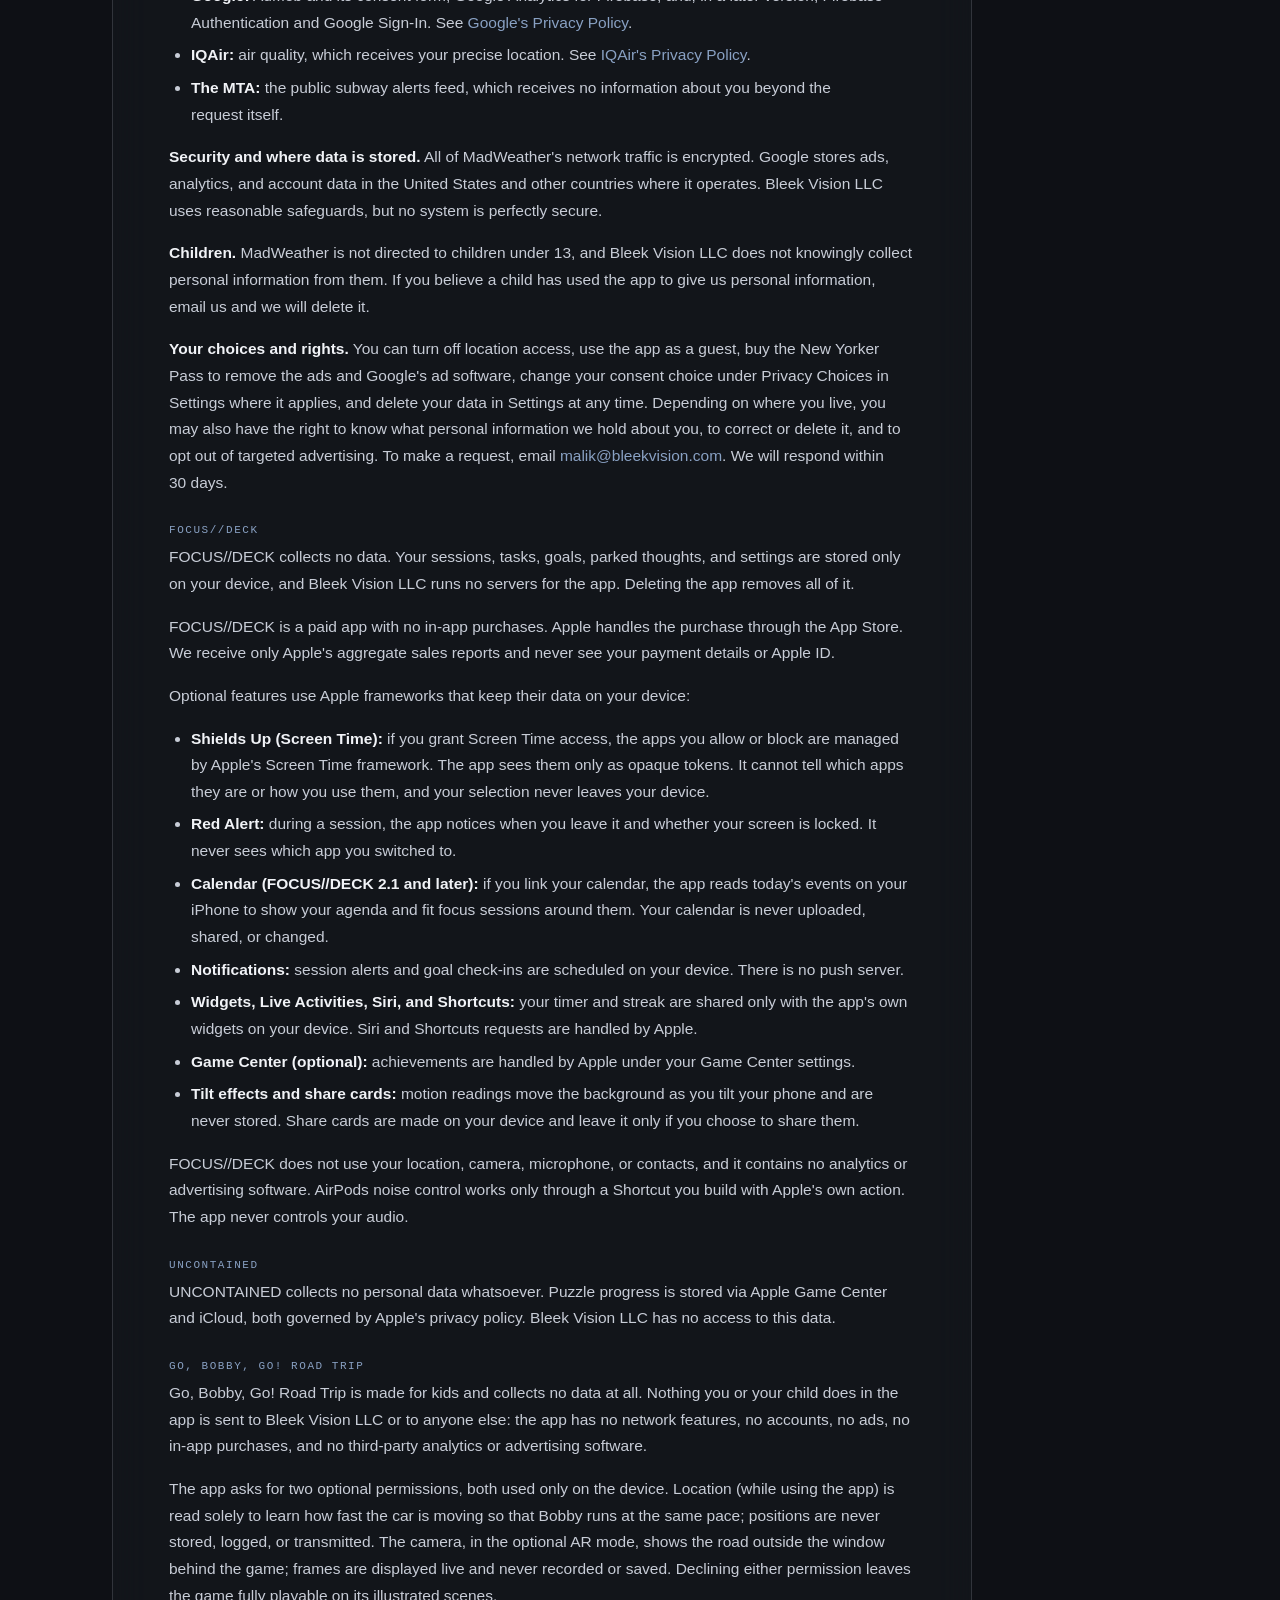
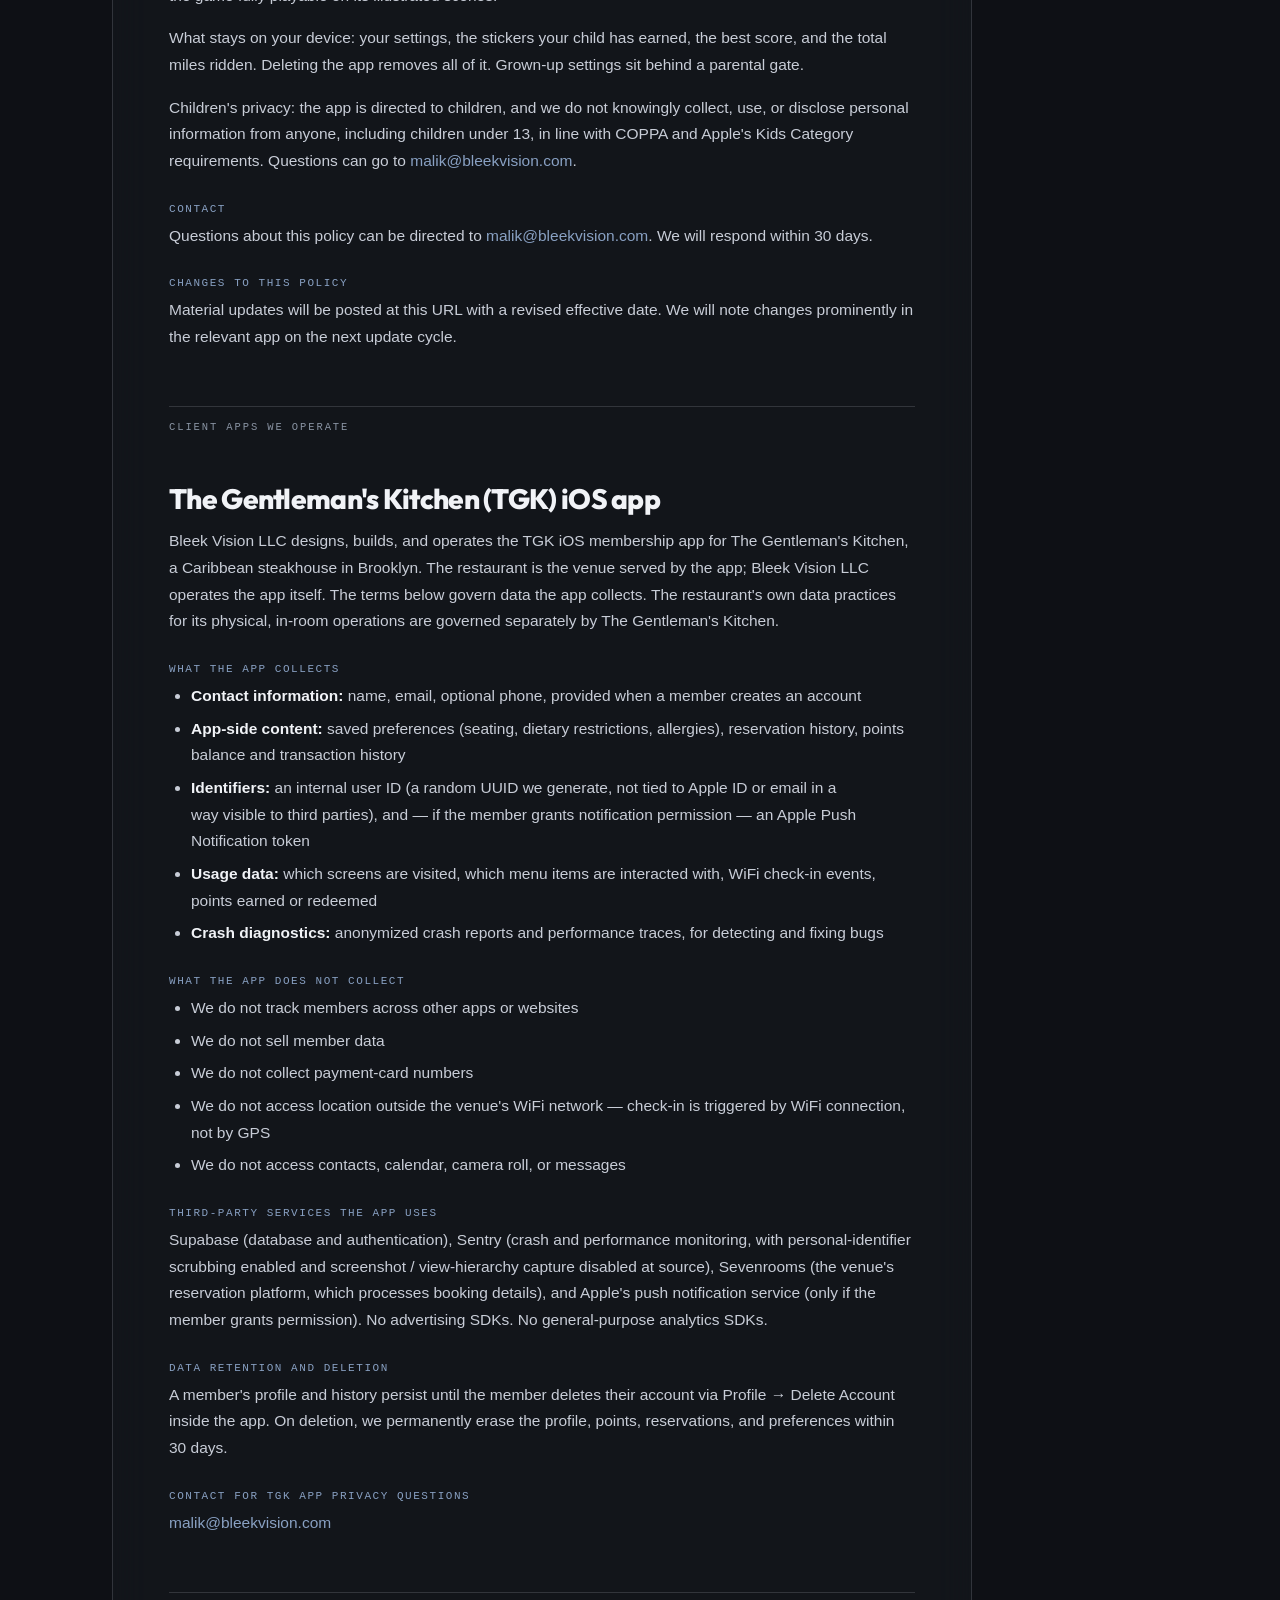
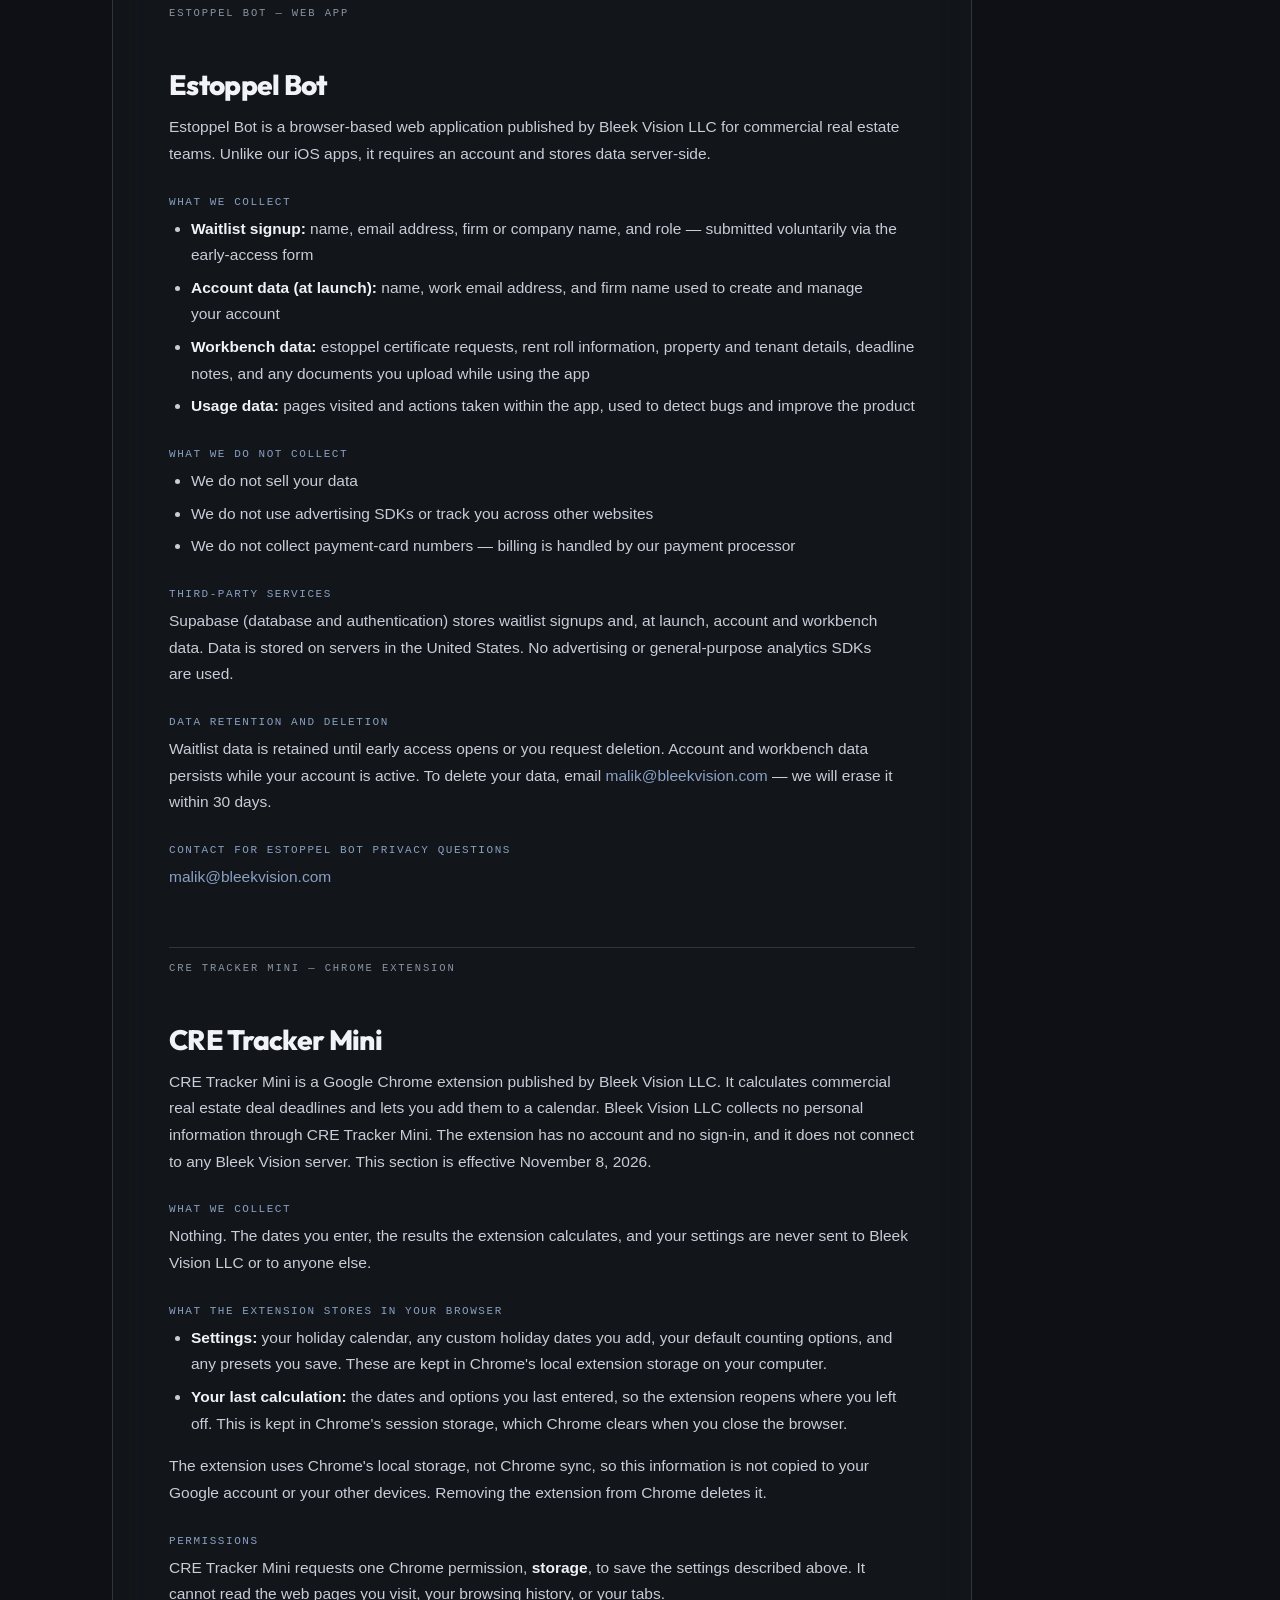
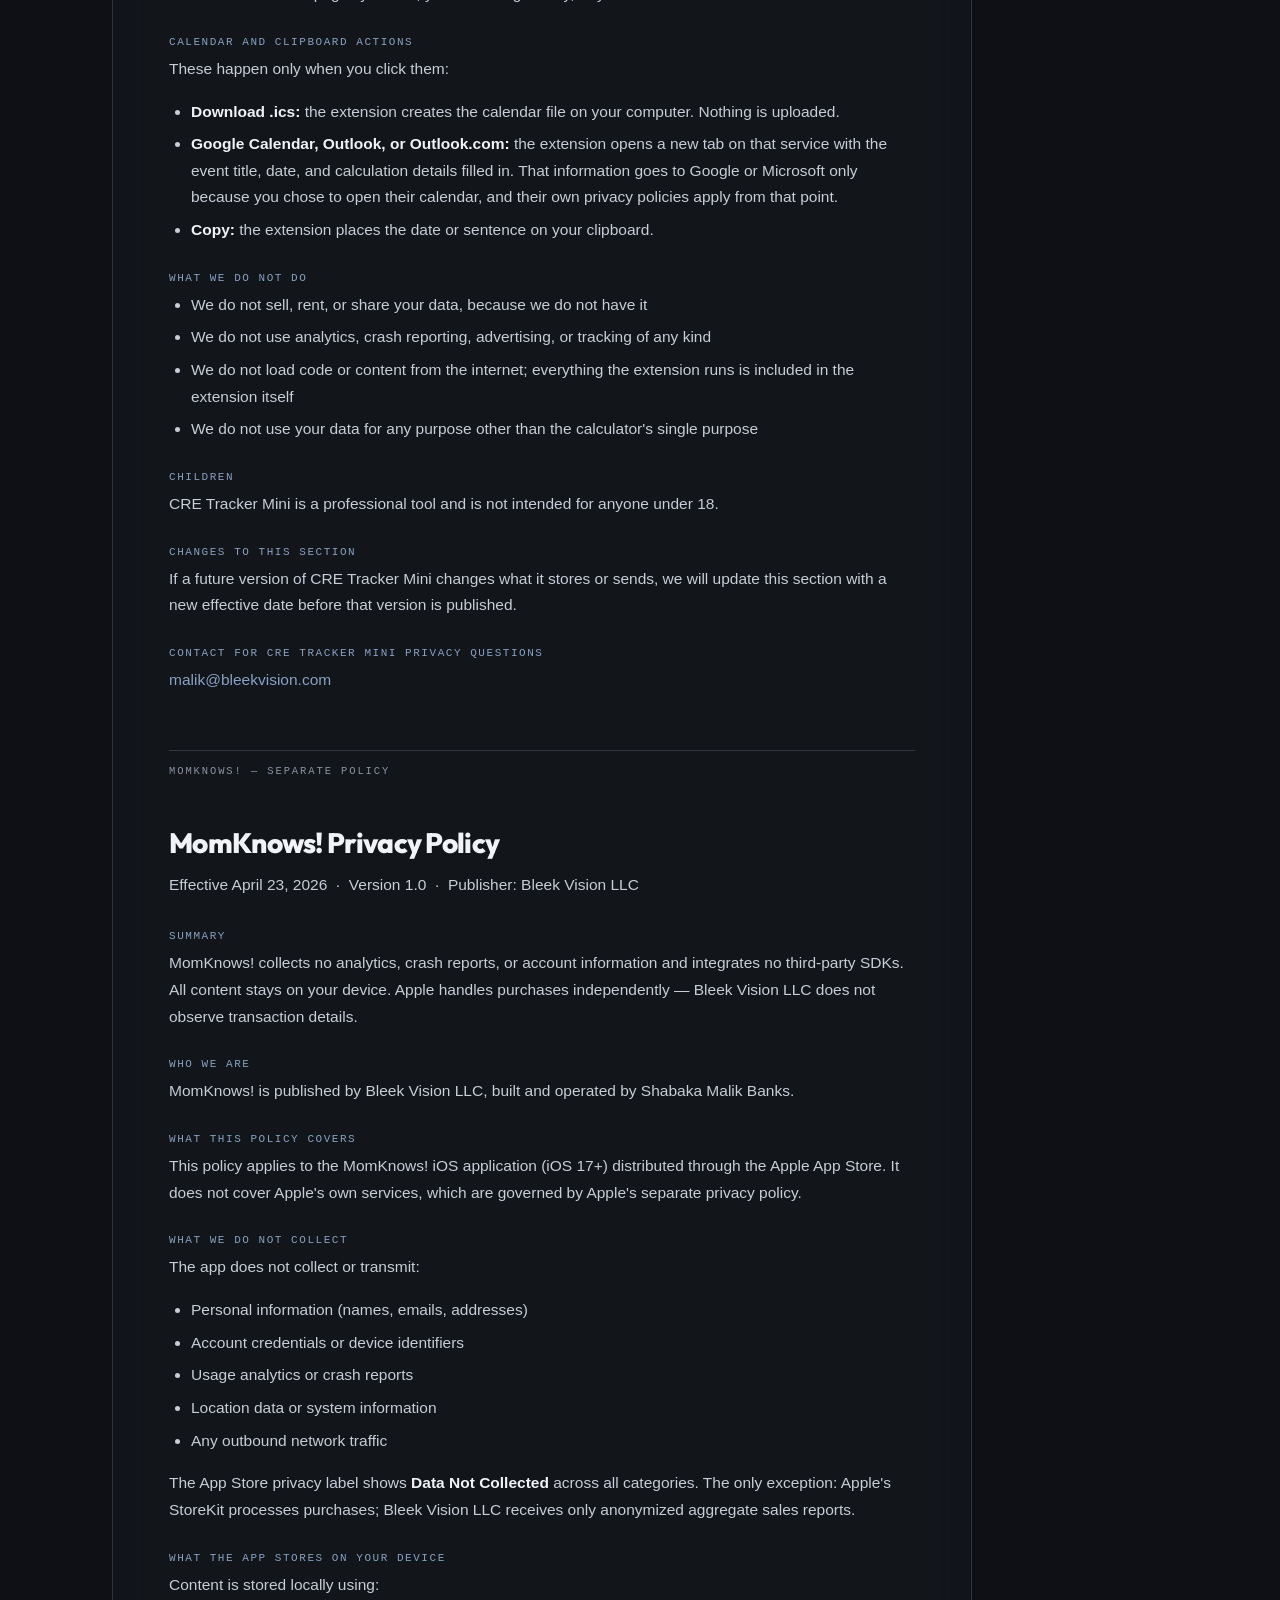
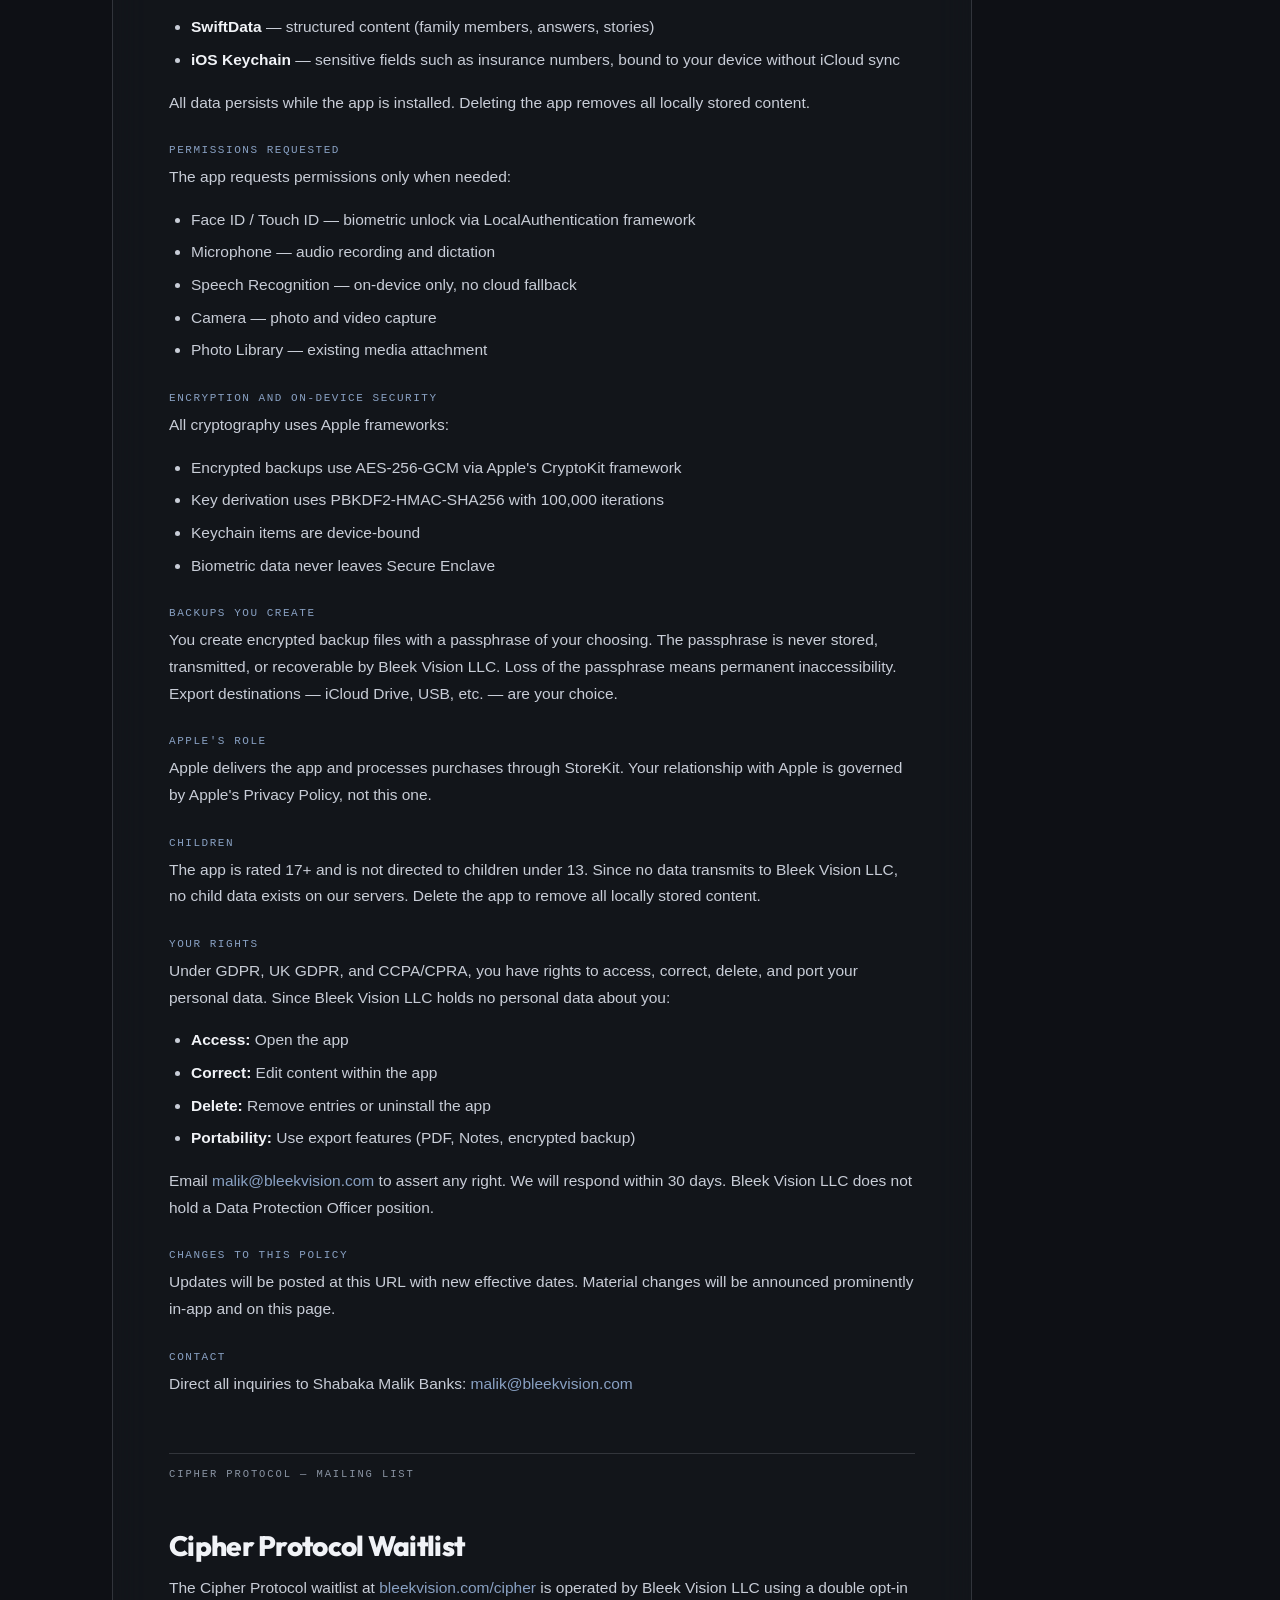
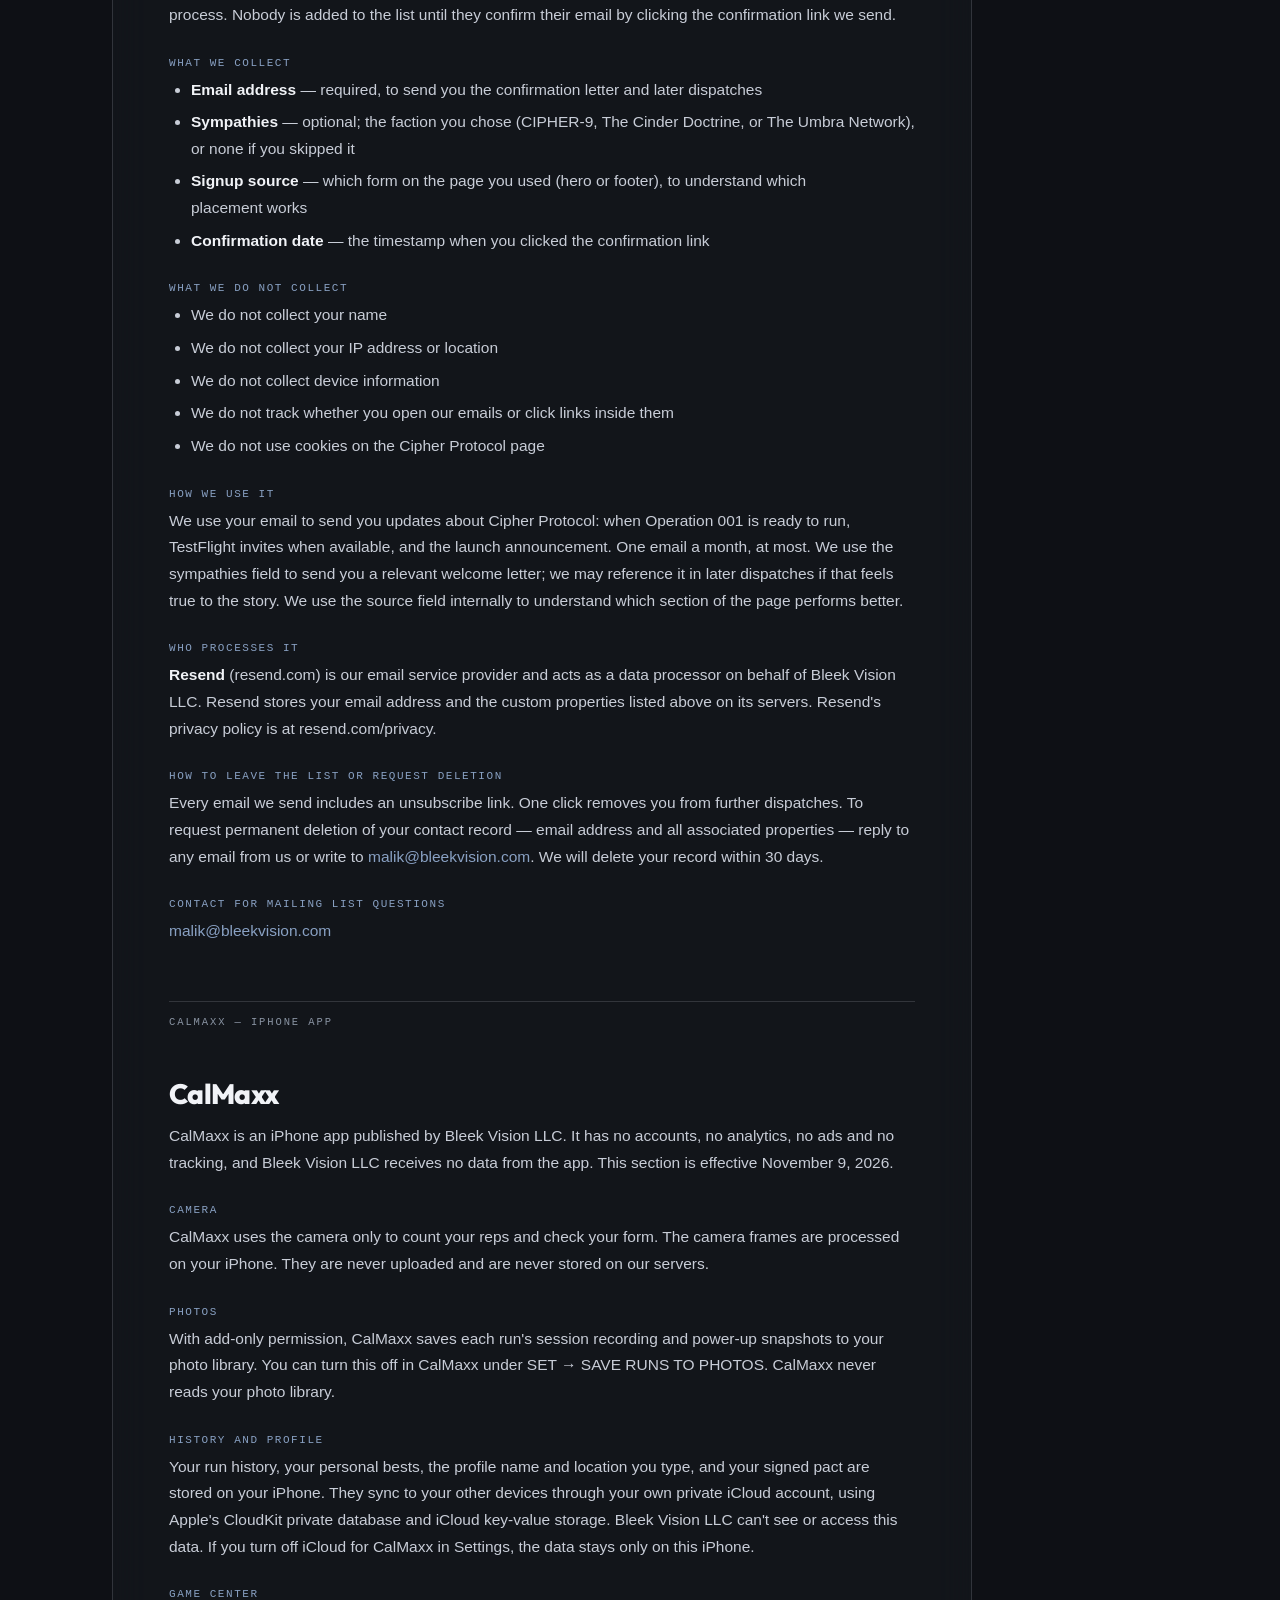
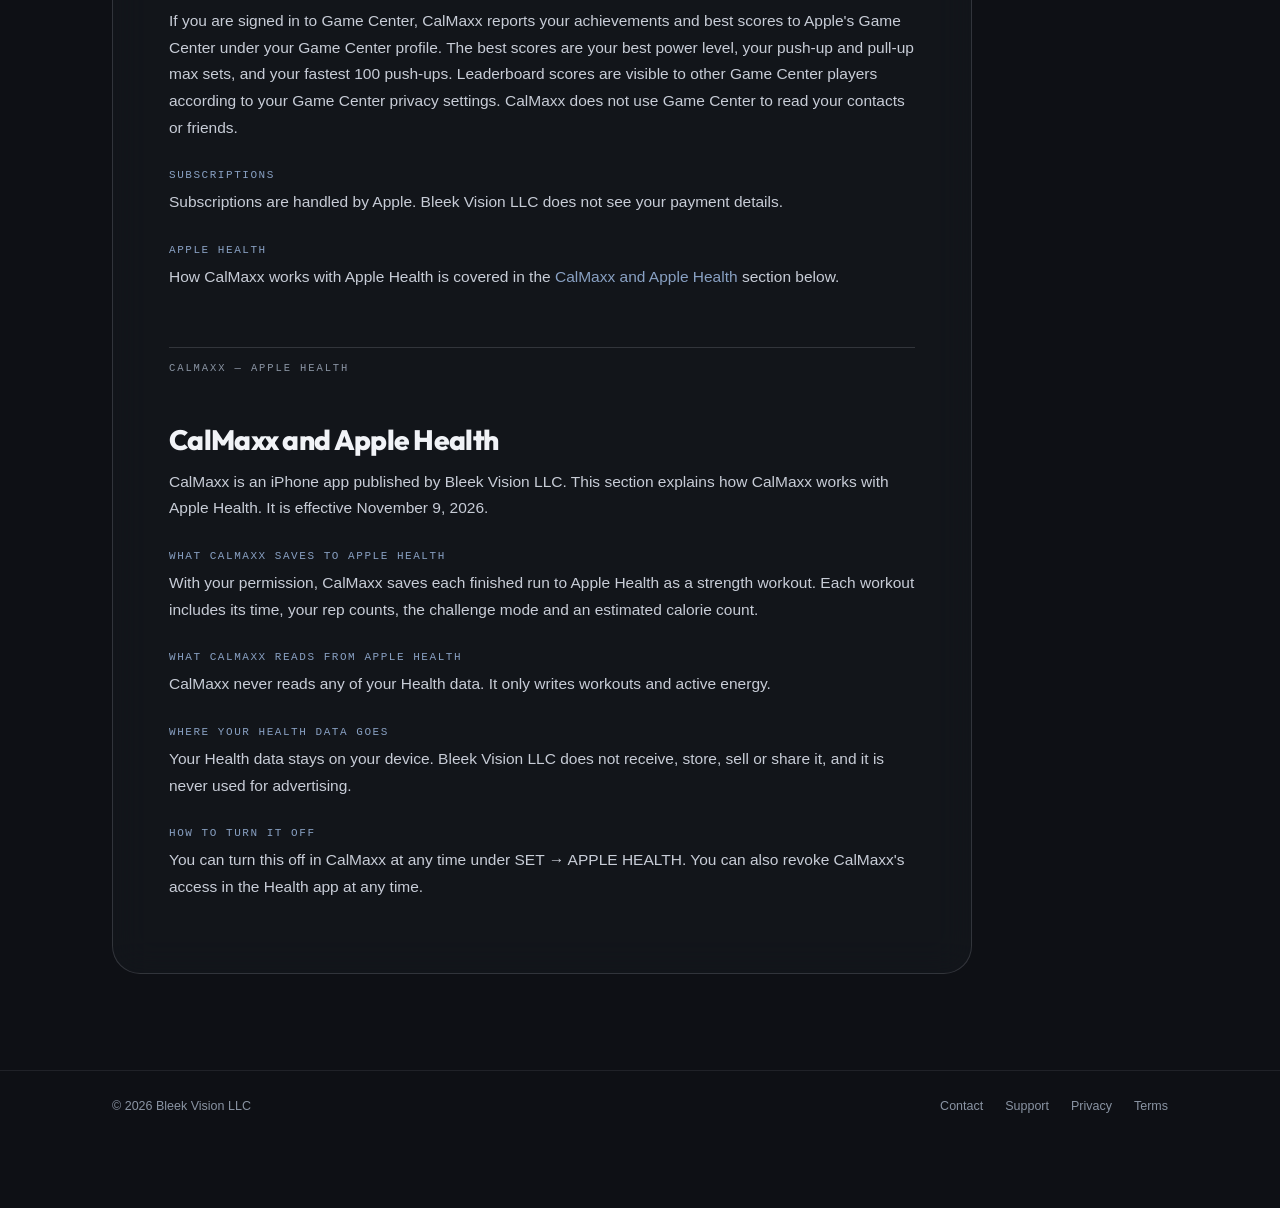
<file: privacy.html>
<!doctype html>
<!--
  privacy.html
  Bleek Vision Website

  Created by Shabaka Malik Banks on 5/29/26.
  Copyright © 2026 Bleek Vision LLC. All rights reserved.
-->
<html lang="en">
<head>
  <meta charset="utf-8" />
  <meta name="viewport" content="width=device-width, initial-scale=1" />
  <title>Privacy Policy — Bleek Vision LLC</title>
  <meta name="description" content="Privacy policy for Bleek Vision LLC apps: MadWeather, FOCUS//DECK, UNCONTAINED, MomKnows!, and the TGK client app for The Gentleman's Kitchen." />
  <meta name="robots" content="noindex" />
  <link rel="canonical" href="https://bleekvision.com/privacy.html" />
  <link rel="icon" href="assets/bleek-vision-logo.png" />
  <link rel="preconnect" href="https://fonts.googleapis.com">
  <link rel="preconnect" href="https://fonts.gstatic.com" crossorigin>
  <link href="https://fonts.googleapis.com/css2?family=Outfit:wght@300;800&display=swap" rel="stylesheet">
  <link rel="stylesheet" href="site.css" />
</head>
<body>
<canvas id="field" aria-hidden="true"></canvas>
<div class="grain" aria-hidden="true"></div>

<header class="top">
  <div class="wrap top__inner">
    <a class="mark" href="index.html" aria-label="Bleek Vision — home"><i aria-hidden="true"></i><b>BLEEK</b><span>VISION</span></a>
    <nav class="top__links" aria-label="Main">
      <a href="index.html#apps">Apps</a>
      <a href="index.html#new">New</a>
      <a href="index.html#about">Studio</a>
      <a class="pill-sm" href="https://apps.apple.com/us/app/madweather/id6758524351" target="_blank" rel="noopener">Get MadWeather</a>
    </nav>
  </div>
</header>

  <!-- HEADER -->
  <main class="wrap">
  <div class="doc-head">
      <div class="eyebrow">— LEGAL</div>
      <h1>Privacy Policy</h1>
      <p class="legal-meta">Bleek Vision LLC &nbsp;·&nbsp; Effective November 4, 2026</p>
  </div>

    <div class="legal-body">
      <a href="index.html" class="legal-back">← Back to bleekvision.com</a>

      <!-- ── PART 1: GENERAL APPS ── -->
      <h2>Bleek Vision Apps</h2>
      <p>This policy covers the following apps published by Bleek Vision LLC:</p>
      <div>
        <span class="legal-app-tag">MADWEATHER</span>
        <span class="legal-app-tag">FOCUS//DECK</span>
        <span class="legal-app-tag">UNCONTAINED</span>
        <span class="legal-app-tag">GO, BOBBY, GO! ROAD TRIP</span>
      </div>
      <p>All four are designed with privacy as a core principle. Bleek Vision LLC does not sell or rent your personal information to anyone. FOCUS//DECK, UNCONTAINED, and Go, Bobby, Go! Road Trip collect no data and show <strong>Data Not Collected</strong> on their App Store privacy labels. MadWeather is the exception. It is free with ads and uses Google services, so it does collect some data. The only data that leaves MadWeather for advertising goes through Google's ad software. Its section below explains what, why, and who receives it.</p>

      <h3>Our Commitment</h3>
      <p>FOCUS//DECK, UNCONTAINED, and Go, Bobby, Go! Road Trip are built only on Apple's own frameworks. They contain no third-party SDKs, analytics, crash reporters, or ad networks, and their data stays on your device or with Apple. MadWeather is the one exception: it includes Google's advertising and analytics software, and newer versions use Google's Firebase to sign you in. For every app, Bleek Vision LLC names each outside service that receives your data and explains what it receives.</p>

      <h3 id="madweather">MadWeather</h3>
      <p>MadWeather is free and supported by ads. Bleek Vision LLC does not run its own servers for MadWeather. The app sends data directly to Apple, Google, IQAir, and the MTA, as described below. We can see the reports Google prepares from the app's analytics and ad data, and, once a later version adds Firebase sign-in, the list of accounts. This section describes MadWeather 8.3. If you are on an earlier version, some details differ, including how consent works, so please update.</p>

      <p><strong>Location.</strong> If you allow it, MadWeather reads your precise location, meaning the coordinates your device reports, only while you are using the app or asking Siri for the weather. It sends those coordinates to Apple WeatherKit for your forecast, to Apple's map services to name your borough and neighborhood, and to IQAir for your air quality reading. IQAir receives them exactly as your device reports them, without your name or any account. Neither the app nor Bleek Vision LLC keeps a history of where you have been. The app saves only the latest weather reading on your device so its widgets can show it. You can turn off location access, or turn off Precise Location for MadWeather, at any time in iOS Settings.</p>

      <p><strong>Subway status.</strong> To show service changes, the app downloads the MTA's public subway alerts feed. That request carries nothing about you beyond what every internet request carries, such as your IP address.</p>

      <p><strong>Ads (Google AdMob).</strong> Unless you buy the New Yorker Pass, the app shows banner and full-screen ads served by Google AdMob. To serve them, Google's software in the app collects:</p>
      <ul>
        <li>your IP address, which Google uses to estimate your general location</li>
        <li>device identifiers. MadWeather never asks for permission to track you, so Google cannot read your device's advertising identifier (IDFA) through MadWeather. Google may use other identifiers that are limited to this app or to apps from the same developer.</li>
        <li>the ads you see and tap, and how you interact with the app</li>
        <li>crash and performance information about the ad software</li>
      </ul>
      <p>Google uses this information to choose and show ads, limit repeats, measure how ads perform, and prevent fraud, as described in <a href="https://policies.google.com/technologies/partner-sites" target="_blank" rel="noopener">how Google uses information from apps that use its services</a>. Because MadWeather never asks for tracking permission, the App Store does not allow the app, or the ad software inside it, to track you across other companies' apps and websites. Bleek Vision LLC does not choose individual ads and does not receive information about you from them. We see only Google's totals, such as how many ads were shown.</p>
      <p>If you are in the European Economic Area, the United Kingdom, or Switzerland, the app asks for your consent using Google's consent form before it requests any ads, and Google follows the choice you make. To change your choice later, open Settings in the app and tap Privacy Choices.</p>

      <p><strong>The New Yorker Pass.</strong> The New Yorker Pass, formerly MadWeather Ad-Free, is a one-time in-app purchase. Once you own it, the app shows no ads and never starts Google's ad software. The app still checks with Google's consent service whether consent is needed where you live, because that answer also controls analytics. Apple processes the purchase, and Bleek Vision LLC never sees your payment details or Apple Account.</p>

      <p><strong>Analytics (Google Analytics for Firebase).</strong> MadWeather uses Google Analytics for Firebase to understand how the app is used, so we can see which features matter and where the app breaks. It records app opens, sessions, screens viewed, in-app purchases (product and price), and basic device information such as model, iOS version, app version, and language. Google ties this data to a random app-instance ID, not to your name, email, or account, and estimates your general location from your IP address. It does not use your device's location services. Google deletes event-level analytics data after no more than 14 months. Analytics stays off until the app has checked whether consent is needed where you live. Outside the European Economic Area, the United Kingdom, and Switzerland, it then turns on. In those regions it turns on only if you agree on Google's consent form, and if you do not consent, nothing is sent to Google Analytics. New Yorker Pass owners in those regions do not see the form when the app opens, so analytics stays off unless they agree in Privacy Choices.</p>

      <p><strong>Your profile.</strong> You can use MadWeather as a guest. If you fill in your profile, such as your name, city, home borough, high school, favorite subway lines, birthday month and day (for a birthday greeting), or veteran status (for a Veterans Day greeting), it is stored on your device and in your own iCloud account so it follows you to your other devices. Bleek Vision LLC cannot see it. Your pass is made from this profile on your device. It leaves your device only if you share its image, which shows the name, borough, and high school printed on the card. In MadWeather 8.3, Sign in with Apple happens entirely on your device. Apple shares your name and email address, or a private relay address if you choose Hide My Email, and the app keeps them in that same profile and sends them nowhere else.</p>

      <p><strong>Accounts with Firebase (a later version).</strong> MadWeather 8.3 has no Firebase accounts. A later version will create a real account when you sign in with Apple or Google, using Firebase Authentication, a Google service. In that version, the app sends the sign-in token from Apple or Google to Firebase, which checks it and stores your account: a random account ID, your email address or Apple relay address, your name if Apple or Google provides it, the sign-in method you used, and, for Google, a link to your profile photo. Firebase also receives basic technical details about your device, such as its model, iOS version, and app version, which it does not link to your account. Bleek Vision LLC uses the account only to sign you in. Your analytics and ad data are not linked to it.</p>

      <p><strong>Deleting your data.</strong> Use <em>Delete Account</em> in Settings (<em>Erase My Data</em> if you use the app as a guest) to permanently remove your profile and settings from your device and your iCloud account. In versions with Firebase sign-in, this also deletes your Firebase account. Deleting the app removes everything stored on the device. If you used Sign in with Apple, you can also stop using it with MadWeather in your Apple Account settings. Analytics and ad data are tied to random identifiers rather than to you, so we usually cannot find one person's records, but email us and we will do what we can.</p>

      <p><strong>Other Apple services.</strong> Achievements go to Apple Game Center if you are signed in to it. Notifications are scheduled on your device, and there is no push server. Widgets and Control Center use only data already on your device, and Siri requests are handled by Apple.</p>

      <p><strong>Services that receive data from MadWeather:</strong></p>
      <ul>
        <li><strong>Apple:</strong> WeatherKit, Maps, iCloud, Game Center, the App Store, and Sign in with Apple. See <a href="https://www.apple.com/legal/privacy/" target="_blank" rel="noopener">Apple's Privacy Policy</a>.</li>
        <li><strong>Google:</strong> AdMob and its consent form, Google Analytics for Firebase, and, in a later version, Firebase Authentication and Google Sign-In. See <a href="https://policies.google.com/privacy" target="_blank" rel="noopener">Google's Privacy Policy</a>.</li>
        <li><strong>IQAir:</strong> air quality, which receives your precise location. See <a href="https://www.iqair.com/privacy-policy" target="_blank" rel="noopener">IQAir's Privacy Policy</a>.</li>
        <li><strong>The MTA:</strong> the public subway alerts feed, which receives no information about you beyond the request itself.</li>
      </ul>

      <p><strong>Security and where data is stored.</strong> All of MadWeather's network traffic is encrypted. Google stores ads, analytics, and account data in the United States and other countries where it operates. Bleek Vision LLC uses reasonable safeguards, but no system is perfectly secure.</p>

      <p><strong>Children.</strong> MadWeather is not directed to children under 13, and Bleek Vision LLC does not knowingly collect personal information from them. If you believe a child has used the app to give us personal information, email us and we will delete it.</p>

      <p><strong>Your choices and rights.</strong> You can turn off location access, use the app as a guest, buy the New Yorker Pass to remove the ads and Google's ad software, change your consent choice under Privacy Choices in Settings where it applies, and delete your data in Settings at any time. Depending on where you live, you may also have the right to know what personal information we hold about you, to correct or delete it, and to opt out of targeted advertising. To make a request, email <a href="mailto:malik@bleekvision.com">malik@bleekvision.com</a>. We will respond within 30 days.</p>

      <h3 id="focus-deck">FOCUS//DECK</h3>
      <p>FOCUS//DECK collects no data. Your sessions, tasks, goals, parked thoughts, and settings are stored only on your device, and Bleek Vision LLC runs no servers for the app. Deleting the app removes all of it.</p>
      <p>FOCUS//DECK is a paid app with no in-app purchases. Apple handles the purchase through the App Store. We receive only Apple's aggregate sales reports and never see your payment details or Apple ID.</p>
      <p>Optional features use Apple frameworks that keep their data on your device:</p>
      <ul>
        <li><strong>Shields Up (Screen Time):</strong> if you grant Screen Time access, the apps you allow or block are managed by Apple's Screen Time framework. The app sees them only as opaque tokens. It cannot tell which apps they are or how you use them, and your selection never leaves your device.</li>
        <li><strong>Red Alert:</strong> during a session, the app notices when you leave it and whether your screen is locked. It never sees which app you switched to.</li>
        <li><strong>Calendar (FOCUS//DECK 2.1 and later):</strong> if you link your calendar, the app reads today's events on your iPhone to show your agenda and fit focus sessions around them. Your calendar is never uploaded, shared, or changed.</li>
        <li><strong>Notifications:</strong> session alerts and goal check-ins are scheduled on your device. There is no push server.</li>
        <li><strong>Widgets, Live Activities, Siri, and Shortcuts:</strong> your timer and streak are shared only with the app's own widgets on your device. Siri and Shortcuts requests are handled by Apple.</li>
        <li><strong>Game Center (optional):</strong> achievements are handled by Apple under your Game Center settings.</li>
        <li><strong>Tilt effects and share cards:</strong> motion readings move the background as you tilt your phone and are never stored. Share cards are made on your device and leave it only if you choose to share them.</li>
      </ul>
      <p>FOCUS//DECK does not use your location, camera, microphone, or contacts, and it contains no analytics or advertising software. AirPods noise control works only through a Shortcut you build with Apple's own action. The app never controls your audio.</p>

      <h3>UNCONTAINED</h3>
      <p>UNCONTAINED collects no personal data whatsoever. Puzzle progress is stored via Apple Game Center and iCloud, both governed by Apple's privacy policy. Bleek Vision LLC has no access to this data.</p>

      <h3 id="go-bobby-go">Go, Bobby, Go! Road Trip</h3>
      <p>Go, Bobby, Go! Road Trip is made for kids and collects no data at all. Nothing you or your child does in the app is sent to Bleek Vision LLC or to anyone else: the app has no network features, no accounts, no ads, no in-app purchases, and no third-party analytics or advertising software.</p>
      <p>The app asks for two optional permissions, both used only on the device. Location (while using the app) is read solely to learn how fast the car is moving so that Bobby runs at the same pace; positions are never stored, logged, or transmitted. The camera, in the optional AR mode, shows the road outside the window behind the game; frames are displayed live and never recorded or saved. Declining either permission leaves the game fully playable on its illustrated scenes.</p>
      <p>What stays on your device: your settings, the stickers your child has earned, the best score, and the total miles ridden. Deleting the app removes all of it. Grown-up settings sit behind a parental gate.</p>
      <p>Children's privacy: the app is directed to children, and we do not knowingly collect, use, or disclose personal information from anyone, including children under 13, in line with COPPA and Apple's Kids Category requirements. Questions can go to <a href="mailto:malik@bleekvision.com">malik@bleekvision.com</a>.</p>

      <h3>Contact</h3>
      <p>Questions about this policy can be directed to <a href="mailto:malik@bleekvision.com">malik@bleekvision.com</a>. We will respond within 30 days.</p>

      <h3>Changes to This Policy</h3>
      <p>Material updates will be posted at this URL with a revised effective date. We will note changes prominently in the relevant app on the next update cycle.</p>

      <!-- ── DIVIDER ── -->
      <hr class="legal-divider" data-label="CLIENT APPS WE OPERATE" />

      <!-- ── CLIENT APPS: TGK ── -->
      <h2>The Gentleman's Kitchen (TGK) iOS app</h2>
      <p>Bleek Vision LLC designs, builds, and operates the TGK iOS membership app for The Gentleman's Kitchen, a Caribbean steakhouse in Brooklyn. The restaurant is the venue served by the app; Bleek Vision LLC operates the app itself. The terms below govern data the app collects. The restaurant's own data practices for its physical, in-room operations are governed separately by The Gentleman's Kitchen.</p>

      <h3>What the app collects</h3>
      <ul>
        <li><strong>Contact information:</strong> name, email, optional phone, provided when a member creates an account</li>
        <li><strong>App-side content:</strong> saved preferences (seating, dietary restrictions, allergies), reservation history, points balance and transaction history</li>
        <li><strong>Identifiers:</strong> an internal user ID (a random UUID we generate, not tied to Apple ID or email in a way visible to third parties), and — if the member grants notification permission — an Apple Push Notification token</li>
        <li><strong>Usage data:</strong> which screens are visited, which menu items are interacted with, WiFi check-in events, points earned or redeemed</li>
        <li><strong>Crash diagnostics:</strong> anonymized crash reports and performance traces, for detecting and fixing bugs</li>
      </ul>

      <h3>What the app does NOT collect</h3>
      <ul>
        <li>We do not track members across other apps or websites</li>
        <li>We do not sell member data</li>
        <li>We do not collect payment-card numbers</li>
        <li>We do not access location outside the venue's WiFi network — check-in is triggered by WiFi connection, not by GPS</li>
        <li>We do not access contacts, calendar, camera roll, or messages</li>
      </ul>

      <h3>Third-party services the app uses</h3>
      <p>Supabase (database and authentication), Sentry (crash and performance monitoring, with personal-identifier scrubbing enabled and screenshot / view-hierarchy capture disabled at source), Sevenrooms (the venue's reservation platform, which processes booking details), and Apple's push notification service (only if the member grants permission). No advertising SDKs. No general-purpose analytics SDKs.</p>

      <h3>Data retention and deletion</h3>
      <p>A member's profile and history persist until the member deletes their account via Profile → Delete Account inside the app. On deletion, we permanently erase the profile, points, reservations, and preferences within 30 days.</p>

      <h3>Contact for TGK app privacy questions</h3>
      <p><a href="mailto:malik@bleekvision.com">malik@bleekvision.com</a></p>

      <!-- ── DIVIDER ── -->
      <hr class="legal-divider" data-label="ESTOPPEL BOT — WEB APP" />

      <!-- ── ESTOPPEL BOT ── -->
      <h2>Estoppel Bot</h2>
      <p>Estoppel Bot is a browser-based web application published by Bleek Vision LLC for commercial real estate teams. Unlike our iOS apps, it requires an account and stores data server-side.</p>

      <h3>What we collect</h3>
      <ul>
        <li><strong>Waitlist signup:</strong> name, email address, firm or company name, and role — submitted voluntarily via the early-access form</li>
        <li><strong>Account data (at launch):</strong> name, work email address, and firm name used to create and manage your account</li>
        <li><strong>Workbench data:</strong> estoppel certificate requests, rent roll information, property and tenant details, deadline notes, and any documents you upload while using the app</li>
        <li><strong>Usage data:</strong> pages visited and actions taken within the app, used to detect bugs and improve the product</li>
      </ul>

      <h3>What we do not collect</h3>
      <ul>
        <li>We do not sell your data</li>
        <li>We do not use advertising SDKs or track you across other websites</li>
        <li>We do not collect payment-card numbers — billing is handled by our payment processor</li>
      </ul>

      <h3>Third-party services</h3>
      <p>Supabase (database and authentication) stores waitlist signups and, at launch, account and workbench data. Data is stored on servers in the United States. No advertising or general-purpose analytics SDKs are used.</p>

      <h3>Data retention and deletion</h3>
      <p>Waitlist data is retained until early access opens or you request deletion. Account and workbench data persists while your account is active. To delete your data, email <a href="mailto:malik@bleekvision.com">malik@bleekvision.com</a> — we will erase it within 30 days.</p>

      <h3>Contact for Estoppel Bot privacy questions</h3>
      <p><a href="mailto:malik@bleekvision.com">malik@bleekvision.com</a></p>

      <!-- ── DIVIDER ── -->
      <hr class="legal-divider" data-label="CRE TRACKER MINI — CHROME EXTENSION" />

      <!-- ── CRE TRACKER MINI ── -->
      <h2 id="cre-tracker-mini">CRE Tracker Mini</h2>
      <p>CRE Tracker Mini is a Google Chrome extension published by Bleek Vision LLC. It calculates commercial real estate deal deadlines and lets you add them to a calendar. Bleek Vision LLC collects no personal information through CRE Tracker Mini. The extension has no account and no sign-in, and it does not connect to any Bleek Vision server. This section is effective November 8, 2026.</p>

      <h3>What we collect</h3>
      <p>Nothing. The dates you enter, the results the extension calculates, and your settings are never sent to Bleek Vision LLC or to anyone else.</p>

      <h3>What the extension stores in your browser</h3>
      <ul>
        <li><strong>Settings:</strong> your holiday calendar, any custom holiday dates you add, your default counting options, and any presets you save. These are kept in Chrome's local extension storage on your computer.</li>
        <li><strong>Your last calculation:</strong> the dates and options you last entered, so the extension reopens where you left off. This is kept in Chrome's session storage, which Chrome clears when you close the browser.</li>
      </ul>
      <p>The extension uses Chrome's local storage, not Chrome sync, so this information is not copied to your Google account or your other devices. Removing the extension from Chrome deletes it.</p>

      <h3>Permissions</h3>
      <p>CRE Tracker Mini requests one Chrome permission, <strong>storage</strong>, to save the settings described above. It cannot read the web pages you visit, your browsing history, or your tabs.</p>

      <h3>Calendar and clipboard actions</h3>
      <p>These happen only when you click them:</p>
      <ul>
        <li><strong>Download .ics:</strong> the extension creates the calendar file on your computer. Nothing is uploaded.</li>
        <li><strong>Google Calendar, Outlook, or Outlook.com:</strong> the extension opens a new tab on that service with the event title, date, and calculation details filled in. That information goes to Google or Microsoft only because you chose to open their calendar, and their own privacy policies apply from that point.</li>
        <li><strong>Copy:</strong> the extension places the date or sentence on your clipboard.</li>
      </ul>

      <h3>What we do not do</h3>
      <ul>
        <li>We do not sell, rent, or share your data, because we do not have it</li>
        <li>We do not use analytics, crash reporting, advertising, or tracking of any kind</li>
        <li>We do not load code or content from the internet; everything the extension runs is included in the extension itself</li>
        <li>We do not use your data for any purpose other than the calculator's single purpose</li>
      </ul>

      <h3>Children</h3>
      <p>CRE Tracker Mini is a professional tool and is not intended for anyone under 18.</p>

      <h3>Changes to this section</h3>
      <p>If a future version of CRE Tracker Mini changes what it stores or sends, we will update this section with a new effective date before that version is published.</p>

      <h3>Contact for CRE Tracker Mini privacy questions</h3>
      <p><a href="mailto:malik@bleekvision.com">malik@bleekvision.com</a></p>

      <!-- ── DIVIDER ── -->
      <hr class="legal-divider" data-label="MOMKNOWS! — SEPARATE POLICY" />

      <!-- ── PART 2: MOMKNOWS ── -->
      <h2>MomKnows! Privacy Policy</h2>
      <p class="legal-meta" style="margin-bottom:32px;">Effective April 23, 2026 &nbsp;·&nbsp; Version 1.0 &nbsp;·&nbsp; Publisher: Bleek Vision LLC</p>

      <h3>Summary</h3>
      <p>MomKnows! collects no analytics, crash reports, or account information and integrates no third-party SDKs. All content stays on your device. Apple handles purchases independently — Bleek Vision LLC does not observe transaction details.</p>

      <h3>Who We Are</h3>
      <p>MomKnows! is published by Bleek Vision LLC, built and operated by Shabaka Malik Banks.</p>

      <h3>What This Policy Covers</h3>
      <p>This policy applies to the MomKnows! iOS application (iOS 17+) distributed through the Apple App Store. It does not cover Apple's own services, which are governed by Apple's separate privacy policy.</p>

      <h3>What We Do Not Collect</h3>
      <p>The app does not collect or transmit:</p>
      <ul>
        <li>Personal information (names, emails, addresses)</li>
        <li>Account credentials or device identifiers</li>
        <li>Usage analytics or crash reports</li>
        <li>Location data or system information</li>
        <li>Any outbound network traffic</li>
      </ul>
      <p>The App Store privacy label shows <strong>Data Not Collected</strong> across all categories. The only exception: Apple's StoreKit processes purchases; Bleek Vision LLC receives only anonymized aggregate sales reports.</p>

      <h3>What the App Stores on Your Device</h3>
      <p>Content is stored locally using:</p>
      <ul>
        <li><strong>SwiftData</strong> — structured content (family members, answers, stories)</li>
        <li><strong>iOS Keychain</strong> — sensitive fields such as insurance numbers, bound to your device without iCloud sync</li>
      </ul>
      <p>All data persists while the app is installed. Deleting the app removes all locally stored content.</p>

      <h3>Permissions Requested</h3>
      <p>The app requests permissions only when needed:</p>
      <ul>
        <li>Face ID / Touch ID — biometric unlock via LocalAuthentication framework</li>
        <li>Microphone — audio recording and dictation</li>
        <li>Speech Recognition — on-device only, no cloud fallback</li>
        <li>Camera — photo and video capture</li>
        <li>Photo Library — existing media attachment</li>
      </ul>

      <h3>Encryption and On-Device Security</h3>
      <p>All cryptography uses Apple frameworks:</p>
      <ul>
        <li>Encrypted backups use AES-256-GCM via Apple's CryptoKit framework</li>
        <li>Key derivation uses PBKDF2-HMAC-SHA256 with 100,000 iterations</li>
        <li>Keychain items are device-bound</li>
        <li>Biometric data never leaves Secure Enclave</li>
      </ul>

      <h3>Backups You Create</h3>
      <p>You create encrypted backup files with a passphrase of your choosing. The passphrase is never stored, transmitted, or recoverable by Bleek Vision LLC. Loss of the passphrase means permanent inaccessibility. Export destinations — iCloud Drive, USB, etc. — are your choice.</p>

      <h3>Apple's Role</h3>
      <p>Apple delivers the app and processes purchases through StoreKit. Your relationship with Apple is governed by Apple's Privacy Policy, not this one.</p>

      <h3>Children</h3>
      <p>The app is rated 17+ and is not directed to children under 13. Since no data transmits to Bleek Vision LLC, no child data exists on our servers. Delete the app to remove all locally stored content.</p>

      <h3>Your Rights</h3>
      <p>Under GDPR, UK GDPR, and CCPA/CPRA, you have rights to access, correct, delete, and port your personal data. Since Bleek Vision LLC holds no personal data about you:</p>
      <ul>
        <li><strong>Access:</strong> Open the app</li>
        <li><strong>Correct:</strong> Edit content within the app</li>
        <li><strong>Delete:</strong> Remove entries or uninstall the app</li>
        <li><strong>Portability:</strong> Use export features (PDF, Notes, encrypted backup)</li>
      </ul>
      <p>Email <a href="mailto:malik@bleekvision.com">malik@bleekvision.com</a> to assert any right. We will respond within 30 days. Bleek Vision LLC does not hold a Data Protection Officer position.</p>

      <h3>Changes to This Policy</h3>
      <p>Updates will be posted at this URL with new effective dates. Material changes will be announced prominently in-app and on this page.</p>

      <h3>Contact</h3>
      <p>Direct all inquiries to Shabaka Malik Banks: <a href="mailto:malik@bleekvision.com">malik@bleekvision.com</a></p>

      <!-- ── DIVIDER ── -->
      <hr class="legal-divider" data-label="CIPHER PROTOCOL — MAILING LIST" />

      <!-- ── MAILING LIST ── -->
      <h2>Cipher Protocol Waitlist</h2>
      <p>The Cipher Protocol waitlist at <a href="/cipher">bleekvision.com/cipher</a> is operated by Bleek Vision LLC using a double opt-in process. Nobody is added to the list until they confirm their email by clicking the confirmation link we send.</p>

      <h3>What we collect</h3>
      <ul>
        <li><strong>Email address</strong> — required, to send you the confirmation letter and later dispatches</li>
        <li><strong>Sympathies</strong> — optional; the faction you chose (CIPHER-9, The Cinder Doctrine, or The Umbra Network), or none if you skipped it</li>
        <li><strong>Signup source</strong> — which form on the page you used (hero or footer), to understand which placement works</li>
        <li><strong>Confirmation date</strong> — the timestamp when you clicked the confirmation link</li>
      </ul>

      <h3>What we do not collect</h3>
      <ul>
        <li>We do not collect your name</li>
        <li>We do not collect your IP address or location</li>
        <li>We do not collect device information</li>
        <li>We do not track whether you open our emails or click links inside them</li>
        <li>We do not use cookies on the Cipher Protocol page</li>
      </ul>

      <h3>How we use it</h3>
      <p>We use your email to send you updates about Cipher Protocol: when Operation 001 is ready to run, TestFlight invites when available, and the launch announcement. One email a month, at most. We use the sympathies field to send you a relevant welcome letter; we may reference it in later dispatches if that feels true to the story. We use the source field internally to understand which section of the page performs better.</p>

      <h3>Who processes it</h3>
      <p><strong>Resend</strong> (resend.com) is our email service provider and acts as a data processor on behalf of Bleek Vision LLC. Resend stores your email address and the custom properties listed above on its servers. Resend's privacy policy is at resend.com/privacy.</p>

      <h3>How to leave the list or request deletion</h3>
      <p>Every email we send includes an unsubscribe link. One click removes you from further dispatches. To request permanent deletion of your contact record — email address and all associated properties — reply to any email from us or write to <a href="mailto:malik@bleekvision.com">malik@bleekvision.com</a>. We will delete your record within 30 days.</p>

      <h3>Contact for mailing list questions</h3>
      <p><a href="mailto:malik@bleekvision.com">malik@bleekvision.com</a></p>

      <!-- ── DIVIDER ── -->
      <hr class="legal-divider" data-label="CALMAXX — IPHONE APP" />

      <!-- ── CALMAXX APP ── -->
      <h2 id="calmaxx">CalMaxx</h2>
      <p>CalMaxx is an iPhone app published by Bleek Vision LLC. It has no accounts, no analytics, no ads and no tracking, and Bleek Vision LLC receives no data from the app. This section is effective November 9, 2026.</p>

      <h3>Camera</h3>
      <p>CalMaxx uses the camera only to count your reps and check your form. The camera frames are processed on your iPhone. They are never uploaded and are never stored on our servers.</p>

      <h3>Photos</h3>
      <p>With add-only permission, CalMaxx saves each run's session recording and power-up snapshots to your photo library. You can turn this off in CalMaxx under SET &rarr; SAVE RUNS TO PHOTOS. CalMaxx never reads your photo library.</p>

      <h3>History and profile</h3>
      <p>Your run history, your personal bests, the profile name and location you type, and your signed pact are stored on your iPhone. They sync to your other devices through your own private iCloud account, using Apple's CloudKit private database and iCloud key-value storage. Bleek Vision LLC can't see or access this data. If you turn off iCloud for CalMaxx in Settings, the data stays only on this iPhone.</p>

      <h3>Game Center</h3>
      <p>If you are signed in to Game Center, CalMaxx reports your achievements and best scores to Apple's Game Center under your Game Center profile. The best scores are your best power level, your push-up and pull-up max sets, and your fastest 100 push-ups. Leaderboard scores are visible to other Game Center players according to your Game Center privacy settings. CalMaxx does not use Game Center to read your contacts or friends.</p>

      <h3>Subscriptions</h3>
      <p>Subscriptions are handled by Apple. Bleek Vision LLC does not see your payment details.</p>

      <h3>Apple Health</h3>
      <p>How CalMaxx works with Apple Health is covered in the <a href="#calmaxx-apple-health">CalMaxx and Apple Health</a> section below.</p>

      <!-- ── DIVIDER ── -->
      <hr class="legal-divider" data-label="CALMAXX — APPLE HEALTH" />

      <!-- ── CALMAXX APPLE HEALTH ── -->
      <h2 id="calmaxx-apple-health">CalMaxx and Apple Health</h2>
      <p>CalMaxx is an iPhone app published by Bleek Vision LLC. This section explains how CalMaxx works with Apple Health. It is effective November 9, 2026.</p>

      <h3>What CalMaxx saves to Apple Health</h3>
      <p>With your permission, CalMaxx saves each finished run to Apple Health as a strength workout. Each workout includes its time, your rep counts, the challenge mode and an estimated calorie count.</p>

      <h3>What CalMaxx reads from Apple Health</h3>
      <p>CalMaxx never reads any of your Health data. It only writes workouts and active energy.</p>

      <h3>Where your Health data goes</h3>
      <p>Your Health data stays on your device. Bleek Vision LLC does not receive, store, sell or share it, and it is never used for advertising.</p>

      <h3>How to turn it off</h3>
      <p>You can turn this off in CalMaxx at any time under SET &rarr; APPLE HEALTH. You can also revoke CalMaxx's access in the Health app at any time.</p>
    </div>
  </main>

  <!-- FOOTER -->
  <footer class="foot">
  <div class="wrap foot__inner">
    <span>© 2026 Bleek Vision LLC</span>
    <nav aria-label="Footer"><a href="mailto:malik@bleekvision.com">Contact</a><a href="support.html">Support</a><a href="privacy.html">Privacy</a><a href="terms.html">Terms</a></nav>
  </div>
</footer>
<script src="field.js" defer></script>
</body>
</html>
</file>
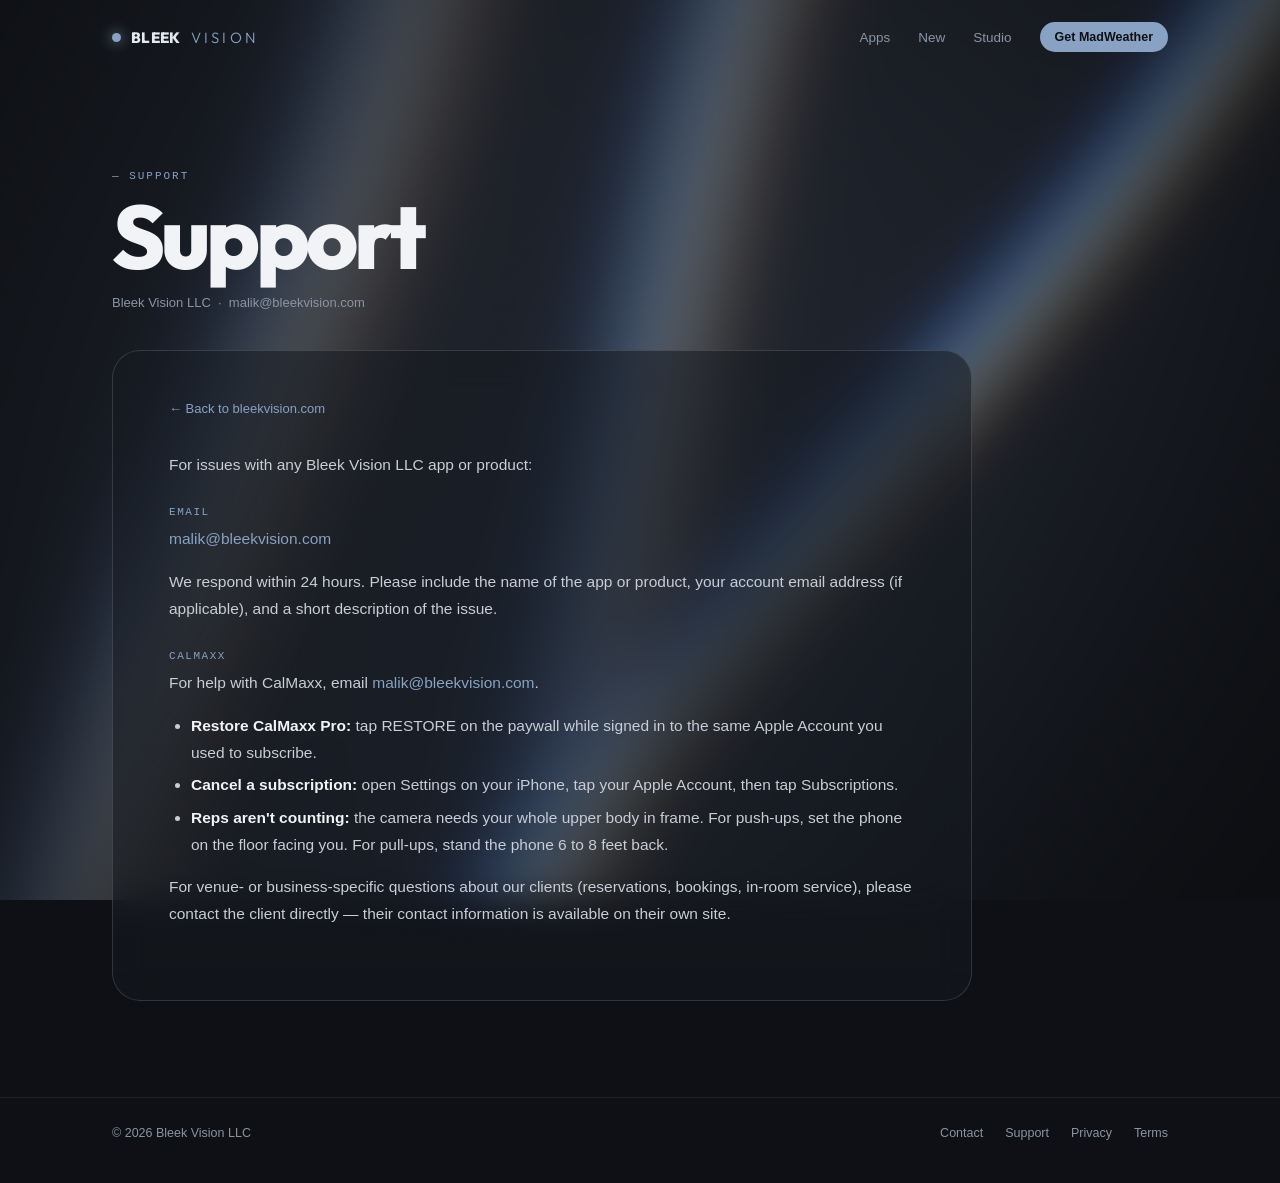
<file: support.html>
<!doctype html>
<!--
  support.html
  Bleek Vision Website

  Created by Shabaka Malik Banks on 7/4/26.
  Copyright © 2026 Bleek Vision LLC. All rights reserved.
-->
<html lang="en">
<head>
  <meta charset="utf-8" />
  <meta name="viewport" content="width=device-width, initial-scale=1" />
  <title>Support — Bleek Vision LLC</title>
  <meta name="description" content="Support for Bleek Vision LLC apps and products. Email malik@bleekvision.com — we respond within 24 hours." />
  <link rel="canonical" href="https://bleekvision.com/support" />
  <link rel="icon" href="assets/bleek-vision-logo.png" />
  <link rel="preconnect" href="https://fonts.googleapis.com">
  <link rel="preconnect" href="https://fonts.gstatic.com" crossorigin>
  <link href="https://fonts.googleapis.com/css2?family=Outfit:wght@300;800&display=swap" rel="stylesheet">
  <link rel="stylesheet" href="site.css" />
</head>
<body>
<canvas id="field" aria-hidden="true"></canvas>
<div class="grain" aria-hidden="true"></div>

<header class="top">
  <div class="wrap top__inner">
    <a class="mark" href="index.html" aria-label="Bleek Vision — home"><i aria-hidden="true"></i><b>BLEEK</b><span>VISION</span></a>
    <nav class="top__links" aria-label="Main">
      <a href="index.html#apps">Apps</a>
      <a href="index.html#new">New</a>
      <a href="index.html#about">Studio</a>
      <a class="pill-sm" href="https://apps.apple.com/us/app/madweather/id6758524351" target="_blank" rel="noopener">Get MadWeather</a>
    </nav>
  </div>
</header>

  <!-- HEADER -->
  <main class="wrap">
  <div class="doc-head">
      <div class="eyebrow">— SUPPORT</div>
      <h1>Support</h1>
      <p class="legal-meta">Bleek Vision LLC &nbsp;·&nbsp; malik@bleekvision.com</p>
  </div>

    <div class="legal-body">
      <a href="index.html" class="legal-back">← Back to bleekvision.com</a>

      <p>For issues with any Bleek Vision LLC app or product:</p>

      <h3>Email</h3>
      <p><a href="mailto:malik@bleekvision.com">malik@bleekvision.com</a></p>

      <p>We respond within 24 hours. Please include the name of the app or product, your account email address (if applicable), and a short description of the issue.</p>

      <h3 id="calmaxx">CalMaxx</h3>
      <p>For help with CalMaxx, email <a href="mailto:malik@bleekvision.com">malik@bleekvision.com</a>.</p>
      <ul>
        <li><strong>Restore CalMaxx Pro:</strong> tap RESTORE on the paywall while signed in to the same Apple Account you used to subscribe.</li>
        <li><strong>Cancel a subscription:</strong> open Settings on your iPhone, tap your Apple Account, then tap Subscriptions.</li>
        <li><strong>Reps aren't counting:</strong> the camera needs your whole upper body in frame. For push-ups, set the phone on the floor facing you. For pull-ups, stand the phone 6 to 8 feet back.</li>
      </ul>

      <p>For venue- or business-specific questions about our clients (reservations, bookings, in-room service), please contact the client directly — their contact information is available on their own site.</p>
    </div>
  </main>

  <!-- FOOTER -->
  <footer class="foot">
  <div class="wrap foot__inner">
    <span>© 2026 Bleek Vision LLC</span>
    <nav aria-label="Footer"><a href="mailto:malik@bleekvision.com">Contact</a><a href="support.html">Support</a><a href="privacy.html">Privacy</a><a href="terms.html">Terms</a></nav>
  </div>
</footer>
<script src="field.js" defer></script>
</body>
</html>
</file>
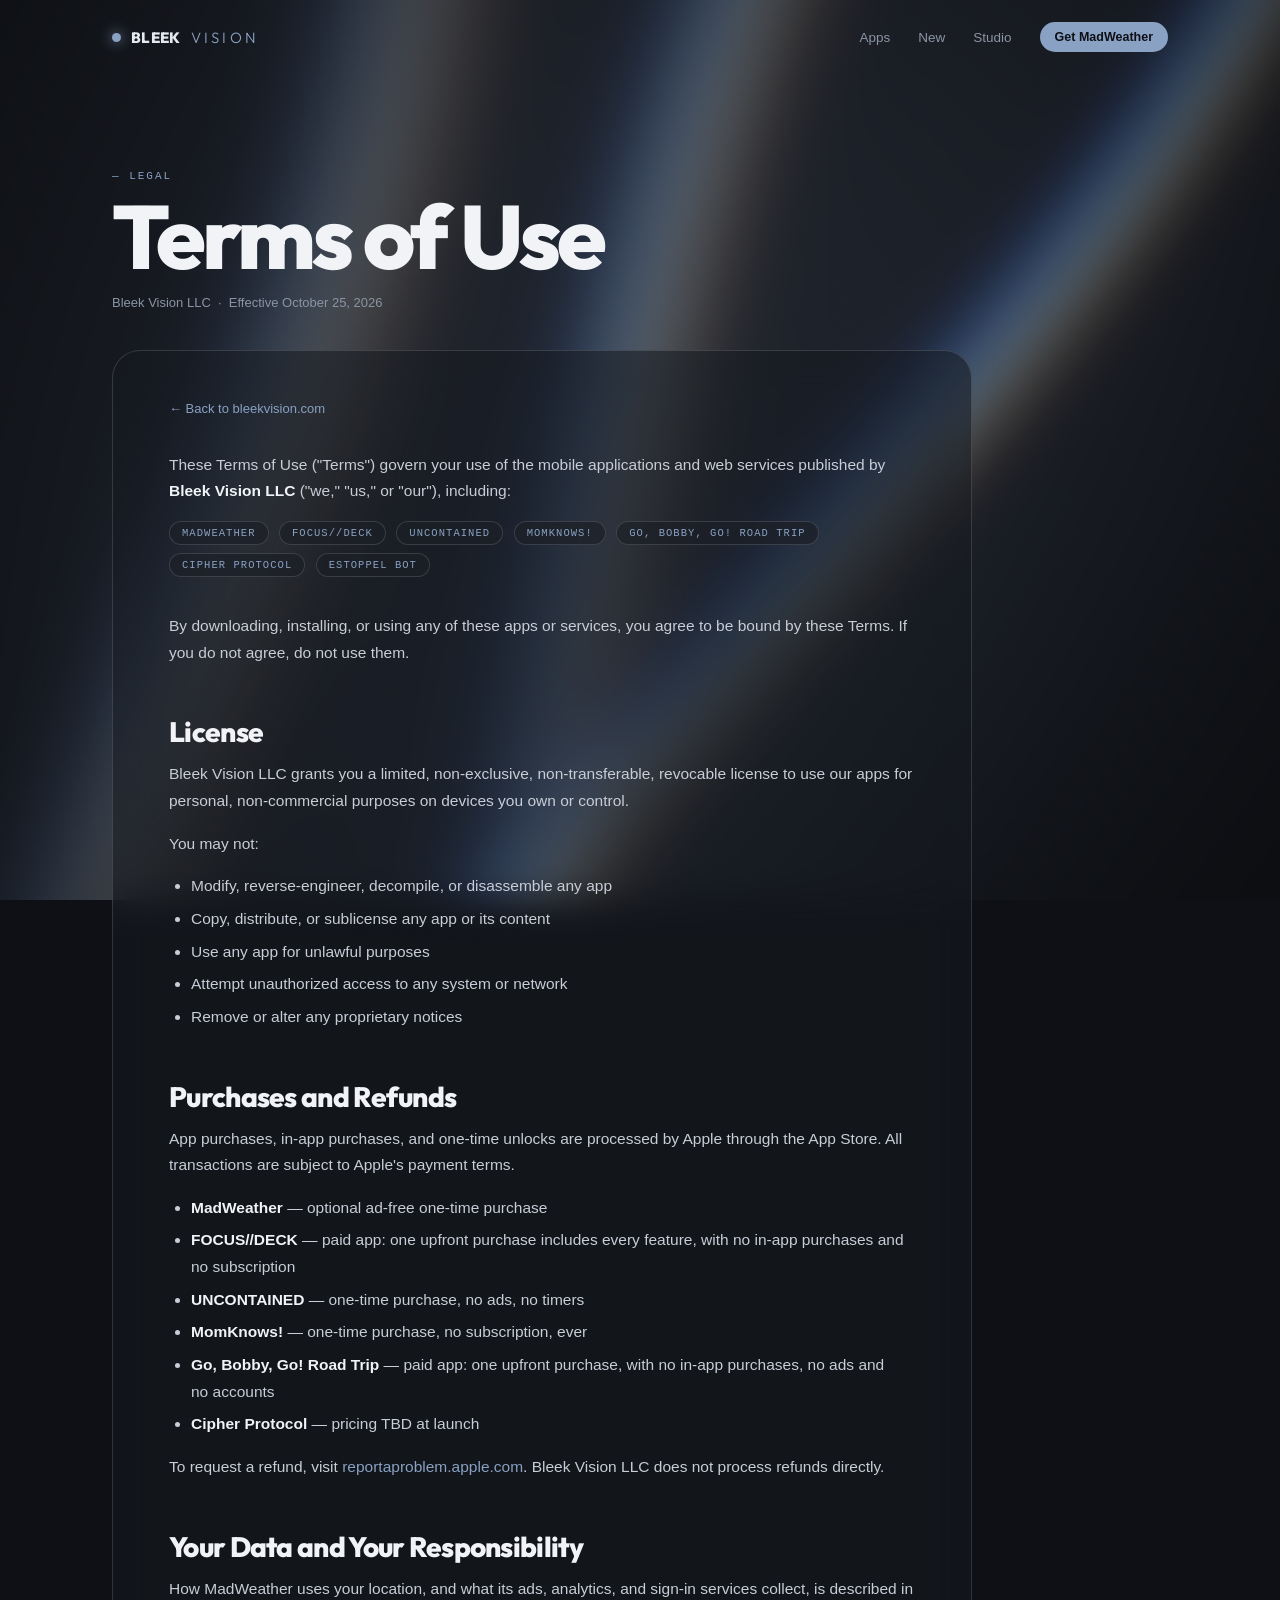
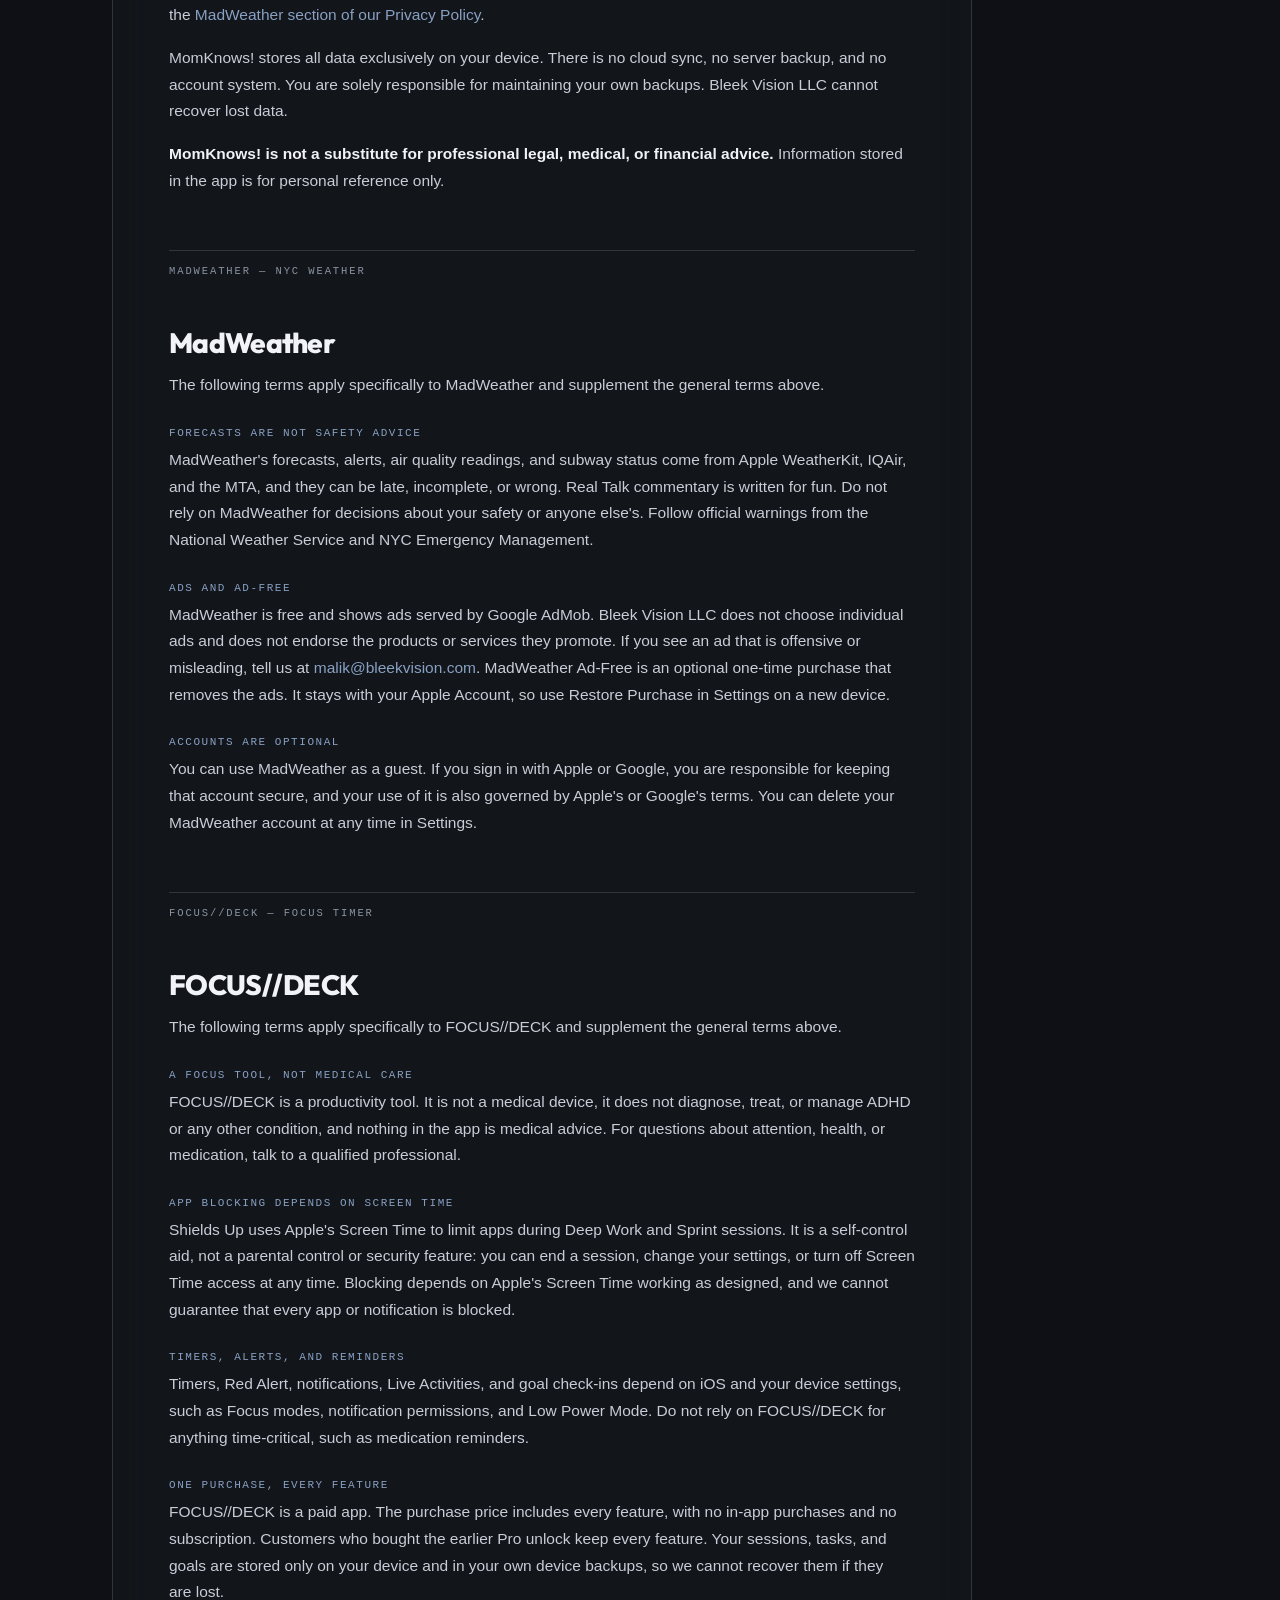
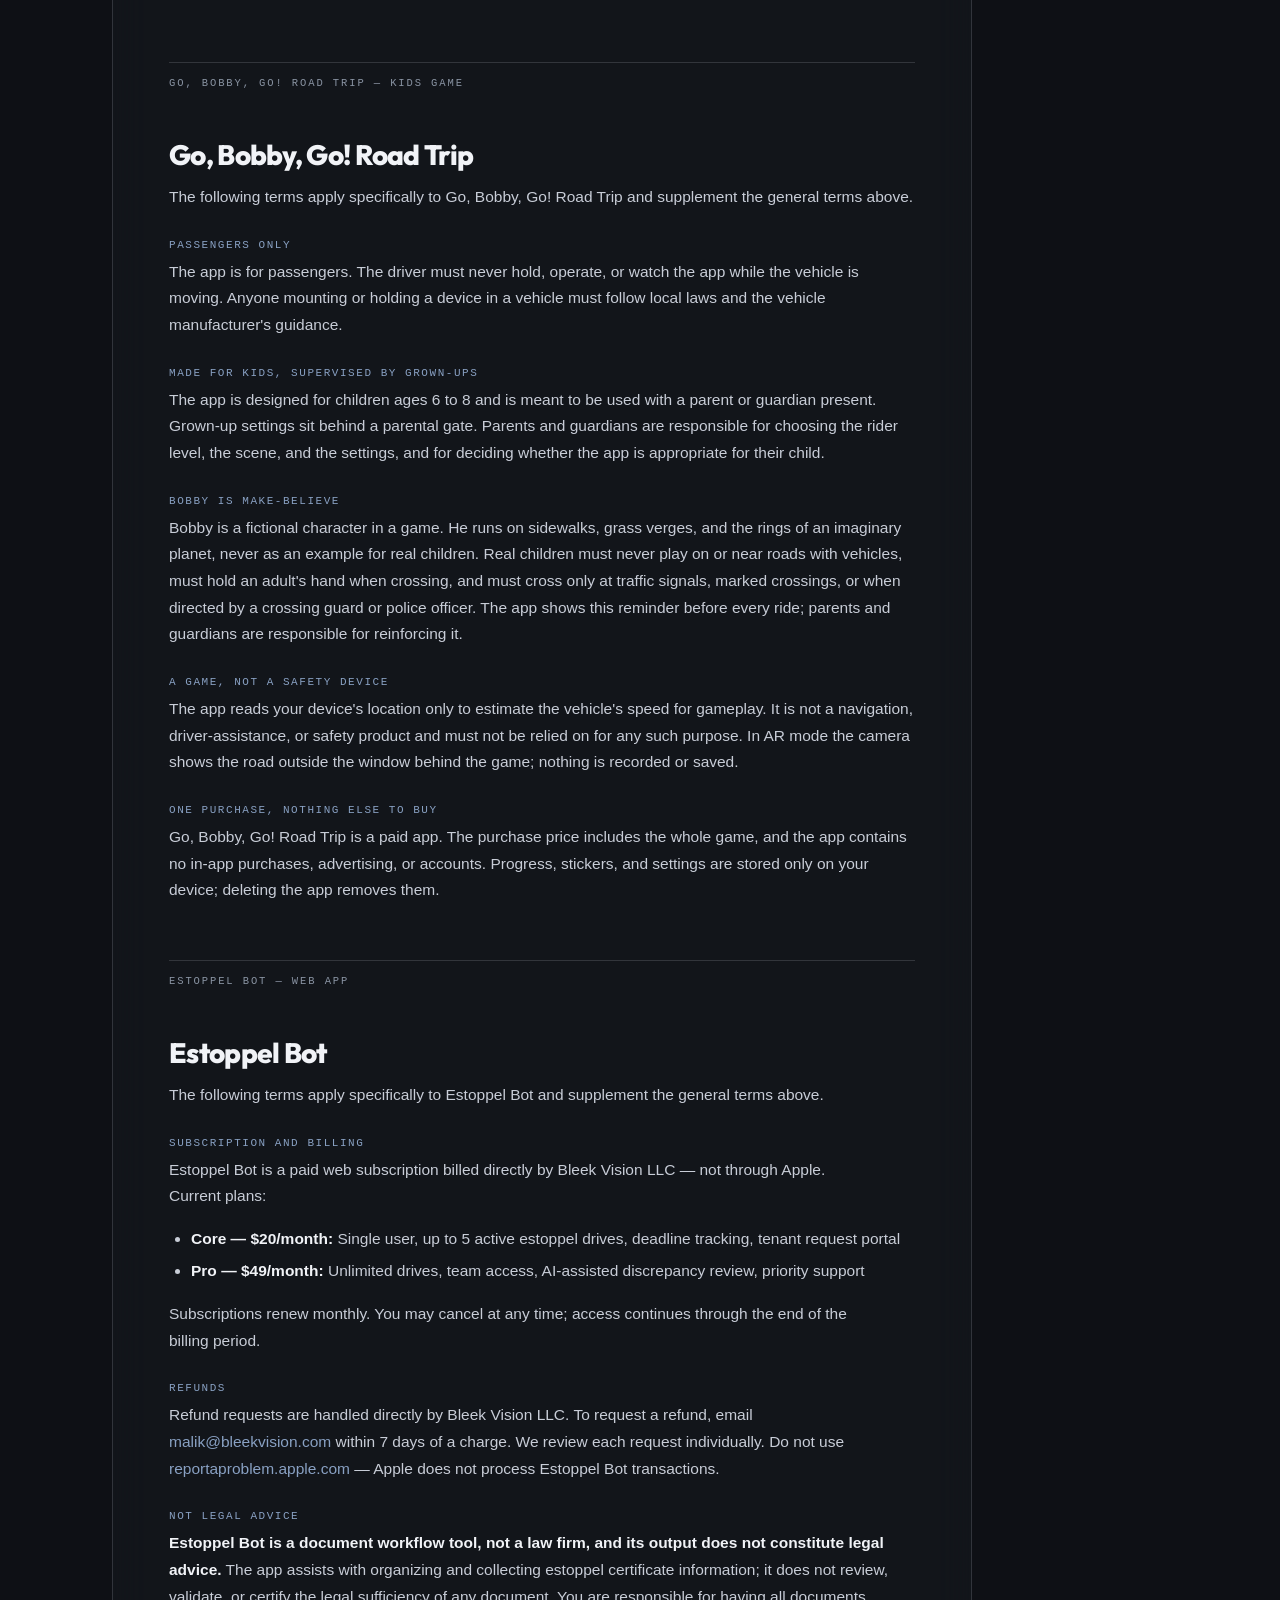
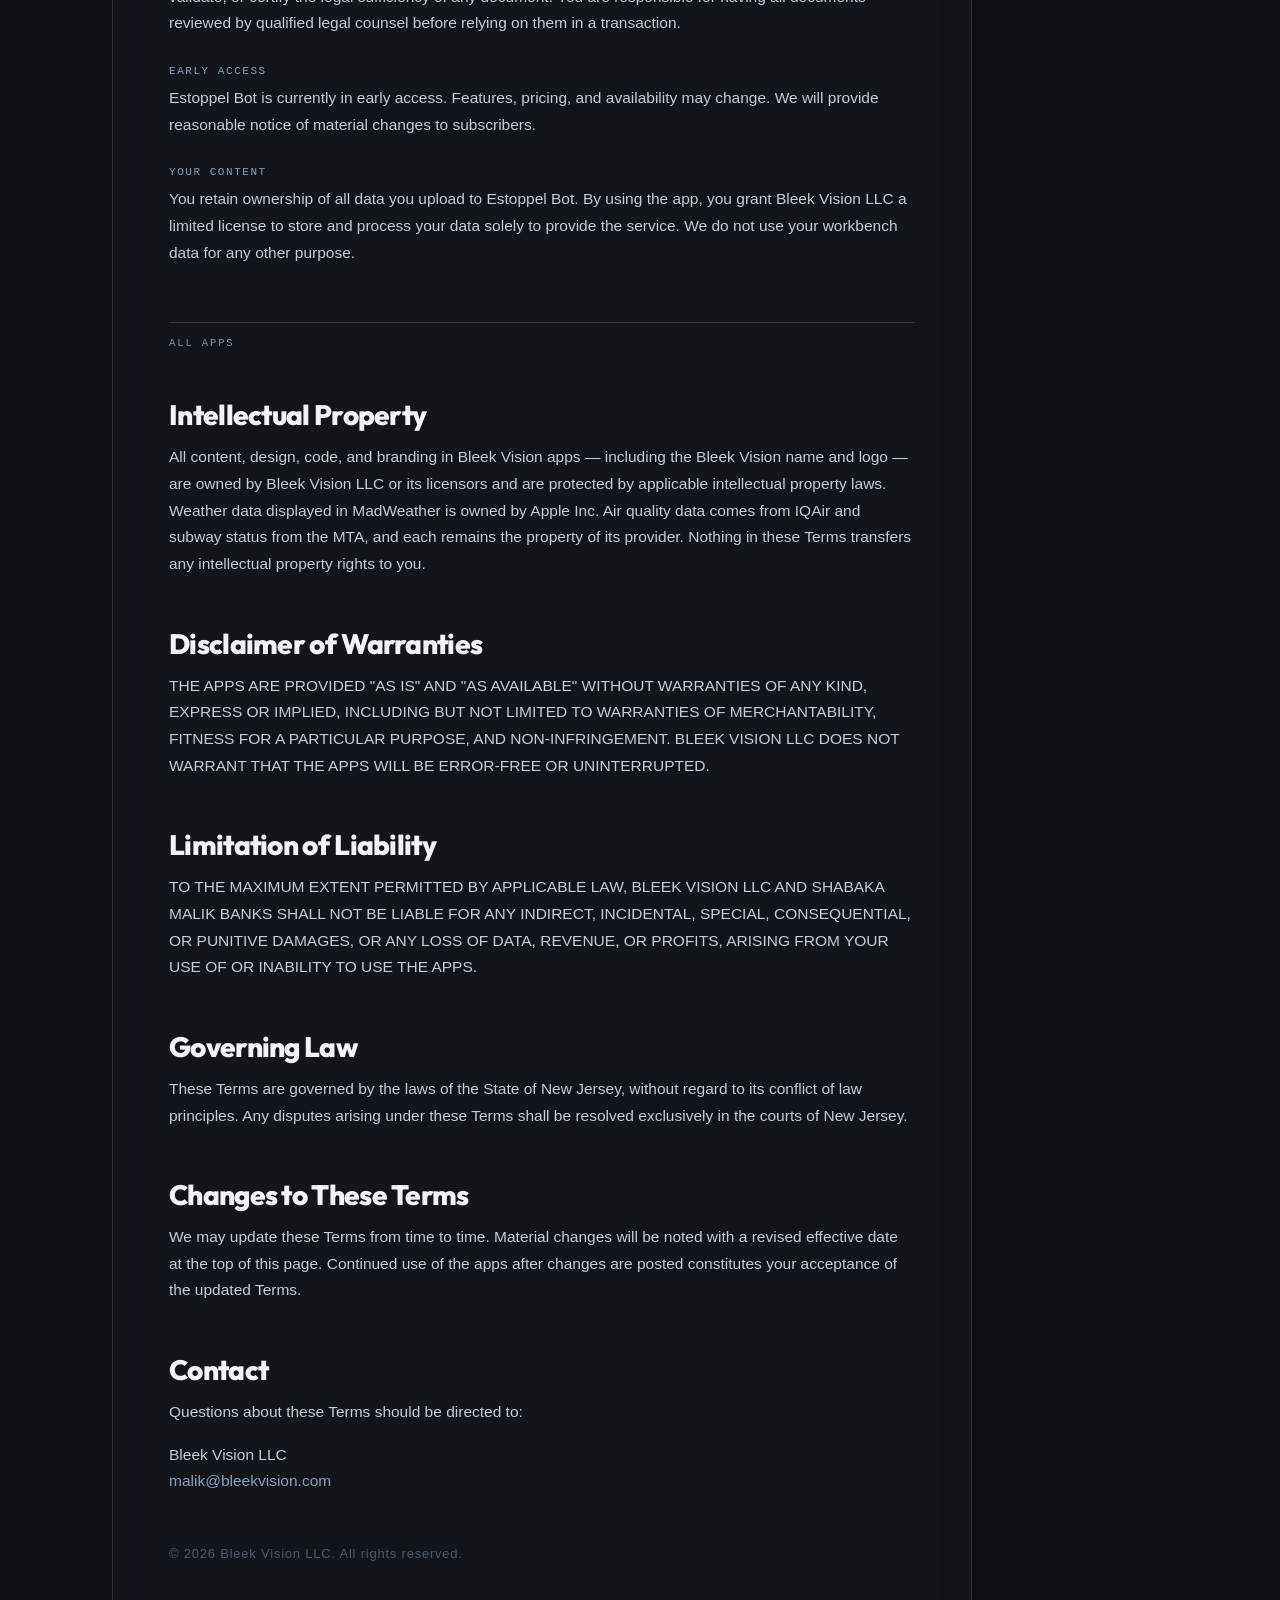
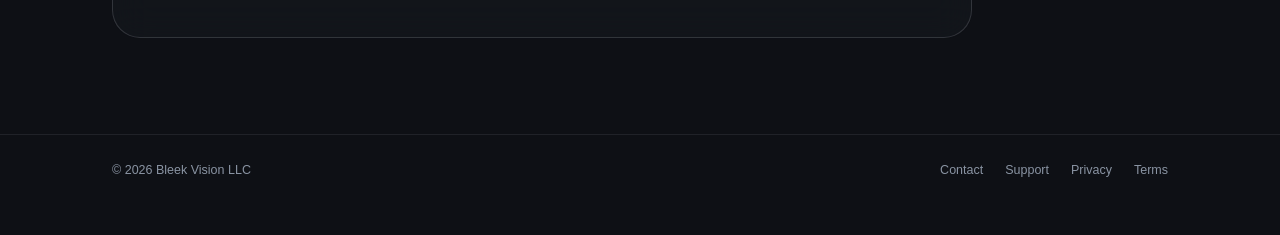
<file: terms.html>
<!doctype html>
<!--
  terms.html
  Bleek Vision Website

  Created by Shabaka Malik Banks on 5/29/26.
  Copyright © 2026 Bleek Vision LLC. All rights reserved.
-->
<html lang="en">
<head>
  <meta charset="utf-8" />
  <meta name="viewport" content="width=device-width, initial-scale=1" />
  <title>Terms of Use — Bleek Vision LLC</title>
  <meta name="description" content="Terms of use for Bleek Vision LLC apps: MadWeather, FOCUS//DECK, UNCONTAINED, MomKnows!, and Cipher Protocol." />
  <meta name="robots" content="noindex" />
  <link rel="canonical" href="https://bleekvision.com/terms.html" />
  <link rel="icon" href="assets/bleek-vision-logo.png" />
  <link rel="preconnect" href="https://fonts.googleapis.com">
  <link rel="preconnect" href="https://fonts.gstatic.com" crossorigin>
  <link href="https://fonts.googleapis.com/css2?family=Outfit:wght@300;800&display=swap" rel="stylesheet">
  <link rel="stylesheet" href="site.css" />
</head>
<body>
<canvas id="field" aria-hidden="true"></canvas>
<div class="grain" aria-hidden="true"></div>

<header class="top">
  <div class="wrap top__inner">
    <a class="mark" href="index.html" aria-label="Bleek Vision — home"><i aria-hidden="true"></i><b>BLEEK</b><span>VISION</span></a>
    <nav class="top__links" aria-label="Main">
      <a href="index.html#apps">Apps</a>
      <a href="index.html#new">New</a>
      <a href="index.html#about">Studio</a>
      <a class="pill-sm" href="https://apps.apple.com/us/app/madweather/id6758524351" target="_blank" rel="noopener">Get MadWeather</a>
    </nav>
  </div>
</header>

  <!-- HEADER -->
  <main class="wrap">
  <div class="doc-head">
      <div class="eyebrow">— LEGAL</div>
      <h1>Terms of Use</h1>
      <p class="legal-meta">Bleek Vision LLC &nbsp;·&nbsp; Effective October 25, 2026</p>
  </div>

    <div class="legal-body">
      <a href="index.html" class="legal-back">← Back to bleekvision.com</a>

      <p>These Terms of Use ("Terms") govern your use of the mobile applications and web services published by <strong>Bleek Vision LLC</strong> ("we," "us," or "our"), including:</p>
      <div style="margin-bottom:28px;">
        <span class="legal-app-tag">MADWEATHER</span>
        <span class="legal-app-tag">FOCUS//DECK</span>
        <span class="legal-app-tag">UNCONTAINED</span>
        <span class="legal-app-tag">MOMKNOWS!</span>
        <span class="legal-app-tag">GO, BOBBY, GO! ROAD TRIP</span>
        <span class="legal-app-tag">CIPHER PROTOCOL</span>
        <span class="legal-app-tag">ESTOPPEL BOT</span>
      </div>
      <p>By downloading, installing, or using any of these apps or services, you agree to be bound by these Terms. If you do not agree, do not use them.</p>

      <h2>License</h2>
      <p>Bleek Vision LLC grants you a limited, non-exclusive, non-transferable, revocable license to use our apps for personal, non-commercial purposes on devices you own or control.</p>
      <p>You may not:</p>
      <ul>
        <li>Modify, reverse-engineer, decompile, or disassemble any app</li>
        <li>Copy, distribute, or sublicense any app or its content</li>
        <li>Use any app for unlawful purposes</li>
        <li>Attempt unauthorized access to any system or network</li>
        <li>Remove or alter any proprietary notices</li>
      </ul>

      <h2>Purchases and Refunds</h2>
      <p>App purchases, in-app purchases, and one-time unlocks are processed by Apple through the App Store. All transactions are subject to Apple's payment terms.</p>
      <ul>
        <li><strong>MadWeather</strong> — optional ad-free one-time purchase</li>
        <li><strong>FOCUS//DECK</strong> — paid app: one upfront purchase includes every feature, with no in-app purchases and no subscription</li>
        <li><strong>UNCONTAINED</strong> — one-time purchase, no ads, no timers</li>
        <li><strong>MomKnows!</strong> — one-time purchase, no subscription, ever</li>
        <li><strong>Go, Bobby, Go! Road Trip</strong> — paid app: one upfront purchase, with no in-app purchases, no ads and no accounts</li>
        <li><strong>Cipher Protocol</strong> — pricing TBD at launch</li>
      </ul>
      <p>To request a refund, visit <a href="https://reportaproblem.apple.com" target="_blank" rel="noopener">reportaproblem.apple.com</a>. Bleek Vision LLC does not process refunds directly.</p>

      <h2>Your Data and Your Responsibility</h2>
      <p>How MadWeather uses your location, and what its ads, analytics, and sign-in services collect, is described in the <a href="privacy.html#madweather">MadWeather section of our Privacy Policy</a>.</p>
      <p>MomKnows! stores all data exclusively on your device. There is no cloud sync, no server backup, and no account system. You are solely responsible for maintaining your own backups. Bleek Vision LLC cannot recover lost data.</p>
      <p><strong>MomKnows! is not a substitute for professional legal, medical, or financial advice.</strong> Information stored in the app is for personal reference only.</p>

      <hr class="legal-divider" data-label="MADWEATHER — NYC WEATHER" />

      <h2 id="madweather">MadWeather</h2>
      <p>The following terms apply specifically to MadWeather and supplement the general terms above.</p>

      <h3>Forecasts Are Not Safety Advice</h3>
      <p>MadWeather's forecasts, alerts, air quality readings, and subway status come from Apple WeatherKit, IQAir, and the MTA, and they can be late, incomplete, or wrong. Real Talk commentary is written for fun. Do not rely on MadWeather for decisions about your safety or anyone else's. Follow official warnings from the National Weather Service and NYC Emergency Management.</p>

      <h3>Ads and Ad-Free</h3>
      <p>MadWeather is free and shows ads served by Google AdMob. Bleek Vision LLC does not choose individual ads and does not endorse the products or services they promote. If you see an ad that is offensive or misleading, tell us at <a href="mailto:malik@bleekvision.com">malik@bleekvision.com</a>. MadWeather Ad-Free is an optional one-time purchase that removes the ads. It stays with your Apple Account, so use Restore Purchase in Settings on a new device.</p>

      <h3>Accounts Are Optional</h3>
      <p>You can use MadWeather as a guest. If you sign in with Apple or Google, you are responsible for keeping that account secure, and your use of it is also governed by Apple's or Google's terms. You can delete your MadWeather account at any time in Settings.</p>

      <hr class="legal-divider" data-label="FOCUS//DECK — FOCUS TIMER" />

      <h2 id="focus-deck">FOCUS//DECK</h2>
      <p>The following terms apply specifically to FOCUS//DECK and supplement the general terms above.</p>

      <h3>A Focus Tool, Not Medical Care</h3>
      <p>FOCUS//DECK is a productivity tool. It is not a medical device, it does not diagnose, treat, or manage ADHD or any other condition, and nothing in the app is medical advice. For questions about attention, health, or medication, talk to a qualified professional.</p>

      <h3>App Blocking Depends on Screen Time</h3>
      <p>Shields Up uses Apple's Screen Time to limit apps during Deep Work and Sprint sessions. It is a self-control aid, not a parental control or security feature: you can end a session, change your settings, or turn off Screen Time access at any time. Blocking depends on Apple's Screen Time working as designed, and we cannot guarantee that every app or notification is blocked.</p>

      <h3>Timers, Alerts, and Reminders</h3>
      <p>Timers, Red Alert, notifications, Live Activities, and goal check-ins depend on iOS and your device settings, such as Focus modes, notification permissions, and Low Power Mode. Do not rely on FOCUS//DECK for anything time-critical, such as medication reminders.</p>

      <h3>One Purchase, Every Feature</h3>
      <p>FOCUS//DECK is a paid app. The purchase price includes every feature, with no in-app purchases and no subscription. Customers who bought the earlier Pro unlock keep every feature. Your sessions, tasks, and goals are stored only on your device and in your own device backups, so we cannot recover them if they are lost.</p>

      <hr class="legal-divider" data-label="GO, BOBBY, GO! ROAD TRIP — KIDS GAME" />

      <h2 id="go-bobby-go">Go, Bobby, Go! Road Trip</h2>
      <p>The following terms apply specifically to Go, Bobby, Go! Road Trip and supplement the general terms above.</p>

      <h3>Passengers Only</h3>
      <p>The app is for passengers. The driver must never hold, operate, or watch the app while the vehicle is moving. Anyone mounting or holding a device in a vehicle must follow local laws and the vehicle manufacturer's guidance.</p>

      <h3>Made for Kids, Supervised by Grown-ups</h3>
      <p>The app is designed for children ages 6 to 8 and is meant to be used with a parent or guardian present. Grown-up settings sit behind a parental gate. Parents and guardians are responsible for choosing the rider level, the scene, and the settings, and for deciding whether the app is appropriate for their child.</p>

      <h3>Bobby Is Make-Believe</h3>
      <p>Bobby is a fictional character in a game. He runs on sidewalks, grass verges, and the rings of an imaginary planet, never as an example for real children. Real children must never play on or near roads with vehicles, must hold an adult's hand when crossing, and must cross only at traffic signals, marked crossings, or when directed by a crossing guard or police officer. The app shows this reminder before every ride; parents and guardians are responsible for reinforcing it.</p>

      <h3>A Game, Not a Safety Device</h3>
      <p>The app reads your device's location only to estimate the vehicle's speed for gameplay. It is not a navigation, driver-assistance, or safety product and must not be relied on for any such purpose. In AR mode the camera shows the road outside the window behind the game; nothing is recorded or saved.</p>

      <h3>One Purchase, Nothing Else to Buy</h3>
      <p>Go, Bobby, Go! Road Trip is a paid app. The purchase price includes the whole game, and the app contains no in-app purchases, advertising, or accounts. Progress, stickers, and settings are stored only on your device; deleting the app removes them.</p>

      <hr class="legal-divider" data-label="ESTOPPEL BOT — WEB APP" />

      <h2>Estoppel Bot</h2>
      <p>The following terms apply specifically to Estoppel Bot and supplement the general terms above.</p>

      <h3>Subscription and Billing</h3>
      <p>Estoppel Bot is a paid web subscription billed directly by Bleek Vision LLC — not through Apple. Current plans:</p>
      <ul>
        <li><strong>Core — $20/month:</strong> Single user, up to 5 active estoppel drives, deadline tracking, tenant request portal</li>
        <li><strong>Pro — $49/month:</strong> Unlimited drives, team access, AI-assisted discrepancy review, priority support</li>
      </ul>
      <p>Subscriptions renew monthly. You may cancel at any time; access continues through the end of the billing period.</p>

      <h3>Refunds</h3>
      <p>Refund requests are handled directly by Bleek Vision LLC. To request a refund, email <a href="mailto:malik@bleekvision.com">malik@bleekvision.com</a> within 7 days of a charge. We review each request individually. Do not use <a href="https://reportaproblem.apple.com" target="_blank" rel="noopener">reportaproblem.apple.com</a> — Apple does not process Estoppel Bot transactions.</p>

      <h3>Not Legal Advice</h3>
      <p><strong>Estoppel Bot is a document workflow tool, not a law firm, and its output does not constitute legal advice.</strong> The app assists with organizing and collecting estoppel certificate information; it does not review, validate, or certify the legal sufficiency of any document. You are responsible for having all documents reviewed by qualified legal counsel before relying on them in a transaction.</p>

      <h3>Early Access</h3>
      <p>Estoppel Bot is currently in early access. Features, pricing, and availability may change. We will provide reasonable notice of material changes to subscribers.</p>

      <h3>Your Content</h3>
      <p>You retain ownership of all data you upload to Estoppel Bot. By using the app, you grant Bleek Vision LLC a limited license to store and process your data solely to provide the service. We do not use your workbench data for any other purpose.</p>

      <hr class="legal-divider" data-label="ALL APPS" />

      <h2>Intellectual Property</h2>
      <p>All content, design, code, and branding in Bleek Vision apps — including the Bleek Vision name and logo — are owned by Bleek Vision LLC or its licensors and are protected by applicable intellectual property laws. Weather data displayed in MadWeather is owned by Apple Inc. Air quality data comes from IQAir and subway status from the MTA, and each remains the property of its provider. Nothing in these Terms transfers any intellectual property rights to you.</p>

      <h2>Disclaimer of Warranties</h2>
      <p>THE APPS ARE PROVIDED "AS IS" AND "AS AVAILABLE" WITHOUT WARRANTIES OF ANY KIND, EXPRESS OR IMPLIED, INCLUDING BUT NOT LIMITED TO WARRANTIES OF MERCHANTABILITY, FITNESS FOR A PARTICULAR PURPOSE, AND NON-INFRINGEMENT. BLEEK VISION LLC DOES NOT WARRANT THAT THE APPS WILL BE ERROR-FREE OR UNINTERRUPTED.</p>

      <h2>Limitation of Liability</h2>
      <p>TO THE MAXIMUM EXTENT PERMITTED BY APPLICABLE LAW, BLEEK VISION LLC AND SHABAKA MALIK BANKS SHALL NOT BE LIABLE FOR ANY INDIRECT, INCIDENTAL, SPECIAL, CONSEQUENTIAL, OR PUNITIVE DAMAGES, OR ANY LOSS OF DATA, REVENUE, OR PROFITS, ARISING FROM YOUR USE OF OR INABILITY TO USE THE APPS.</p>

      <h2>Governing Law</h2>
      <p>These Terms are governed by the laws of the State of New Jersey, without regard to its conflict of law principles. Any disputes arising under these Terms shall be resolved exclusively in the courts of New Jersey.</p>

      <h2>Changes to These Terms</h2>
      <p>We may update these Terms from time to time. Material changes will be noted with a revised effective date at the top of this page. Continued use of the apps after changes are posted constitutes your acceptance of the updated Terms.</p>

      <h2>Contact</h2>
      <p>Questions about these Terms should be directed to:</p>
      <p>Bleek Vision LLC<br />
      <a href="mailto:malik@bleekvision.com">malik@bleekvision.com</a></p>

      <p style="margin-top:48px;font-size:13px;color:var(--mute-deep);font-family:var(--font-mono);letter-spacing:0.06em;">© 2026 Bleek Vision LLC. All rights reserved.</p>
    </div>
  </main>

  <!-- FOOTER -->
  <footer class="foot">
  <div class="wrap foot__inner">
    <span>© 2026 Bleek Vision LLC</span>
    <nav aria-label="Footer"><a href="mailto:malik@bleekvision.com">Contact</a><a href="support.html">Support</a><a href="privacy.html">Privacy</a><a href="terms.html">Terms</a></nav>
  </div>
</footer>
<script src="field.js" defer></script>
</body>
</html>
</file>
<file: site.css>
/*
//  site.css
//  Bleek Vision Website
//
//  Created by Shabaka Malik Banks on 11/16/26.
//  Copyright © 2026 Bleek Vision LLC. All rights reserved.
//
//  Studio pages (home, legal, support, Cipher shell). Minimal layout: a
//  WebGL light field (field.js) behind frosted-glass panels.
*/

:root {
  --bg: #0E1015;
  --ink: #E4E8EF;
  --white: #F1F3F7;
  --silver: #C8CDD7;
  --mute: #8A94A3;       /* ≈ 6:1 on --bg */
  --mute-deep: #4E5A6B;
  --accent: #89A1C3;     /* periwinkle — the one studio accent */
  --live: #7EC8A0;
  --calmaxx: #3DFF6B;
  --glass: rgba(23, 26, 32, 0.55);
  --glass-hi: rgba(28, 32, 40, 0.72);
  --rule: rgba(214, 219, 227, 0.09);
  --rule-hi: rgba(214, 219, 227, 0.16);

  --font: -apple-system, BlinkMacSystemFont, "SF Pro Text", "Helvetica Neue", Arial, sans-serif;
  --display: "Outfit", var(--font);
  --mono: ui-monospace, "SF Mono", "JetBrains Mono", Menlo, monospace;
  --ease: cubic-bezier(0.23, 1, 0.32, 1);
  --max: 1120px;
}

*, *::before, *::after { box-sizing: border-box; margin: 0; padding: 0; }
html { background: var(--bg); color: var(--ink); font-family: var(--font); -webkit-font-smoothing: antialiased; scroll-behavior: smooth; }
body { background: var(--bg); min-height: 100vh; overflow-x: hidden; }
a { color: inherit; text-decoration: none; }
img { max-width: 100%; }
:focus-visible { outline: 2px solid var(--accent); outline-offset: 3px; border-radius: 6px; }
.sr-only { position: absolute; width: 1px; height: 1px; padding: 0; margin: -1px; overflow: hidden; clip: rect(0 0 0 0); white-space: nowrap; border: 0; }

/* ─── Light field ─── */
#field { position: fixed; inset: 0; width: 100%; height: 100%; z-index: 0; display: block; }
#field.field--flat { background: radial-gradient(70% 55% at 72% 18%, rgba(137,161,195,.22), transparent 70%), var(--bg); }
.grain {
  position: fixed; inset: 0; z-index: 1; pointer-events: none; opacity: .07; mix-blend-mode: overlay;
  background-image: url("data:image/svg+xml,%3Csvg xmlns='http://www.w3.org/2000/svg' width='160' height='160'%3E%3Cfilter id='n'%3E%3CfeTurbulence type='fractalNoise' baseFrequency='.9' numOctaves='2'/%3E%3C/filter%3E%3Crect width='100%25' height='100%25' filter='url(%23n)'/%3E%3C/svg%3E");
}
.top, main, .foot { position: relative; z-index: 2; }
.wrap { max-width: var(--max); margin: 0 auto; padding: 0 32px; }

/* ─── Top bar ─── */
.top { padding: 22px 0; }
.top__inner { display: flex; align-items: center; justify-content: space-between; gap: 16px; }
.mark { font-family: var(--display); font-size: 15px; letter-spacing: .02em; display: flex; align-items: center; gap: 10px; }
.mark b { font-weight: 800; }
.mark span { font-weight: 300; letter-spacing: .22em; color: var(--accent); }
.mark i { width: 9px; height: 9px; border-radius: 50%; background: var(--accent); box-shadow: 0 0 14px var(--accent); }
.top__links { display: flex; align-items: center; gap: 28px; font-size: 13.5px; color: var(--mute); }
.top__links a { transition: color .2s var(--ease); }
.top__links a:hover { color: var(--ink); }
.pill-sm { font-size: 12.5px; padding: 8px 15px; border-radius: 99px; background: var(--accent); color: var(--bg) !important; font-weight: 600; white-space: nowrap; }
.pill-sm:hover { background: #A4B8D4; }

/* ─── Buttons ─── */
.btn {
  display: inline-flex; align-items: center; justify-content: center; gap: 10px;
  min-height: 48px; padding: 0 24px; border-radius: 99px; border: 0;
  font: 600 15px/1 var(--font); cursor: pointer; white-space: nowrap;
  transition: transform .2s var(--ease), background .2s var(--ease), border-color .2s var(--ease);
}
.btn:active { transform: scale(.97); }
.btn svg { width: 17px; height: 17px; }
.btn--solid { background: var(--white); color: var(--bg); }
.btn--solid:hover { background: #fff; }
.btn--glass { background: var(--glass); color: var(--ink); border: 1px solid var(--rule-hi); backdrop-filter: blur(14px); -webkit-backdrop-filter: blur(14px); }
.btn--glass:hover { border-color: var(--accent); }

/* ─── Hero ─── */
.hero { display: grid; grid-template-columns: 1.25fr 1fr; align-items: end; gap: 40px; padding-top: 110px; }
.hero h1 { font-family: var(--display); font-size: clamp(64px, 10.5vw, 148px); line-height: .86; letter-spacing: -.045em; }
.hero h1 b { display: block; font-weight: 800; color: var(--white); }
.hero h1 span { display: block; font-weight: 300; letter-spacing: -.02em; color: var(--accent); }
.hero__tag { font-size: clamp(20px, 1.9vw, 26px); line-height: 1.18; letter-spacing: -.015em; max-width: 15ch; padding-bottom: 14px; }
.hero__cta { display: flex; flex-wrap: wrap; gap: 12px; margin-top: 52px; }
.fine { margin-top: 16px; font-size: 12.5px; color: var(--mute); }
.fine a { color: var(--ink); text-decoration: underline; text-underline-offset: 3px; text-decoration-color: var(--mute-deep); }

/* ─── Glass surfaces ─── */
.feature, .panel {
  background: var(--glass); border: 1px solid var(--rule-hi);
  backdrop-filter: blur(18px) saturate(1.2); -webkit-backdrop-filter: blur(18px) saturate(1.2);
}

/* ─── New release feature (CalMaxx) ─── */
.feature {
  margin-top: 84px; border-radius: 28px; padding: 36px;
  display: grid; grid-template-columns: minmax(220px, 300px) 1fr; gap: 48px; align-items: center;
  box-shadow: 0 40px 120px -30px rgba(0,0,0,.7);
  scroll-margin-top: 24px;
}
.tag { display: inline-flex; align-items: center; gap: 10px; font-family: var(--mono); font-size: 11px; letter-spacing: .16em; color: var(--silver); }
.tag i { width: 7px; height: 7px; border-radius: 50%; background: var(--calmaxx); box-shadow: 0 0 10px var(--calmaxx); }
.feature__logo { margin-top: 18px; }
.feature__logo img { display: block; width: min(280px, 100%); height: auto; }
.feature__sub { margin-top: 14px; font-size: clamp(20px, 2vw, 24px); letter-spacing: -.015em; color: var(--white); }
.feature__desc { margin-top: 10px; font-size: 15px; line-height: 1.5; color: var(--mute); max-width: 46ch; }

/* second+ feature panels stack with a smaller gap */
.feature + .feature { margin-top: 24px; }
.feature--flip { grid-template-columns: 1fr minmax(220px, 300px); }
.feature--flip .feature__media { order: 2; }
.shot { width: 100%; aspect-ratio: 660 / 1434; max-height: 560px; border-radius: 22px; overflow: hidden; border: 1px solid var(--rule-hi); background: #F3EDE2; margin: 0 auto; }
.shot img { display: block; width: 100%; height: 100%; object-fit: cover; object-position: 50% 0; }
.feature__title { margin-top: 18px; font-family: var(--display); font-weight: 800; font-size: clamp(40px, 4.6vw, 60px); line-height: 1; letter-spacing: -.035em; color: var(--white); }
.feature__meta { margin-top: 14px; font-family: var(--mono); font-size: 11.5px; letter-spacing: .06em; color: var(--mute); }
.feature__cta { margin-top: 26px; }
.tag--live i { background: var(--live); box-shadow: 0 0 10px var(--live); }

.cmx { margin: 0; display: flex; flex-direction: column; align-items: center; gap: 14px; }
.cmx__frame { position: relative; width: 100%; aspect-ratio: 1080 / 1910; border-radius: 22px; overflow: hidden; background: #050806; border: 1px solid var(--rule-hi); }
.cmx__video { width: 100%; height: 100%; object-fit: cover; display: block; }
.cmx__video::-webkit-media-controls-start-playback-button { display: none !important; -webkit-appearance: none; }
.cmx__caption {
  position: absolute; left: 0; right: 0; top: 7%; text-align: center; pointer-events: none;
  font-family: var(--mono); font-size: 11.5px; letter-spacing: .14em; text-transform: uppercase; color: #fff;
  text-shadow: 0 1px 10px rgba(0,0,0,.8);
}
.cmx__picker { display: flex; gap: 8px; }
.cmx__pick {
  width: 46px; height: 46px; border-radius: 12px; overflow: hidden; padding: 0; cursor: pointer;
  border: 2px solid var(--rule-hi); background: var(--glass-hi);
  transition: border-color .2s var(--ease), transform .15s var(--ease);
}
.cmx__pick img { width: 100%; height: 100%; object-fit: cover; object-position: 50% 56%; display: block; }
.cmx__pick[aria-pressed="true"] { border-color: var(--calmaxx); }
.cmx__pick:hover { border-color: rgba(61,255,107,.6); }
.cmx__pick:active { transform: scale(.95); }


/* ─── Split sections ─── */
.split { display: grid; grid-template-columns: 1fr 1.45fr; gap: 56px; padding: 96px 0; border-top: 1px solid var(--rule); scroll-margin-top: 8px; }
.feature + .split { margin-top: 96px; }
.split h2 { font-family: var(--display); font-weight: 800; font-size: clamp(32px, 3.6vw, 44px); letter-spacing: -.035em; line-height: 1; color: var(--white); }
.lede { margin-top: 10px; font-size: 14px; line-height: 1.45; color: var(--mute); max-width: 28ch; }
.split__side .btn { margin-top: 26px; }

.panel { border-radius: 22px; padding: 8px 22px 6px; }
.panel__head { padding: 18px 0 14px; border-bottom: 1px solid var(--rule); }
.panel__head h3 { font-size: 17px; font-weight: 600; letter-spacing: -.01em; }
.panel__head p { margin-top: 4px; font-size: 13px; color: var(--mute); }

.row { display: grid; grid-template-columns: 44px 1fr auto; gap: 14px; align-items: center; padding: 13px 0; border-bottom: 1px solid var(--rule); }
.row:last-child { border-bottom: 0; }
.row img { width: 44px; height: 44px; border-radius: 11px; object-fit: cover; object-position: 50% 20%; background: var(--glass-hi); }
.row__name { font-size: 15px; font-weight: 600; letter-spacing: -.01em; display: flex; gap: 8px; align-items: center; }
.row__name em { font-style: normal; font-family: var(--mono); font-size: 9.5px; letter-spacing: .14em; padding: 3px 7px; border-radius: 99px; background: var(--accent); color: var(--bg); }
.row__desc { margin-top: 2px; font-size: 13px; color: var(--mute); }
.row__go { font-size: 13px; white-space: nowrap; text-decoration: underline; text-underline-offset: 3px; text-decoration-color: var(--mute-deep); transition: color .2s var(--ease), text-decoration-color .2s var(--ease); }
.row:hover .row__go { color: var(--accent); text-decoration-color: var(--accent); }

/* studio */
.panel--studio { padding: 22px; }
.studio { display: flex; align-items: center; gap: 18px; }
.studio__portrait img { display: block; width: 72px; height: 72px; border-radius: 50%; object-fit: cover; object-position: 50% 18%; border: 1px solid var(--rule-hi); }
.studio__line { font-family: var(--display); font-weight: 300; font-size: clamp(22px, 2.4vw, 30px); line-height: 1.2; letter-spacing: -.02em; }
.studio__line b { font-weight: 800; color: var(--white); }
.studio__by { margin-top: 6px; font-size: 13px; color: var(--mute); }
.story { margin-top: 20px; border-top: 1px solid var(--rule); padding-top: 16px; }
.story summary { cursor: pointer; font-size: 14px; font-weight: 600; list-style: none; display: inline-flex; align-items: center; gap: 8px; }
.story summary::-webkit-details-marker { display: none; }
.story summary::after { content: "+"; font-weight: 400; color: var(--accent); transition: transform .2s var(--ease); }
.story[open] summary::after { transform: rotate(45deg); }
.story p { margin-top: 14px; font-size: 15px; line-height: 1.65; color: var(--silver); max-width: 62ch; }
.studio__tools { margin-top: 18px; font-size: 12.5px; color: var(--mute); }

/* ─── Footer ─── */
.foot { border-top: 1px solid var(--rule); padding: 28px 0 40px; font-size: 12.5px; color: var(--mute); }
.foot__inner { display: flex; justify-content: space-between; gap: 20px; flex-wrap: wrap; }
.foot nav { display: flex; gap: 22px; flex-wrap: wrap; }
.foot a:hover { color: var(--ink); }

/* ─── Reveal ─── */
.js .rv { opacity: 0; transform: translateY(14px); transition: opacity .9s var(--ease), transform .9s var(--ease); }
.js .rv.in { opacity: 1; transform: none; }

/* ─── Responsive ─── */
@media (max-width: 820px) {
  .top__links a:not(.pill-sm) { display: none; }
  .hero { grid-template-columns: 1fr; padding-top: 64px; gap: 22px; }
  .hero__tag { padding-bottom: 0; }
  .hero__cta { margin-top: 30px; }
  .feature { grid-template-columns: 1fr; margin-top: 56px; padding: 22px; gap: 28px; border-radius: 22px; }
  .cmx__frame { max-width: 300px; }
  .feature--flip { grid-template-columns: 1fr; }
  .feature--flip .feature__media { order: 0; }
  .shot { max-width: 300px; }
  .split { grid-template-columns: 1fr; gap: 26px; padding: 64px 0; }
  .feature + .split { margin-top: 64px; }
}
@media (max-width: 560px) {
  .wrap { padding: 0 16px; }
  .hero__cta .btn { flex: 1 1 100%; }
  .feature__cta { width: 100%; }
  .panel { padding: 4px 16px 2px; }
  .panel--studio { padding: 18px 16px; }
  .row { grid-template-columns: 40px 1fr auto; gap: 12px; }
  .row img { width: 40px; height: 40px; }
}
@media (prefers-reduced-motion: reduce) {
  html { scroll-behavior: auto; }
  .js .rv { opacity: 1; transform: none; transition: none; }
}

/* ─── Document pages (privacy, terms, support) ─── */
.doc-head { padding: 96px 0 40px; }
.doc-head .eyebrow { font-family: var(--mono); font-size: 11px; letter-spacing: .18em; color: var(--accent); }
.doc-head h1 { margin-top: 14px; font-family: var(--display); font-weight: 800; font-size: clamp(48px, 7vw, 96px); line-height: .9; letter-spacing: -.045em; color: var(--white); }
.doc-head .legal-meta { margin-top: 18px; font-size: 13px; color: var(--mute); }
.legal-body {
  max-width: 860px; margin: 0 0 96px; padding: 48px 56px 56px; border-radius: 28px;
  background: var(--glass); border: 1px solid var(--rule-hi);
  backdrop-filter: blur(18px) saturate(1.2); -webkit-backdrop-filter: blur(18px) saturate(1.2);
}
.legal-back { display: inline-block; margin-bottom: 36px; font-size: 13px; color: var(--mute); }
.legal-back:hover { color: var(--ink); }
.legal-body h2 { margin: 48px 0 12px; font-family: var(--display); font-weight: 800; font-size: clamp(22px, 2.4vw, 28px); letter-spacing: -.025em; color: var(--white); }
.legal-body h2:first-child, .legal-back + h2 { margin-top: 0; }
.legal-body h3 { margin: 28px 0 8px; font-family: var(--mono); font-size: 11px; font-weight: 500; letter-spacing: .14em; text-transform: uppercase; color: var(--accent); }
.legal-body p, .legal-body ul, .legal-body ol { margin: 0 0 16px; font-size: 15.5px; line-height: 1.72; color: var(--silver); text-wrap: pretty; }
.legal-body ul, .legal-body ol { padding-left: 22px; }
.legal-body li { margin-bottom: 6px; }
.legal-body strong { color: var(--white); font-weight: 600; }
.legal-body a { color: var(--accent); text-underline-offset: 3px; }
.legal-body a:hover { text-decoration: underline; }
.legal-body table { width: 100%; border-collapse: collapse; margin: 0 0 16px; font-size: 14px; color: var(--silver); }
.legal-body th, .legal-body td { text-align: left; padding: 10px 12px 10px 0; border-bottom: 1px solid var(--rule); vertical-align: top; }
.legal-body th { color: var(--white); font-weight: 600; }
.legal-divider { border: 0; height: auto; overflow: visible; margin: 56px 0 28px; padding-top: 14px; border-top: 1px solid var(--rule-hi); position: relative; }
.legal-divider[data-label]::after { content: attr(data-label); display: block; font-family: var(--mono); font-size: 10.5px; letter-spacing: .18em; color: var(--mute); }
.legal-app-tag {
  display: inline-flex; align-items: center; gap: 8px; margin: 0 6px 8px 0; padding: 5px 12px; border-radius: 99px;
  border: 1px solid var(--rule-hi); background: var(--glass-hi);
  font-family: var(--mono); font-size: 10.5px; letter-spacing: .1em; color: var(--accent);
}
@media (max-width: 820px) {
  .doc-head { padding: 56px 0 28px; }
  .legal-body { padding: 28px 22px 32px; border-radius: 22px; margin-bottom: 64px; }
}
@media (max-width: 560px) {
  .legal-body { padding: 24px 18px 28px; }
  .legal-body table { display: block; overflow-x: auto; }
}

/* ─── Cipher page: keeps its own CRT world inside the studio shell ─── */
.cipher-page { background: #030805; }
.cipher-page .top { background: rgba(3, 8, 5, .7); backdrop-filter: blur(14px); -webkit-backdrop-filter: blur(14px); border-bottom: 1px solid rgba(140,255,174,.12); }
.cipher-page .foot { background: #030805; }
.shell { position: relative; overflow: hidden; }
/* Cipher's grid items must be allowed to shrink below their content width on phones. */
.cipher-page [class*="__inner"] > *, .cipher-page .cipher-hero > * { min-width: 0; }
</file>
